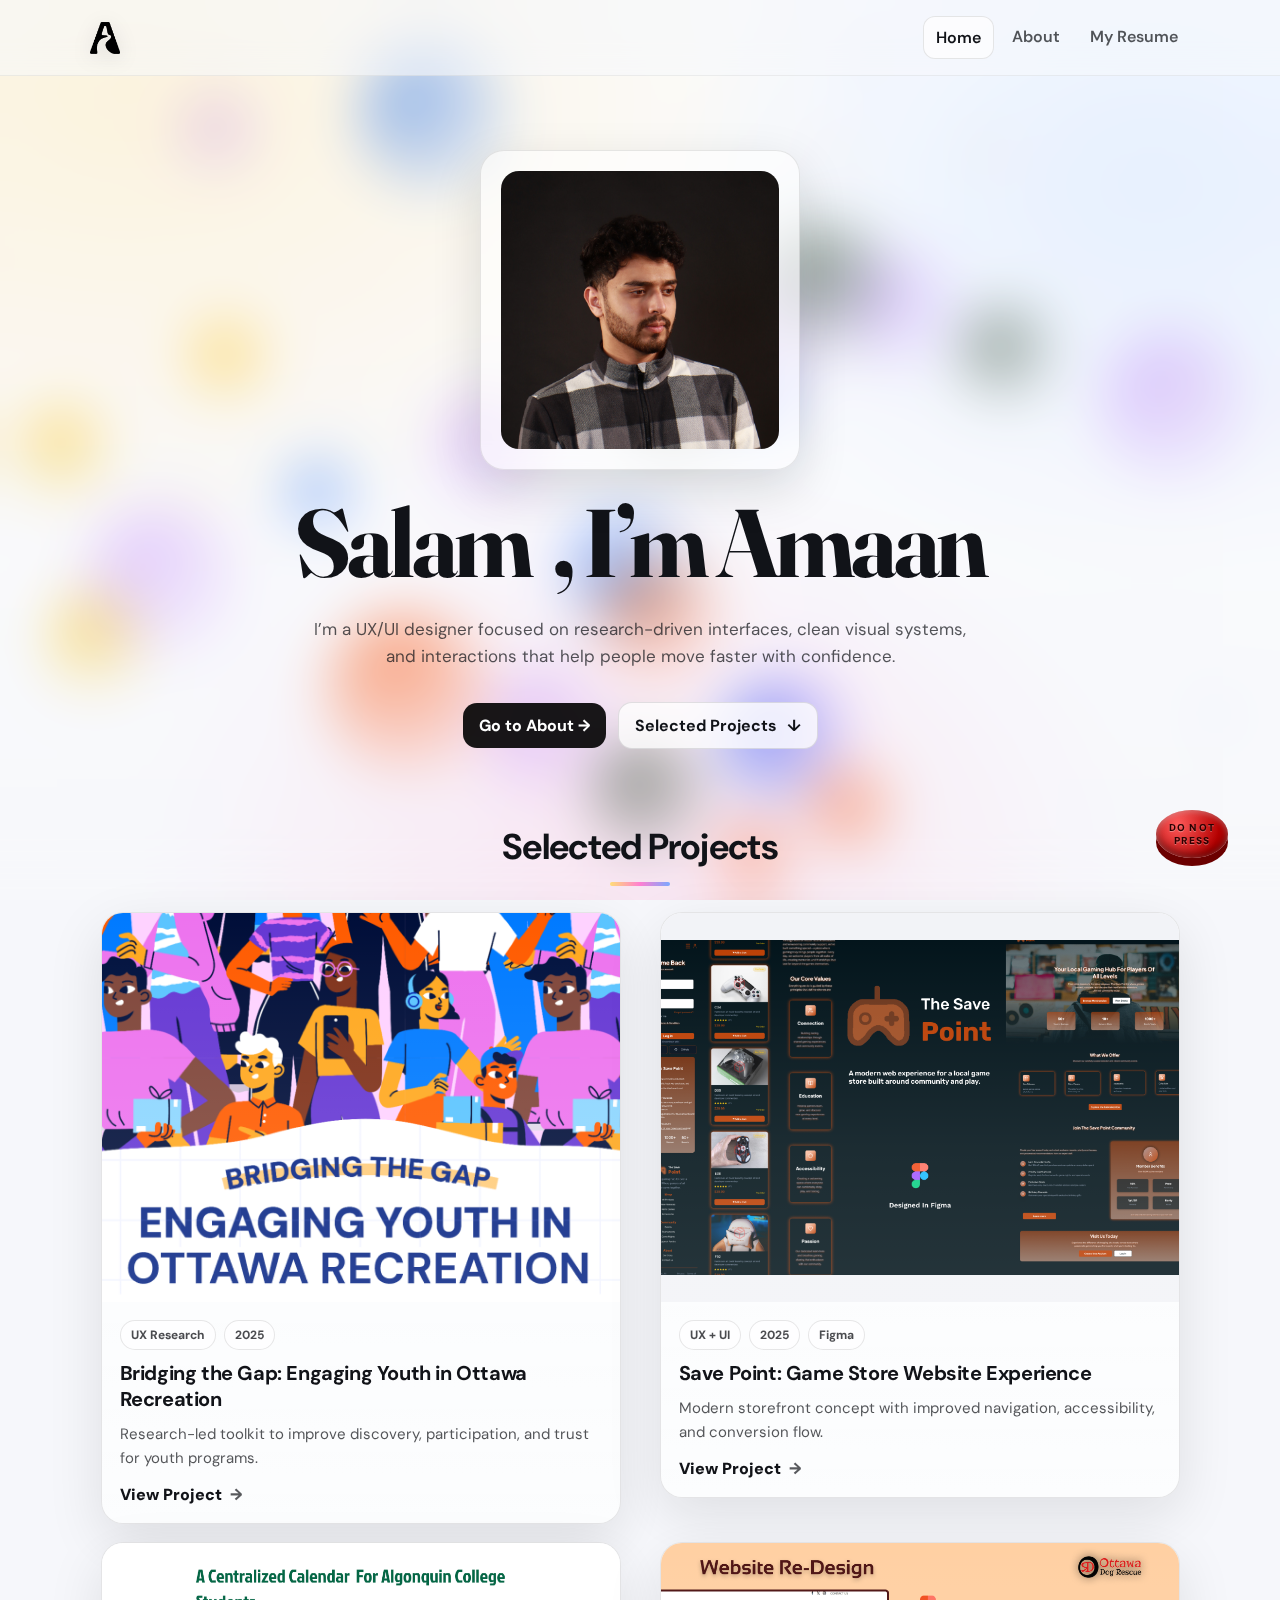
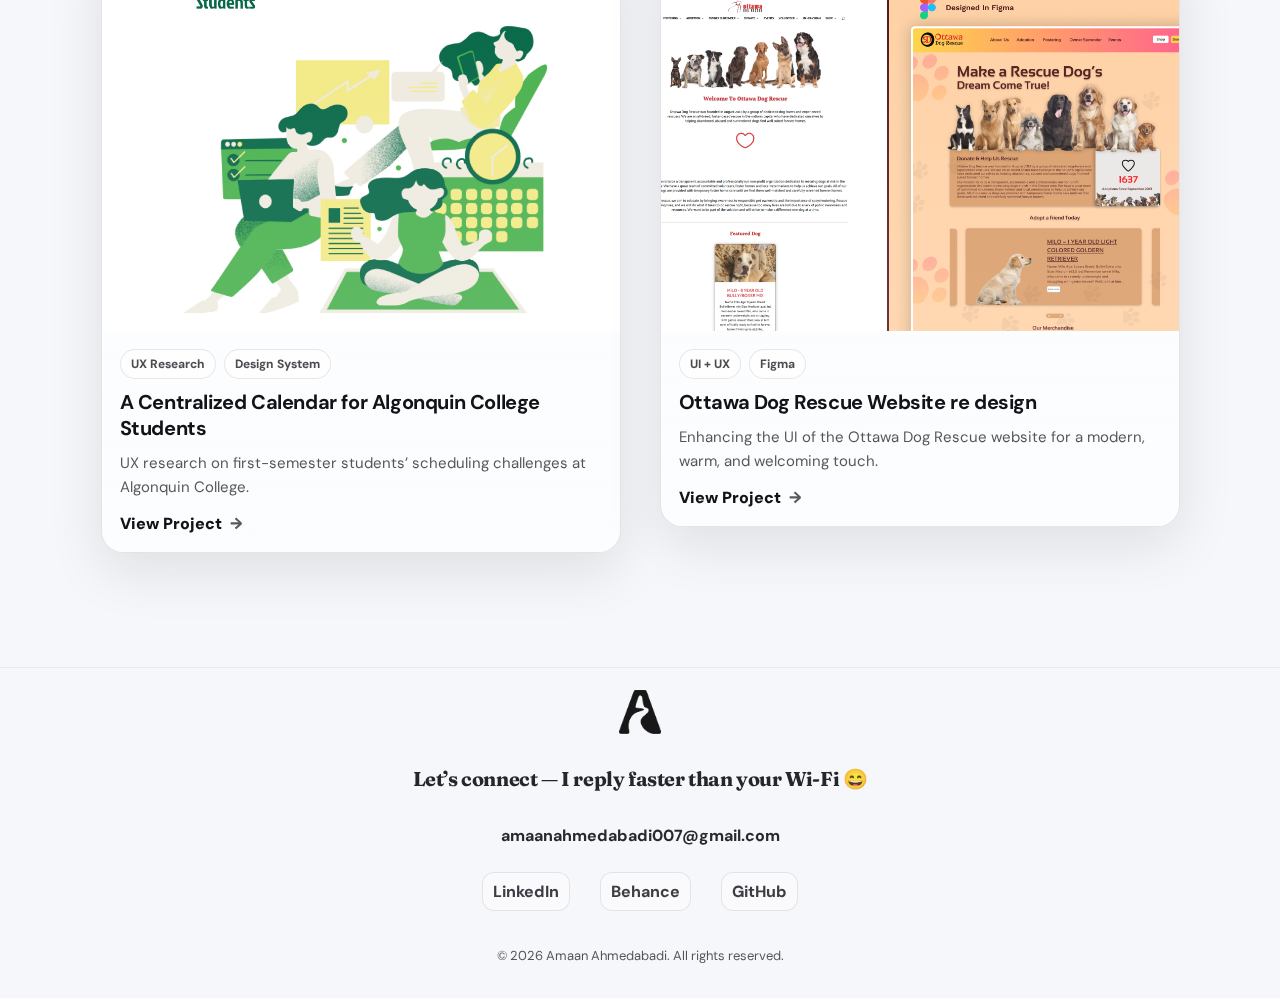
<file: index.html>
<!doctype html>
<html lang="en">

<head>
  <meta charset="utf-8" />
  <meta name="viewport" content="width=device-width, initial-scale=1" />
  <title>Mohammedamaan Ahmedabadi</title>
  <meta name="description" content="Amaan — UX / UI portfolio. Selected projects, about, and resume." />

  <!-- Modern, classy fonts -->
  <link rel="preconnect" href="https://fonts.googleapis.com">
  <link rel="preconnect" href="https://fonts.gstatic.com" crossorigin>
  <link
    href="https://fonts.googleapis.com/css2?family=DM+Sans:wght@400;500;700&family=Fraunces:opsz,wght@9..144,500;9..144,700&display=swap"
    rel="stylesheet">

  <link rel="stylesheet" href="style.css" />
</head>

<body>
  <!-- Background -->
  <div class="bg-wrap" id="bgWrap" aria-hidden="true"></div>
  <div class="blur-layer" aria-hidden="true"></div>

  <!-- Header / Nav -->
  <header>
    <div class="container nav">
      <a class="brand" href="index.html" aria-label="Go to home">
        <img src="assets/logo.png" alt="Amaan logo" class="brand-logo" />
      </a>

      <!-- Desktop Nav -->
      <nav class="nav-links" aria-label="Primary navigation">
        <a class="is-active" href="index.html">Home</a>
        <a href="about.html">About</a>
        <a href="resume.pdf" target="_blank" rel="noopener">My Resume</a>
      </nav>

      <!-- Hamburger (mobile only) -->
      <button class="nav-toggle" id="navToggle" aria-label="Open menu" aria-controls="mobileMenu" aria-expanded="false">
        <span class="bar"></span>
        <span class="bar"></span>
        <span class="bar"></span>
      </button>
    </div>

    <!-- Mobile Menu Panel -->
    <div class="mobile-menu" id="mobileMenu" hidden>
      <div class="container mobile-menu-inner">
        <a class="mobile-link is-active" href="index.html">Home</a>
        <a class="mobile-link" href="about.html">About</a>
        <a class="mobile-link" href="resume.pdf" target="_blank" rel="noopener">My Resume</a>
      </div>
    </div>
  </header>


  <main class="container">
    <!-- Hero (no box) -->
    <section class="hero hero-centered">
      <div class="hero-center">
        <!-- Your photo -->
        <div class="hero-card">
          <img class="avatar" src="assets/amaan.jpg" alt="Portrait of Amaan" />
        </div>

        <!-- Text content -->

        <h1 class="hero-name">
          <span id="greeting">Hello</span>, I’m Amaan
        </h1>


        <p class="subline">
          I’m a UX/UI designer focused on research-driven interfaces, clean visual systems,
          and interactions that help people move faster with confidence.
        </p>

        <div class="cta-row cta-center">
          <a class="btn primary" href="about.html">Go to About →</a>
          <a class="btn" href="#projects">Selected Projects <span>↓</span></a>
        </div>
      </div>
    </section>


    <!-- Selected Projects -->
    <section class="section" id="projects">
      <div class="section-head">
        <h2 class="section-title">Selected Projects</h2>
      </div>

      <div class="grid">
        <!-- Project 1 -->
        <article class="project">
          <img class="project-img" src="assets/project-1.png" alt="Bridging the Gap project preview" />
          <div class="project-content">
            <div class="tag-row">
              <span class="tag">UX Research</span>
              <span class="tag">2025</span>
            </div>
            <h3>Bridging the Gap: Engaging Youth in Ottawa Recreation</h3>
            <p>Research-led toolkit to improve discovery, participation, and trust for youth programs.</p>
            <a href="project-1.html">View Project <span>→</span></a>
          </div>
        </article>

        <!-- Project 2 -->
        <article class="project">
          <img class="project-img" src="assets/project-2.png" alt="Save Point game store website preview" />
          <div class="project-content">
            <div class="tag-row">
              <span class="tag">UX + UI</span>
              <span class="tag">2025</span>
              <span class="tag">Figma</span>
            </div>
            <h3>Save Point: Game Store Website Experience</h3>
            <p>Modern storefront concept with improved navigation, accessibility, and conversion flow.</p>
            <a href="project-2.html">View Project <span>→</span></a>
          </div>
        </article>

        <!-- Project 3 -->
        <article class="project">
          <img class="project-img" src="assets/project-3.png"
            alt="A Centralized Calendar for Algonquin College Students" />
          <div class="project-content">
            <div class="tag-row">
              <span class="tag">UX Research</span>
              <span class="tag">Design System</span>
            </div>
            <h3>A Centralized Calendar for Algonquin College Students</h3>
            <p>UX research on first-semester students’ scheduling challenges at Algonquin College.</p>
            <a href="project-3.html">View Project <span>→</span></a>
          </div>
        </article>
        
        <!-- Project 4 -->
        <article class="project">
          <img class="project-img" src="assets/project-4.png" alt="Personal portfolio theme preview" />
          <div class="project-content">
            <div class="tag-row">
              <span class="tag">UI + UX</span>
              <span class="tag">Figma</span>
            </div>
            <h3>Ottawa Dog Rescue Website re design</h3>
            <p>Enhancing the UI of the Ottawa Dog Rescue website for a modern, warm, and welcoming touch.</p>
            <a href="project-4.html">View Project <span>→</span></a>
          </div>
        </article>
      </div>
    </section>
  </main>

  <!-- Do Not Press button (gamification) -->
  <button class="dont-press" id="dontPressBtn" type="button" aria-label="Do not press button">
    <span class="button-base"></span>
    <span class="button-top">DO NOT PRESS</span>
  </button>


  <!-- Wand overlay -->
  <div class="wand-layer" id="wandLayer" hidden aria-hidden="true">
    <input id="spellInput" type="text" inputmode="text" autocomplete="off" autocapitalize="none" spellcheck="false"
      aria-label="Type spell" style="
    position:absolute;
    opacity:0;
    pointer-events:none;
    width:1px;
    height:1px;
    left:-9999px;
  " />

    <div class="wand" id="wand">
      <span class="wand-emoji">🪄</span>
      <span class="wand-glow" id="wandGlow"></span>
    </div>

    <div class="spell-hint" id="spellHint">
      Told you not to press the button!<br> Now only magic can fix this website. <br><span class="spell">Hint: Cast a
        spell — Reparo ✨</span>
      <span class="progress" id="spellProgress"></span>
    </div>
  </div>

  <!-- Flash overlay -->
  <div class="flashbang" id="flashbang" hidden aria-hidden="true"></div>


  <!-- Footer (full width like header, no box) -->
  <footer>
    <div class="container footer-inner footer-centered">

      <img src="assets/logo.png" alt="Amaan logo" class="footer-logo" />


      <h3 class="footer-title">
        Let’s connect — I reply faster than your Wi-Fi 😄
      </h3>

      <!-- Email (first line) -->
      <div class="footer-email">
        <a href="mailto:amaanahmedabadi007@gmail.com">amaanahmedabadi007@gmail.com</a>
      </div>

      <!-- Social links (second line) -->
      <div class="footer-links">
        <a href="https://www.linkedin.com/in/amaan-ahmedabadi-ux-designer/" target="_blank" rel="noopener">LinkedIn</a>
        <a href="https://www.behance.net/" target="_blank" rel="noopener">Behance</a>
        <a href="https://github.com/" target="_blank" rel="noopener">GitHub</a>
      </div>

      <p class="copyright">
        © <span id="year"></span> Amaan Ahmedabadi. All rights reserved.
      </p>
    </div>
  </footer>


  <script src="script.js"></script>
</body>

</html>
</file>
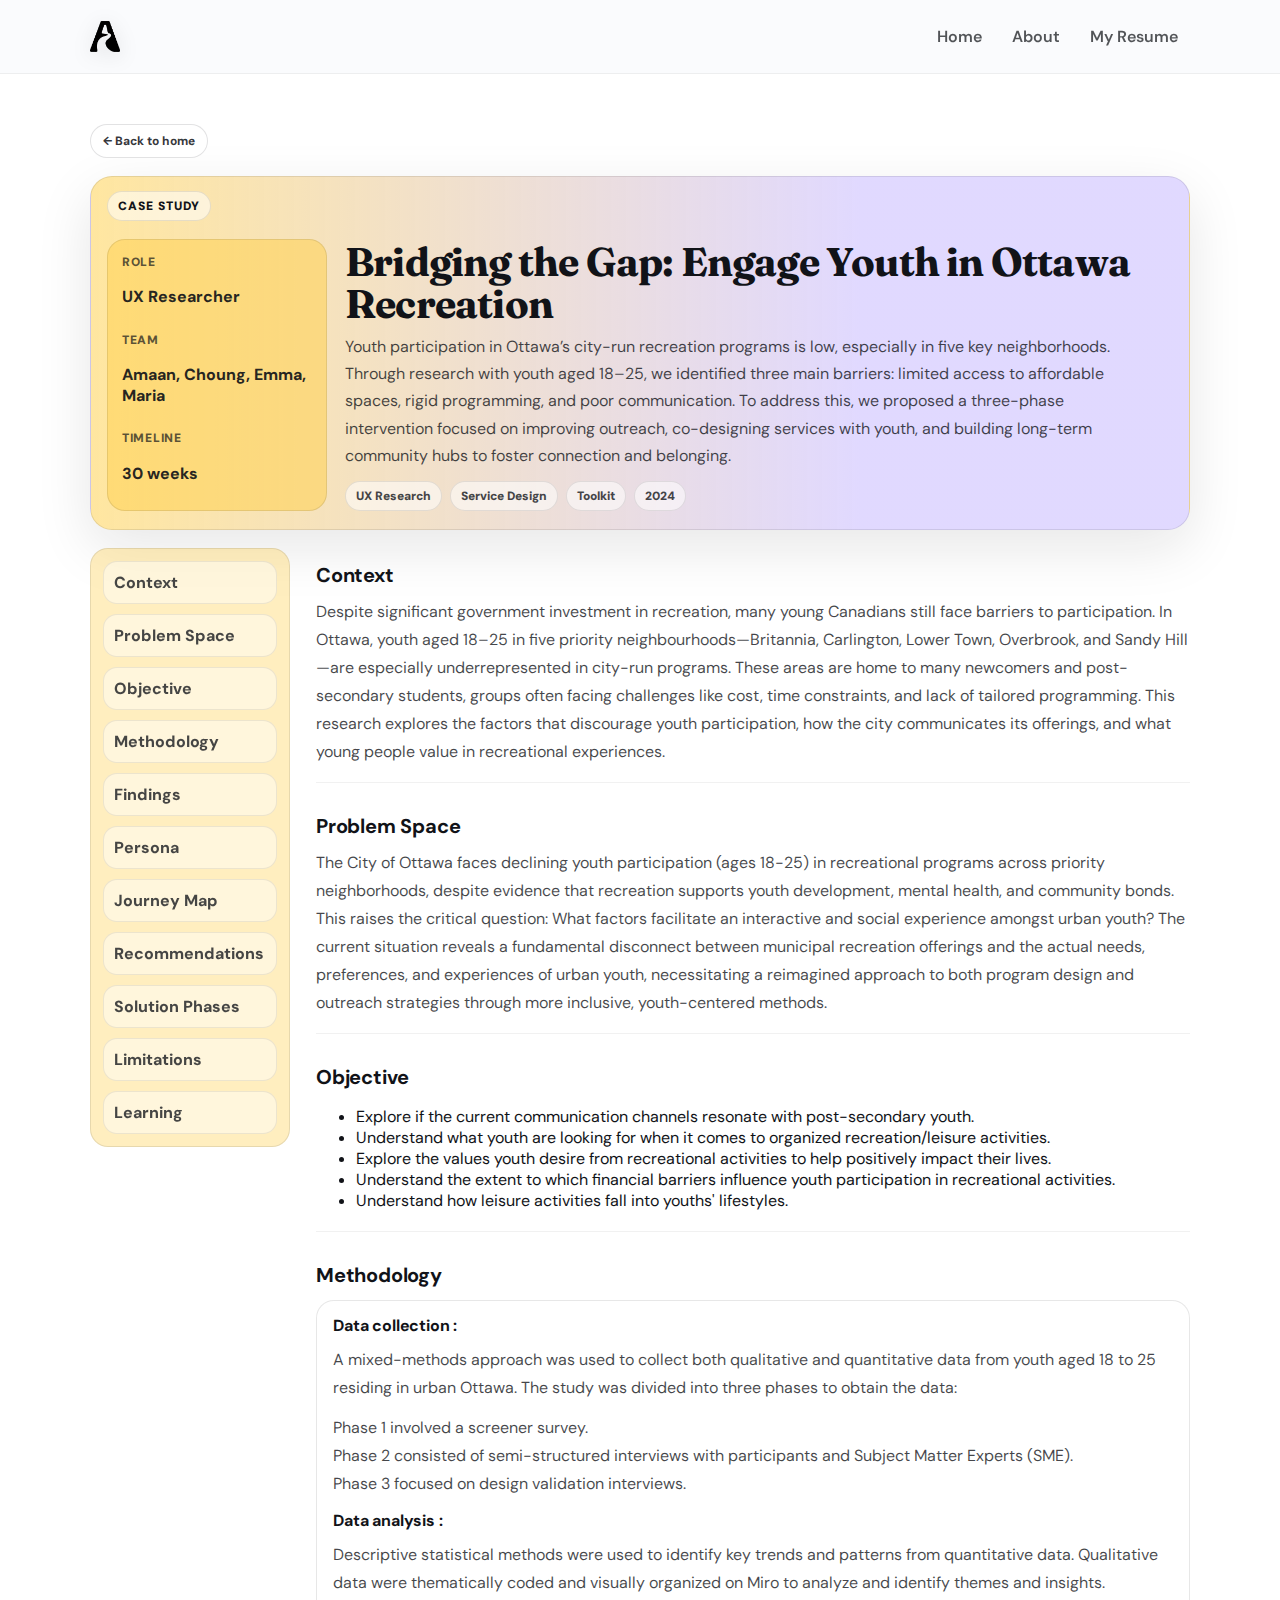
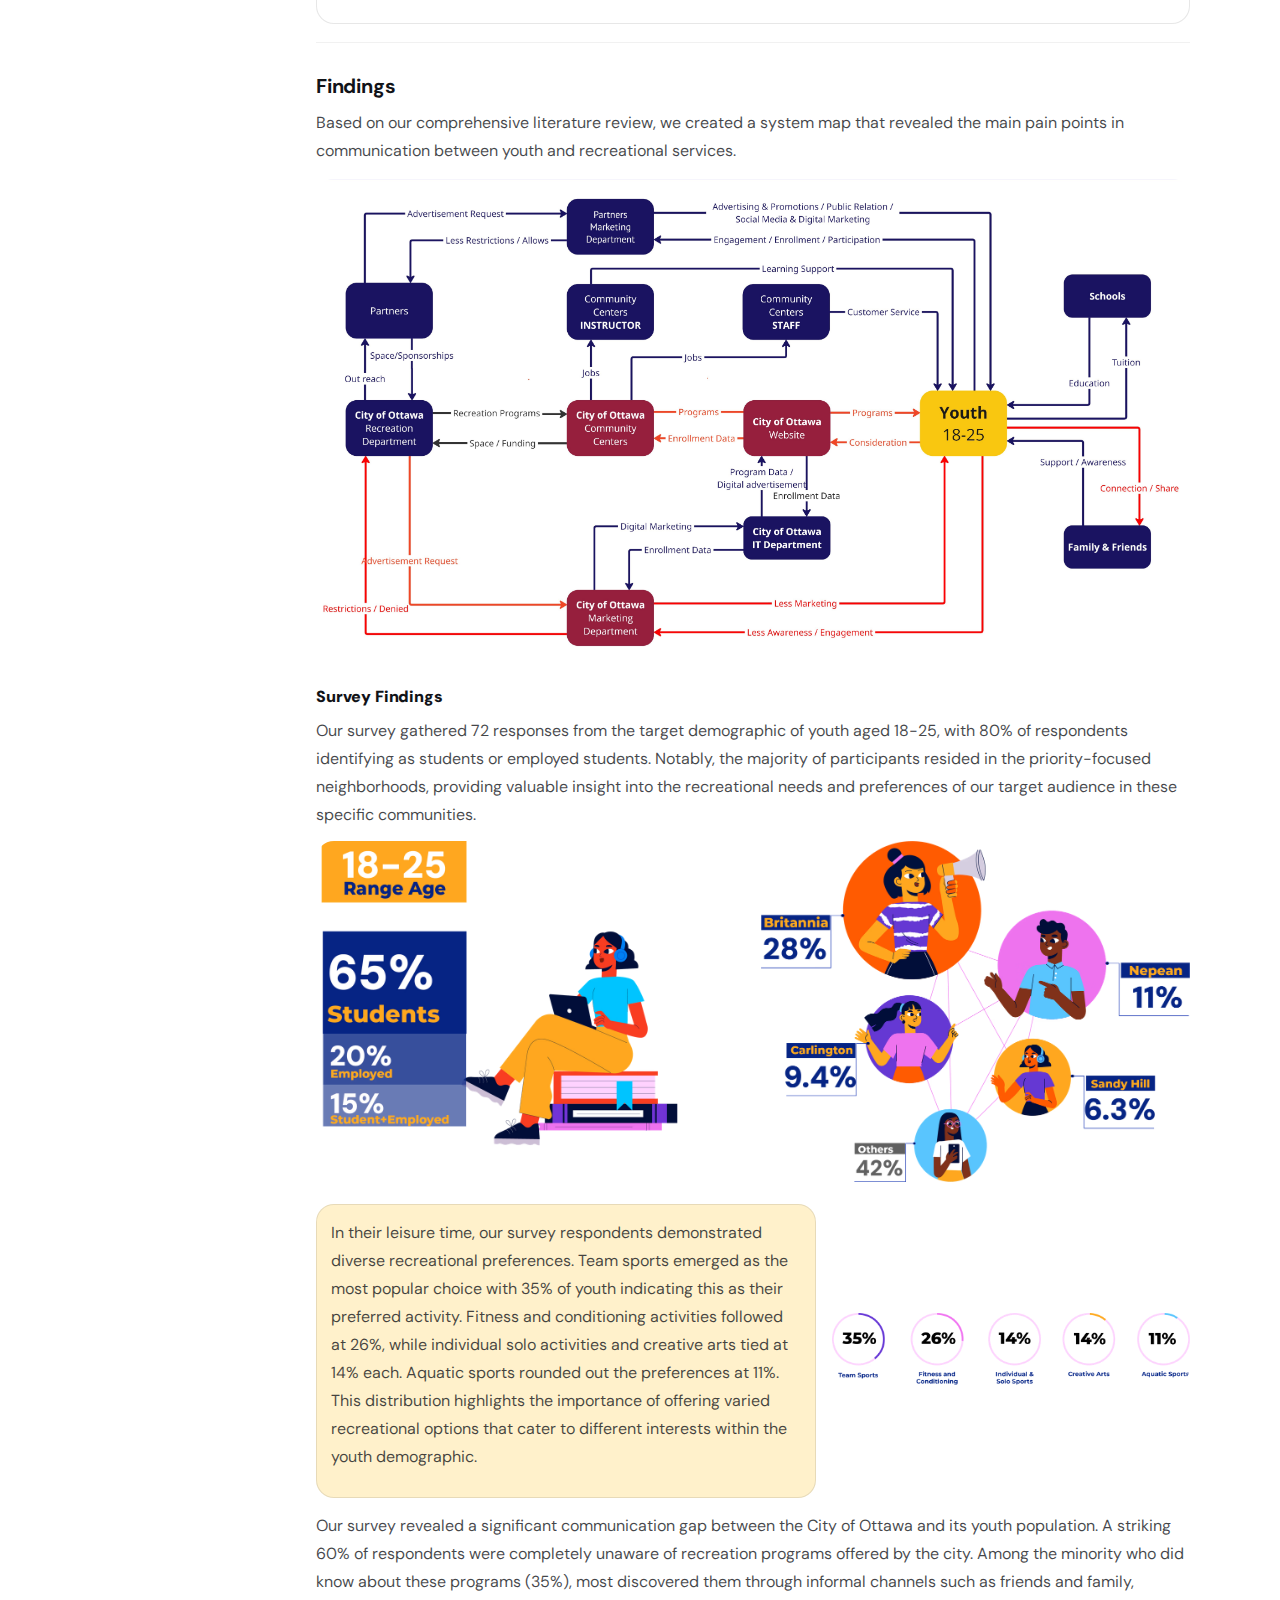
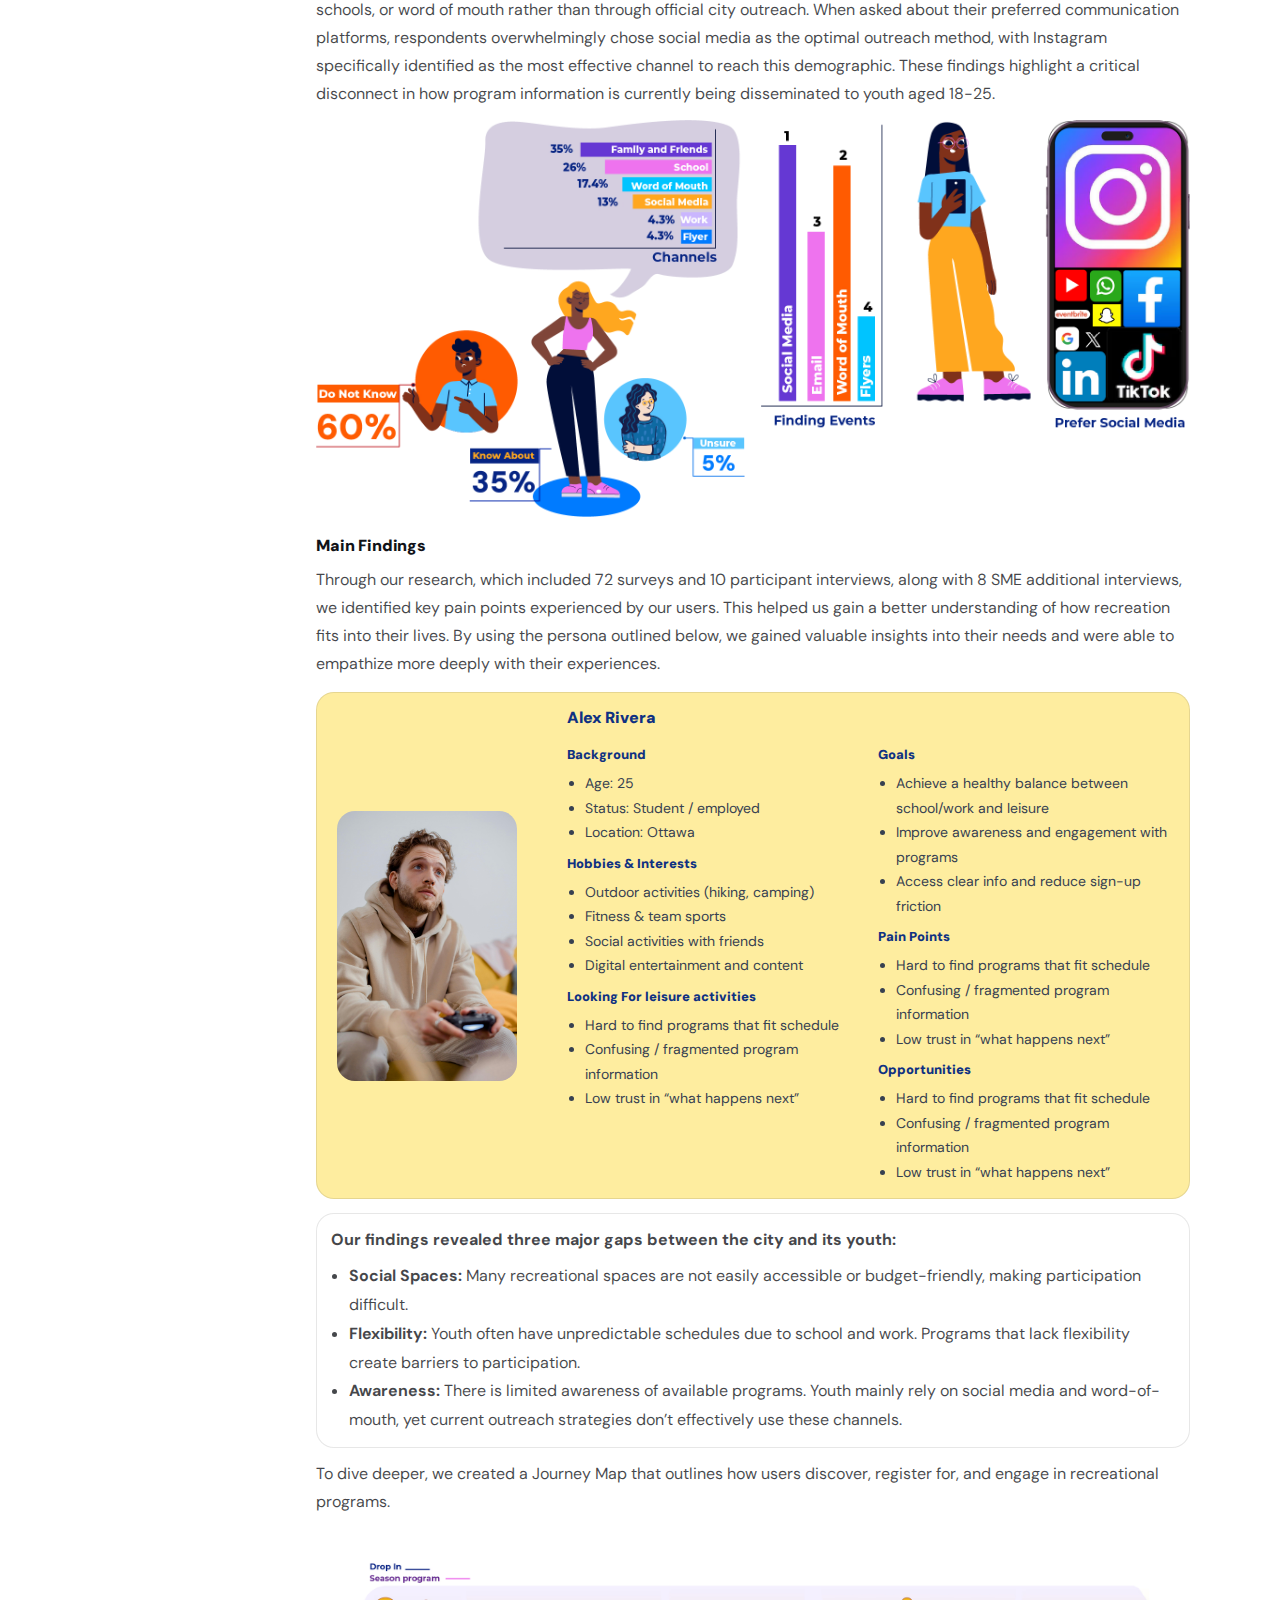
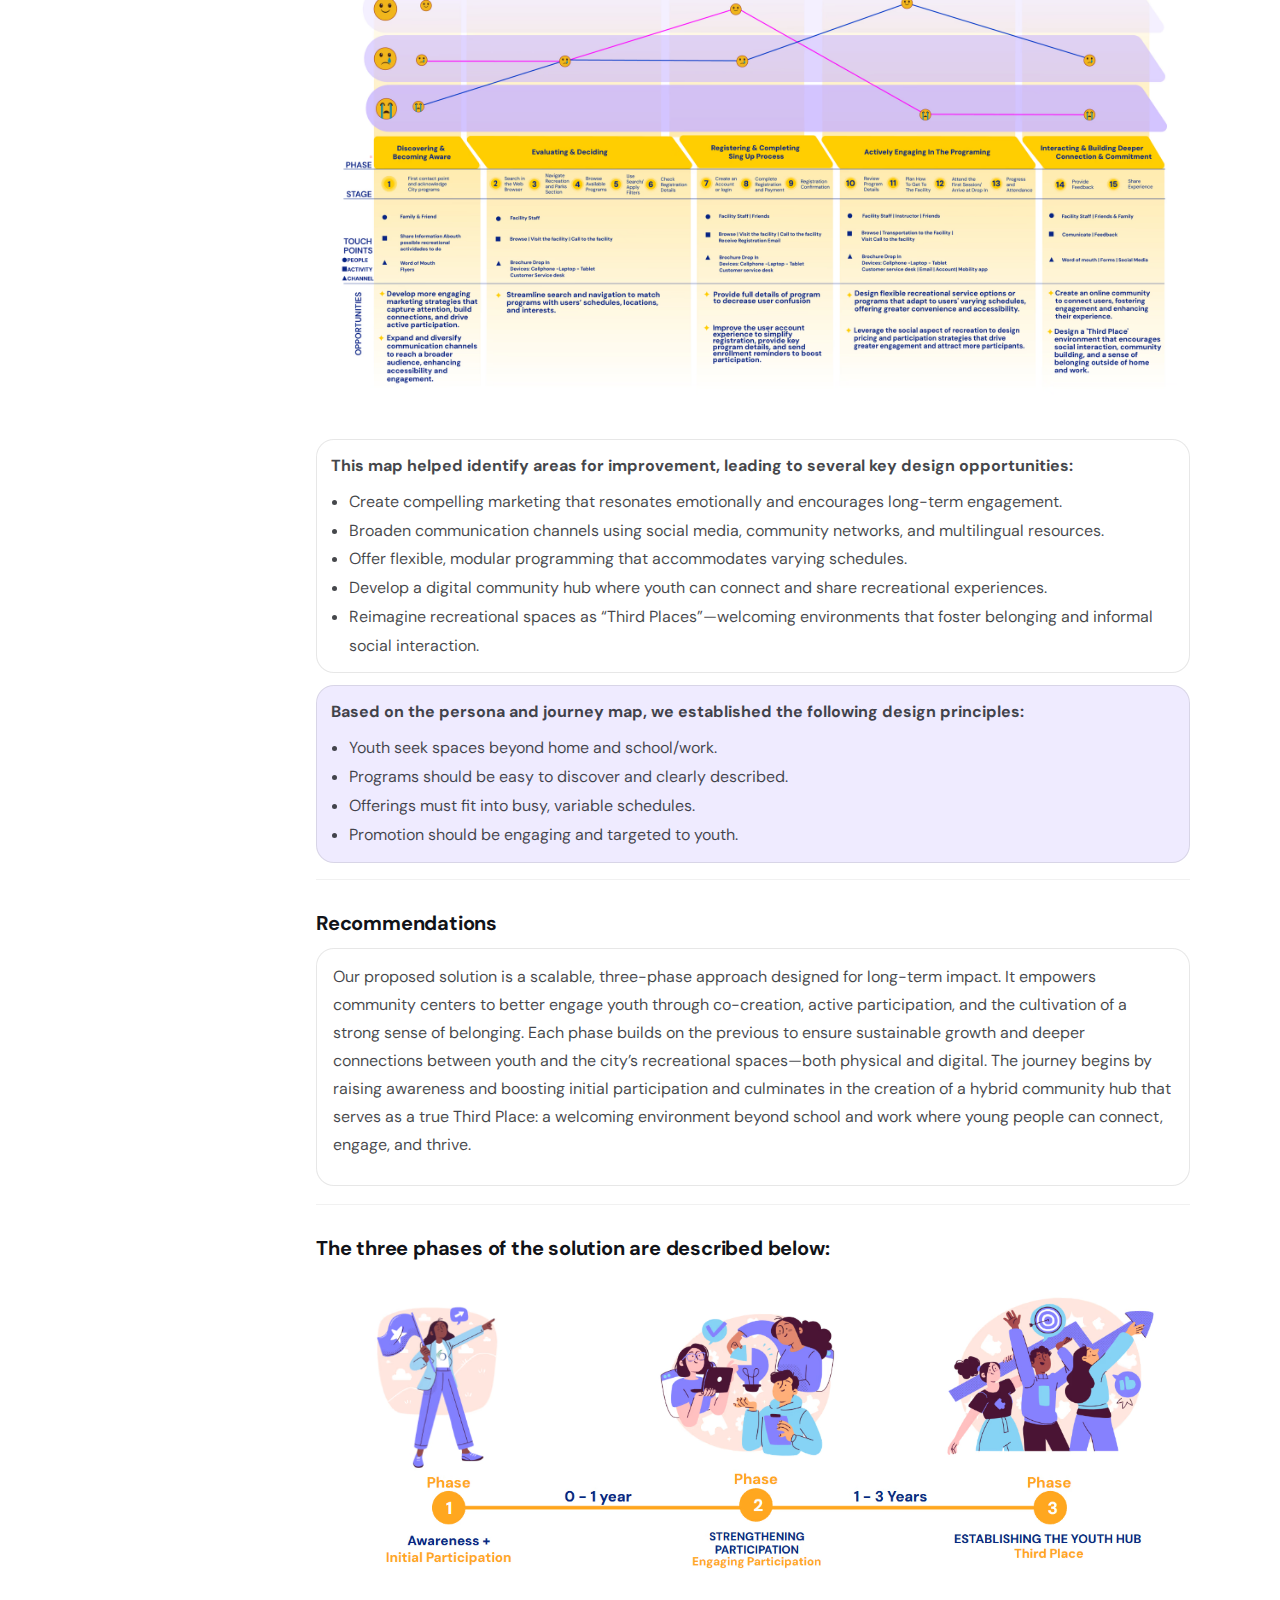
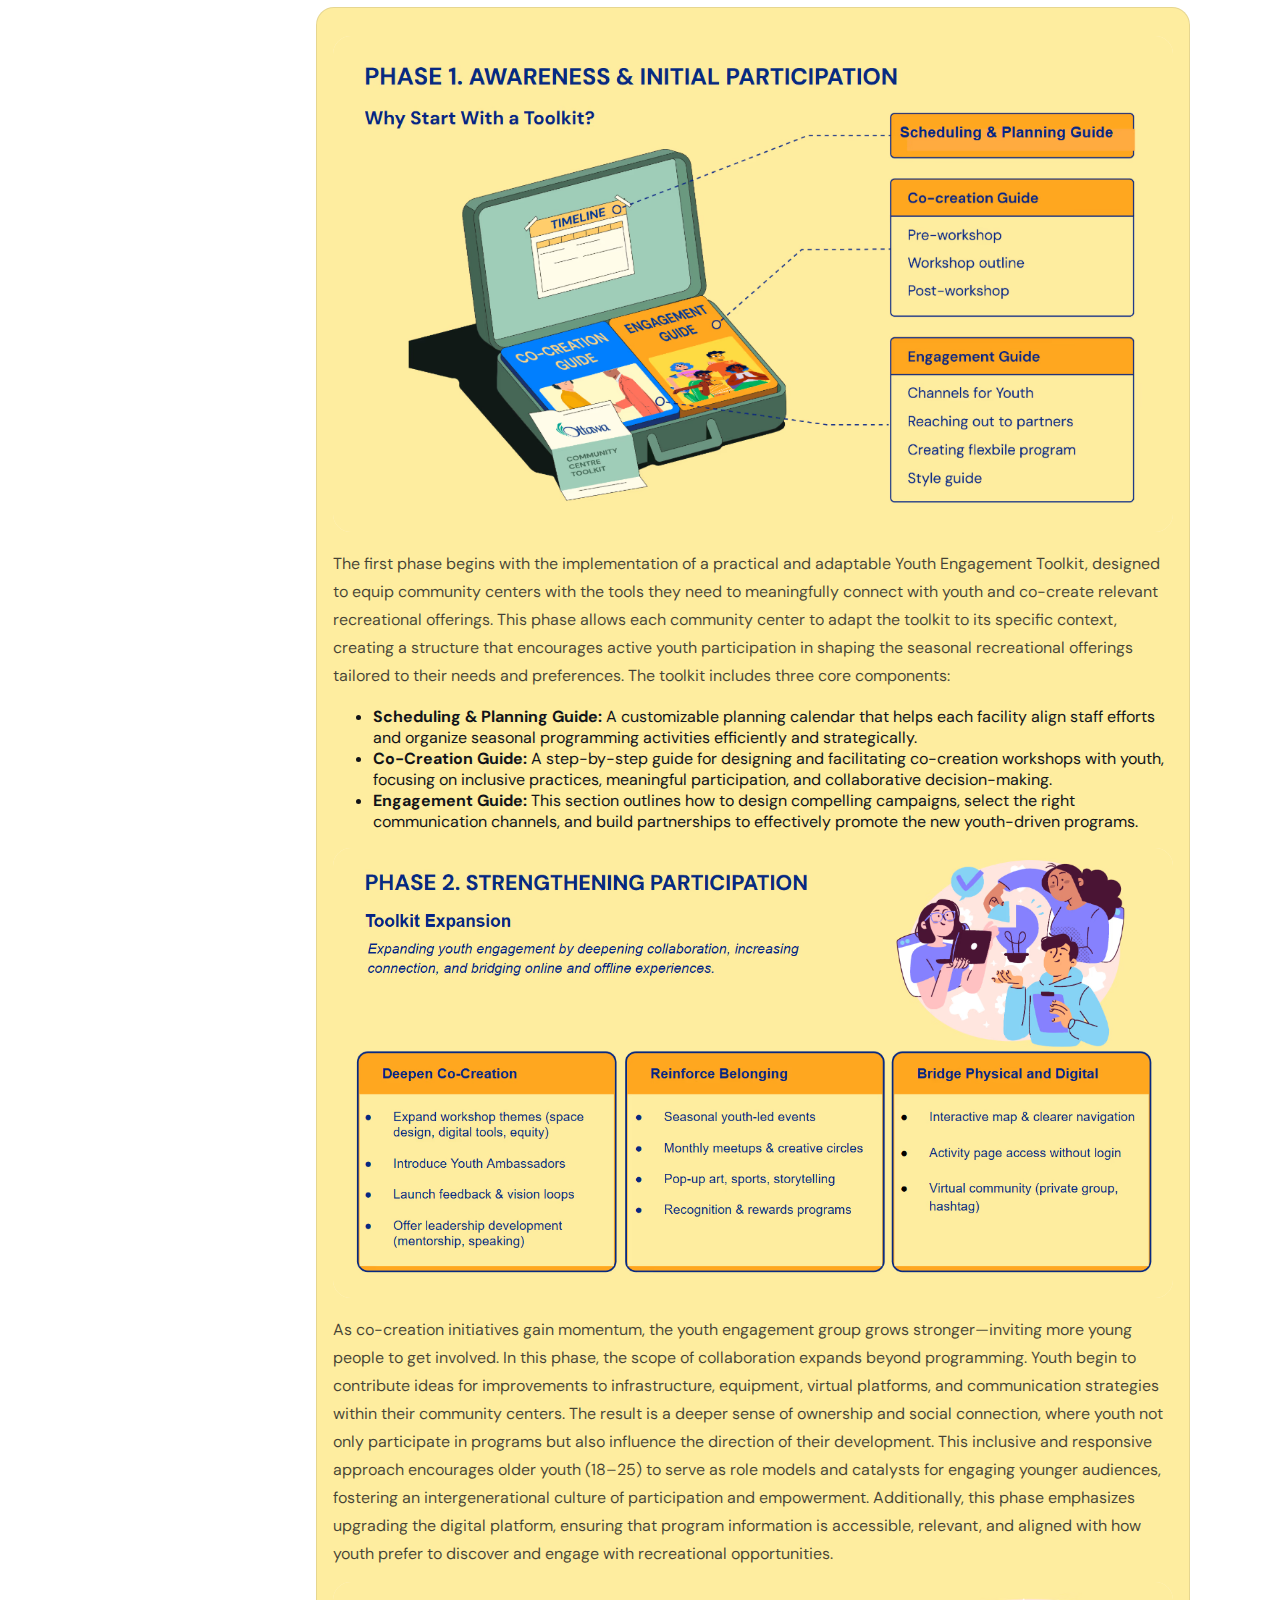
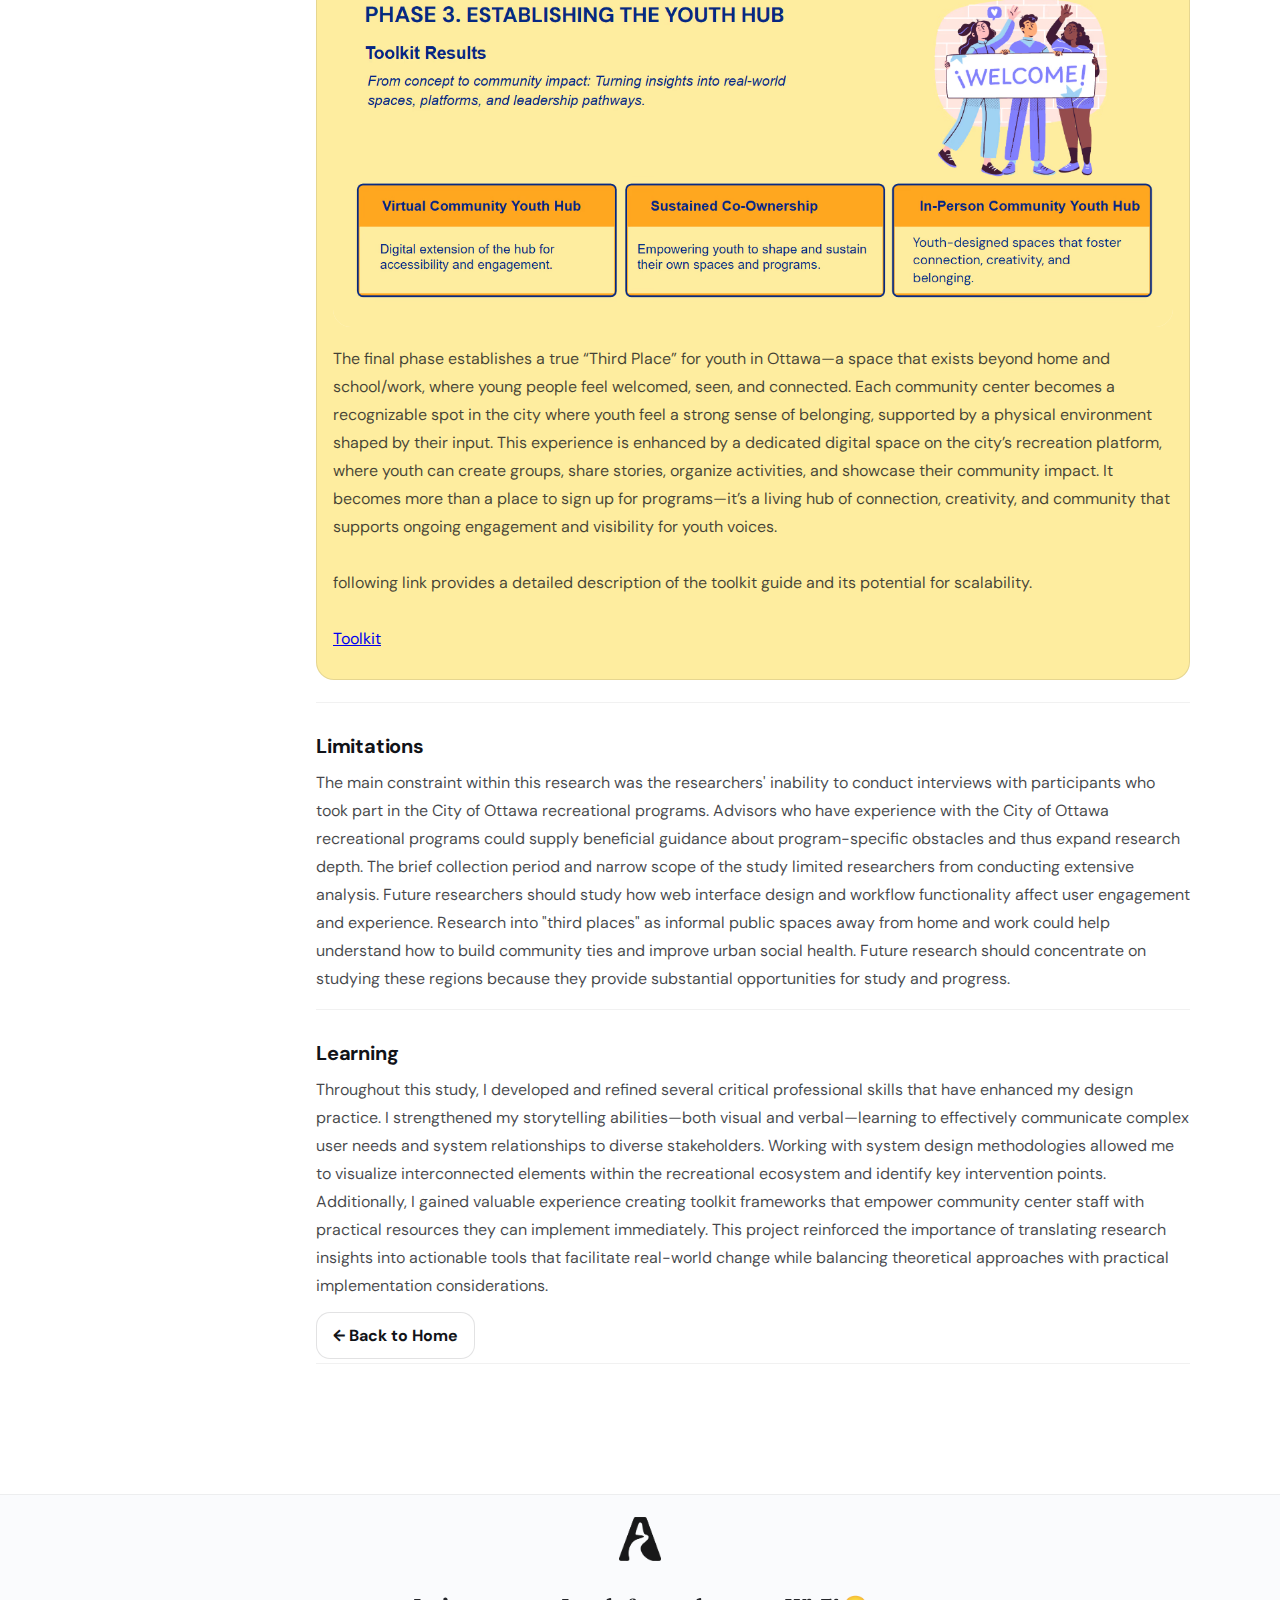
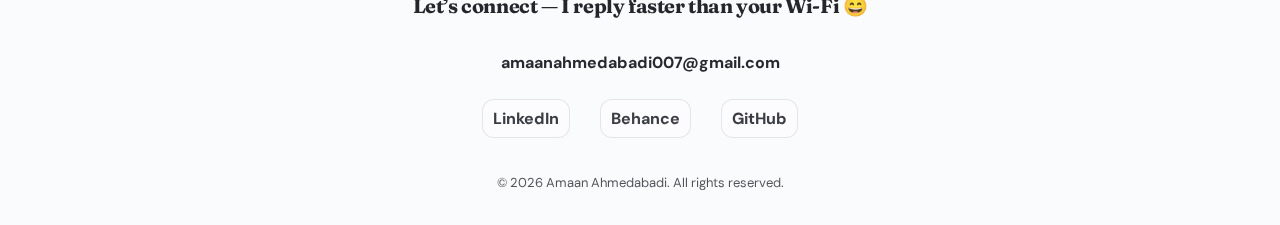
<file: project-1.html>
<!-- project-1.html -->
<!doctype html>
<html lang="en">

<head>
  <meta charset="utf-8" />
  <meta name="viewport" content="width=device-width, initial-scale=1" />
  <title>Bridging the Gap: Engage Youth in Ottawa Recreation</title>
  <meta name="description" content="Case study: Bridging the Gap — Engaging Youth in Ottawa Recreation." />

  <link rel="preconnect" href="https://fonts.googleapis.com">
  <link rel="preconnect" href="https://fonts.gstatic.com" crossorigin>
  <link
    href="https://fonts.googleapis.com/css2?family=DM+Sans:wght@400;500;700&family=Fraunces:opsz,wght@9..144,500;9..144,700&display=swap"
    rel="stylesheet">

  <link rel="stylesheet" href="style.css" />
  <link rel="stylesheet" href="project-1.css">
</head>

<body class="project-page">
  <!-- Background -->
  <!-- <div class="bg-wrap" id="bgWrap" aria-hidden="true"></div> -->
  <!-- <div class="blur-layer" aria-hidden="true"></div> -->

  <!-- Header / Nav (same as index) -->
  <header>
    <div class="container nav">
      <a class="brand" href="index.html" aria-label="Go to home">
        <img src="assets/logo.png" alt="Amaan logo" class="brand-logo" />
      </a>

      <nav class="nav-links" aria-label="Primary navigation">
        <a href="index.html">Home</a>
        <a href="about.html">About</a>
        <a href="resume.pdf" target="_blank" rel="noopener">My Resume</a>
      </nav>

      <button class="nav-toggle" id="navToggle" aria-label="Open menu" aria-controls="mobileMenu" aria-expanded="false">
        <span class="bar"></span>
        <span class="bar"></span>
        <span class="bar"></span>
      </button>
    </div>

    <div class="mobile-menu" id="mobileMenu" hidden>
      <div class="container mobile-menu-inner">
        <a class="mobile-link" href="index.html">Home</a>
        <a class="mobile-link" href="about.html">About</a>
        <a class="mobile-link" href="resume.pdf" target="_blank" rel="noopener">My Resume</a>
      </div>
    </div>
  </header>

  <main class="container cs">

    <!-- Top back pill like screenshot -->
    <div class="cs-topbar">
      <a class="cs-backpill" href="index.html">← Back to home</a>
    </div>

    <!-- HERO CARD (like your screenshot) -->
    <section class="cs-hero" aria-label="Case study hero">
      <div class="cs-hero-card">
        <div class="cs-hero-top">
          <span class="cs-pill">Case Study</span>
        </div>

        <div class="cs-hero-grid">
          <aside class="cs-hero-meta">
            <div class="cs-meta-item">
              <div class="cs-meta-label">Role</div>
              <div class="cs-meta-value">UX Researcher</div>
            </div>

            <div class="cs-meta-item">
              <div class="cs-meta-label">Team</div>
              <div class="cs-meta-value">Amaan, Choung, Emma, Maria</div>
            </div>

            <div class="cs-meta-item">
              <div class="cs-meta-label">Timeline</div>
              <div class="cs-meta-value">30 weeks</div>
            </div>
          </aside>

          <div class="cs-hero-main">
            <h1 class="cs-title">Bridging the Gap: Engage Youth in Ottawa Recreation</h1>
            <p class="cs-lede">
              Youth participation in Ottawa’s city-run recreation programs is low, especially in five key neighborhoods.
              Through research with youth aged 18–25, we identified three main barriers: limited access to affordable
              spaces, rigid programming, and poor communication. To address this, we proposed a three-phase intervention
              focused on improving outreach, co-designing services with youth, and building long-term community hubs to
              foster connection and belonging.
            </p>

            <div class="cs-hero-tags">
              <span class="cs-tag">UX Research</span>
              <span class="cs-tag">Service Design</span>
              <span class="cs-tag">Toolkit</span>
              <span class="cs-tag">2024</span>
            </div>
          </div>
        </div>
      </div>
    </section>

    <!-- BODY -->
    <section class="cs-body">
      <!-- LEFT mini nav (desktop) -->
      <nav class="cs-side" aria-label="Case study sections">
        <a href="#context">Context</a>
        <a href="#problem">Problem Space</a>
        <a href="#objective">Objective</a>
        <a href="#methodology">Methodology</a>
        <a href="#findings">Findings</a>
        <a href="#persona">Persona</a>
        <a href="#journey">Journey Map</a>
        <a href="#recommendations">Recommendations</a>
        <a href="#phases">Solution Phases</a>
        <a href="#limitations">Limitations</a>
        <a href="#learning">Learning</a>
      </nav>

      <!-- MAIN column -->
      <article class="cs-main">
        <section class="cs-section" id="context">
          <h2>Context</h2>
          <p>
            Despite significant government investment in recreation, many young Canadians still face barriers to
            participation. In Ottawa, youth aged 18–25 in five priority neighbourhoods—Britannia, Carlington, Lower
            Town, Overbrook, and Sandy Hill—are especially underrepresented in city-run programs. These areas are home
            to many newcomers and post-secondary students, groups often facing challenges like cost, time constraints,
            and lack of tailored programming. This research explores the factors that discourage youth participation,
            how the city communicates its offerings, and what young people value in recreational experiences.
          </p>
        </section>

        <section class="cs-section" id="problem">
          <h2>Problem Space</h2>
          <p>
            The City of Ottawa faces declining youth participation (ages 18-25) in recreational programs across priority
            neighborhoods, despite evidence that recreation supports youth development, mental health, and community
            bonds. This raises the critical question: What factors facilitate an interactive and social experience
            amongst urban youth? The current situation reveals a fundamental disconnect between municipal recreation
            offerings and the actual needs, preferences, and experiences of urban youth, necessitating a reimagined
            approach to both program design and outreach strategies through more inclusive, youth-centered methods.
          </p>
        </section>

        <section class="cs-section" id="objective">
          <h2>Objective</h2>
          <ul>
            <li>Explore if the current communication channels resonate with post-secondary youth.</li>
            <li>Understand what youth are looking for when it comes to organized recreation/leisure activities.</li>
            <li>Explore the values youth desire from recreational activities to help positively impact their lives.</li>
            <li>Understand the extent to which financial barriers influence youth participation in recreational
              activities.</li>
            <li>Understand how leisure activities fall into youths' lifestyles.</li>
          </ul>
        </section>

        <section class="cs-section" id="methodology">
          <h2>Methodology</h2>

          <div class="cs-callout">
            <h3>Data collection :</h3>
            <p>A mixed-methods approach was used to collect both qualitative and quantitative data from youth aged 18 to
              25 residing in urban Ottawa. The study was divided into three phases to obtain the data: </p>
            <p>Phase 1 involved a screener survey.
              <br>Phase 2 consisted of semi-structured interviews with participants and Subject Matter Experts (SME).
              <br>Phase 3 focused on design validation interviews.
            </p>
            <h3>Data analysis :</h3>
            <p> Descriptive statistical methods were used to identify key trends and patterns from quantitative data.
              Qualitative data were thematically coded and visually organized on Miro to analyze and identify themes and
              insights.</p>
          </div>
        </section>

        <section class="cs-section" id="findings">
          <h2>Findings</h2>
          <p class="cs-lead">
            Based on our comprehensive literature review, we created a system map that revealed the main pain points in
            communication between youth and recreational services.
          </p>

          <!-- System Map -->
          <figure class="cs-figure">
            <img src="assets/System Map.jpg" alt="System map showing communication flow and pain points" />
          </figure>

          <!-- Survey Findings -->
          <h3 class="cs-subtitle">Survey Findings</h3>
          <p>
            Our survey gathered 72 responses from the target demographic of youth aged 18-25, with 80% of respondents
            identifying as students or employed students. Notably, the majority of participants resided in the
            priority-focused neighborhoods, providing valuable insight into the recreational needs and preferences of
            our target audience in these specific communities.
          </p>

          <!-- Right: donut / distribution -->
          <div class="cs-figure-row">
            <figure class="cs-figure cs-figure-tight">
              <img src="assets/Demographic.avif" alt="Demographic" />
            </figure>
            <figure class="cs-figure cs-figure-tight">
              <img src="assets/population.avif" alt="population by neighbourhood" />
            </figure>
          </div>

          <div class="cs-findings-grid">

            <div class="cs-stat-card">
              <p>
                In their leisure time, our survey respondents demonstrated diverse recreational preferences. Team sports
                emerged as the most popular choice with 35% of youth indicating this as their preferred activity.
                Fitness and conditioning activities followed at 26%, while individual solo activities and creative arts
                tied at 14% each. Aquatic sports rounded out the preferences at 11%. This distribution highlights the
                importance of offering varied recreational options that cater to different interests within the youth
                demographic.
              </p>
            </div>
            <figure class="cs-figure ">
              <img src="assets/preference.avif" alt="population by neighbourhood" />
            </figure>

          </div>
          <p>Our survey revealed a significant communication gap between the City of Ottawa and its youth population. A
            striking 60% of respondents were completely unaware of recreation programs offered by the city. Among the
            minority who did know about these programs (35%), most discovered them through informal channels such as
            friends and family, schools, or word of mouth rather than through official city outreach. When asked about
            their preferred communication platforms, respondents overwhelmingly chose social media as the optimal
            outreach method, with Instagram specifically identified as the most effective channel to reach this
            demographic. These findings highlight a critical disconnect in how program information is currently being
            disseminated to youth aged 18-25.</p>
          <!-- Outreach / social preference visuals row -->
          <div class="cs-figure-row">
            <figure class="cs-figure cs-figure-tight">
              <img src="assets/awareness.avif" alt="Chart showing outreach channels" />
            </figure>
            <figure class="cs-figure cs-figure-tight">
              <img src="assets/outreach method.avif" alt="Social media preference visuals" />
            </figure>
          </div>

          <!-- Main Findings -->
          <h3 class="cs-subtitle" id="persona">Main Findings</h3>
          <p>
            Through our research, which included 72 surveys and 10 participant interviews, along with 8 SME additional
            interviews, we identified key pain points experienced by our users. This helped us gain a better
            understanding of how recreation fits into their lives. By using the persona outlined below, we gained
            valuable insights into their needs and were able to empathize more deeply with their experiences.
          </p>

          <!-- Persona block -->
          <div class="cs-persona">
            <figure class="cs-persona-photo">
              <img src="assets/persona.jpg" alt="Persona illustration placeholder" />
            </figure>

            <div class="cs-persona-body">
              <h4 class="cs-persona-name">Alex Rivera</h4>

              <div class="cs-persona-cols">
                <div>

                  <h5>Background</h5>
                  <ul>
                    <li>Age: 25</li>
                    <li>Status: Student / employed</li>
                    <li>Location: Ottawa</li>
                  </ul>

                  <h5>Hobbies & Interests</h5>
                  <ul>
                    <li>Outdoor activities (hiking, camping)</li>
                    <li>Fitness & team sports</li>
                    <li>Social activities with friends</li>
                    <li>Digital entertainment and content</li>
                  </ul>

                  <h5>Looking For leisure activities</h5>
                  <ul>
                    <li>Hard to find programs that fit schedule</li>
                    <li>Confusing / fragmented program information</li>
                    <li>Low trust in “what happens next”</li>
                  </ul>
                </div>

                <div>
                  <h5>Goals</h5>
                  <ul>
                    <li>Achieve a healthy balance between school/work and leisure</li>
                    <li>Improve awareness and engagement with programs</li>
                    <li>Access clear info and reduce sign-up friction</li>
                  </ul>

                  <h5>Pain Points</h5>
                  <ul>
                    <li>Hard to find programs that fit schedule</li>
                    <li>Confusing / fragmented program information</li>
                    <li>Low trust in “what happens next”</li>
                  </ul>

                  <h5>Opportunities</h5>
                  <ul>
                    <li>Hard to find programs that fit schedule</li>
                    <li>Confusing / fragmented program information</li>
                    <li>Low trust in “what happens next”</li>
                  </ul>
                </div>
              </div>
            </div>
          </div>

          <!-- 3 gap bullets (like screenshot) -->
          <div class="cs-bullets" >
            <p>Our findings revealed three major gaps between the city and its youth:</p>
            <ul>
              <li><strong>Social Spaces:</strong> Many recreational spaces are not easily accessible or budget-friendly,
                making participation difficult.</li>
              <li><strong>Flexibility:</strong> Youth often have unpredictable schedules due to school and work.
                Programs that lack flexibility create barriers to participation.</li>
              <li><strong>Awareness:</strong> There is limited awareness of available programs. Youth mainly rely on
                social media and word-of-mouth, yet current outreach strategies don’t effectively use these channels.
              </li>
            </ul>
          </div>

          <p class="cs-lead">
            To dive deeper, we created a Journey Map that outlines how users discover, register for, and engage in
            recreational programs.
          </p>

          <!-- Journey Map -->
          <!-- <figure class="cs-figure">
            <img src="assets/Journey Map.avif" alt="Journey map placeholder" />
          </figure> -->

          <figure class="cs-figure cs-zoom" id="journey">
            <img class="cs-zoom-img" src="assets/Journey Map.avif" alt="Journey map" />
            <div class="cs-zoom-lens" aria-hidden="true"></div>
          </figure>


          <!-- Opportunities + principles -->
          <div class="cs-bullets">
            <p>This map helped identify areas for improvement, leading to several key design opportunities:</p>
            <ul>
              <li>Create compelling marketing that resonates emotionally and encourages long-term engagement.</li>
              <li>Broaden communication channels using social media, community networks, and multilingual resources.
              </li>
              <li>Offer flexible, modular programming that accommodates varying schedules.</li>
              <li>Develop a digital community hub where youth can connect and share recreational experiences.</li>
              <li>Reimagine recreational spaces as “Third Places”—welcoming environments that foster belonging and
                informal social interaction.</li>
            </ul>
          </div>

          <div class="cs-bullets cs-bullets-soft">
            <p>Based on the persona and journey map, we established the following design principles:</p>
            <ul>
              <li>Youth seek spaces beyond home and school/work.</li>
              <li>Programs should be easy to discover and clearly described.</li>
              <li>Offerings must fit into busy, variable schedules.</li>
              <li>Promotion should be engaging and targeted to youth.</li>
            </ul>
          </div>
        </section>


        <section class="cs-section" id="recommendations">
          <h2>Recommendations</h2>

          <div class="cs-callout">
            <p>Our proposed solution is a scalable, three-phase approach designed for long-term impact. It empowers
              community centers to better engage youth through co-creation, active participation, and the cultivation of
              a strong sense of belonging. Each phase builds on the previous to ensure sustainable growth and deeper
              connections between youth and the city’s recreational spaces—both physical and digital. The journey begins
              by raising awareness and boosting initial participation and culminates in the creation of a hybrid
              community hub that serves as a true Third Place: a welcoming environment beyond school and work where
              young people can connect, engage, and thrive.</p>
          </div>

        </section>

        <section class="cs-section" id="phases">
          <!-- <h2>Toolkit Phases</h2> -->

          <h2>The three phases of the solution are described below:</h2>
          <figure class="cs-figure">
            <img src="assets/phases.avif" alt="phases" />
          </figure>
          <div class="cs-phase">


            <figure class="cs-figure">
              <img src="assets/Phase1.avif" alt="phase1" />
            </figure>
            <p>The first phase begins with the implementation of a practical and adaptable Youth Engagement Toolkit,
              designed to equip community centers with the tools they need to meaningfully connect with youth and
              co-create relevant recreational offerings. This phase allows each community center to adapt the toolkit to
              its specific context, creating a structure that encourages active youth participation in shaping the
              seasonal recreational offerings tailored to their needs and preferences. The toolkit includes three core
              components: </p>
            <ul>
              <li><strong>Scheduling & Planning Guide:</strong> A customizable planning calendar that helps each
                facility align staff efforts and organize seasonal programming activities efficiently and strategically.
              </li>
              <li><strong>Co-Creation Guide:</strong> A step-by-step guide for designing and facilitating co-creation
                workshops with youth, focusing on inclusive practices, meaningful participation, and collaborative
                decision-making.</li>
              <li><strong>Engagement Guide:</strong> This section outlines how to design compelling campaigns, select
                the right communication channels, and build partnerships to effectively promote the new youth-driven
                programs.</li>
            </ul>

            <figure class="cs-figure">
              <img src="assets/phase2.avif" alt="phase2" />
            </figure>
            <p>As co-creation initiatives gain momentum, the youth engagement group grows stronger—inviting more young
              people to get involved. In this phase, the scope of collaboration expands beyond programming. Youth begin
              to contribute ideas for improvements to infrastructure, equipment, virtual platforms, and communication
              strategies within their community centers. The result is a deeper sense of ownership and social
              connection, where youth not only participate in programs but also influence the direction of their
              development. This inclusive and responsive approach encourages older youth (18–25) to serve as role models
              and catalysts for engaging younger audiences, fostering an intergenerational culture of participation and
              empowerment. Additionally, this phase emphasizes upgrading the digital platform, ensuring that program
              information is accessible, relevant, and aligned with how youth prefer to discover and engage with
              recreational opportunities.</p>
            <figure class="cs-figure">
              <img src="assets/phase3.avif" alt="phase3" />
            </figure>
            <p>The final phase establishes a true “Third Place” for youth in Ottawa—a space that exists beyond home and
              school/work, where young people feel welcomed, seen, and connected. Each community center becomes a
              recognizable spot in the city where youth feel a strong sense of belonging, supported by a physical
              environment shaped by their input. This experience is enhanced by a dedicated digital space on the city’s
              recreation platform, where youth can create groups, share stories, organize activities, and showcase their
              community impact. It becomes more than a place to sign up for programs—it’s a living hub of connection,
              creativity, and community that supports ongoing engagement and visibility for youth voices. <br><br>
              following link provides a detailed description of the toolkit guide and its potential for
              scalability.<br><br><a
                href="https://drive.google.com/file/d/1pDsKsmjboYoVInQz0TCrdZdS0xneqZGX/view?usp=sharing">Toolkit</a>
            </p>
          </div>
          </div>
        </section>

        <section class="cs-section" id="limitations">
          <h2>Limitations</h2>
          <p>
            The main constraint within this research was the researchers' inability to conduct interviews with
            participants who took part in the City of Ottawa recreational programs. Advisors who have experience with
            the City of Ottawa recreational programs could supply beneficial guidance about program-specific obstacles
            and thus expand research depth. The brief collection period and narrow scope of the study limited
            researchers from conducting extensive analysis. Future researchers should study how web interface design and
            workflow functionality affect user engagement and experience. Research into "third places" as informal
            public spaces away from home and work could help understand how to build community ties and improve urban
            social health. Future research should concentrate on studying these regions because they provide substantial
            opportunities for study and progress.
          </p>
        </section>

        <section class="cs-section" id="learning">
          <h2>Learning</h2>
          <p>
            Throughout this study, I developed and refined several critical professional skills that have enhanced my
            design practice. I strengthened my storytelling abilities—both visual and verbal—learning to effectively
            communicate complex user needs and system relationships to diverse stakeholders. Working with system design
            methodologies allowed me to visualize interconnected elements within the recreational ecosystem and identify
            key intervention points. Additionally, I gained valuable experience creating toolkit frameworks that empower
            community center staff with practical resources they can implement immediately. This project reinforced the
            importance of translating research insights into actionable tools that facilitate real-world change while
            balancing theoretical approaches with practical implementation considerations.
          </p>

          <div class="cs-back-row">
            <a class="btn" href="index.html">← Back to Home</a>
          </div>
        </section>
      </article>
    </section>
  </main>

  <footer>
    <div class="container footer-inner footer-centered">
      <img src="assets/logo.png" alt="Amaan logo" class="footer-logo" />
      <h3 class="footer-title">Let’s connect — I reply faster than your Wi-Fi 😄</h3>

      <div class="footer-email">
        <a href="mailto:amaanahmedabadi007@gmail.com">amaanahmedabadi007@gmail.com</a>
      </div>

      <div class="footer-links">
        <a href="https://www.linkedin.com/in/amaan-ahmedabadi-ux-designer/" target="_blank" rel="noopener">LinkedIn</a>
        <a href="https://www.behance.net/amaanahmedabadi" target="_blank" rel="noopener">Behance</a>
        <a href="https://github.com/" target="_blank" rel="noopener">GitHub</a>
      </div>

      <p class="copyright">
        © <span id="year"></span> Amaan Ahmedabadi. All rights reserved.
      </p>
    </div>
  </footer>

  <script src="script.js"></script>
</body>


</html>
</file>
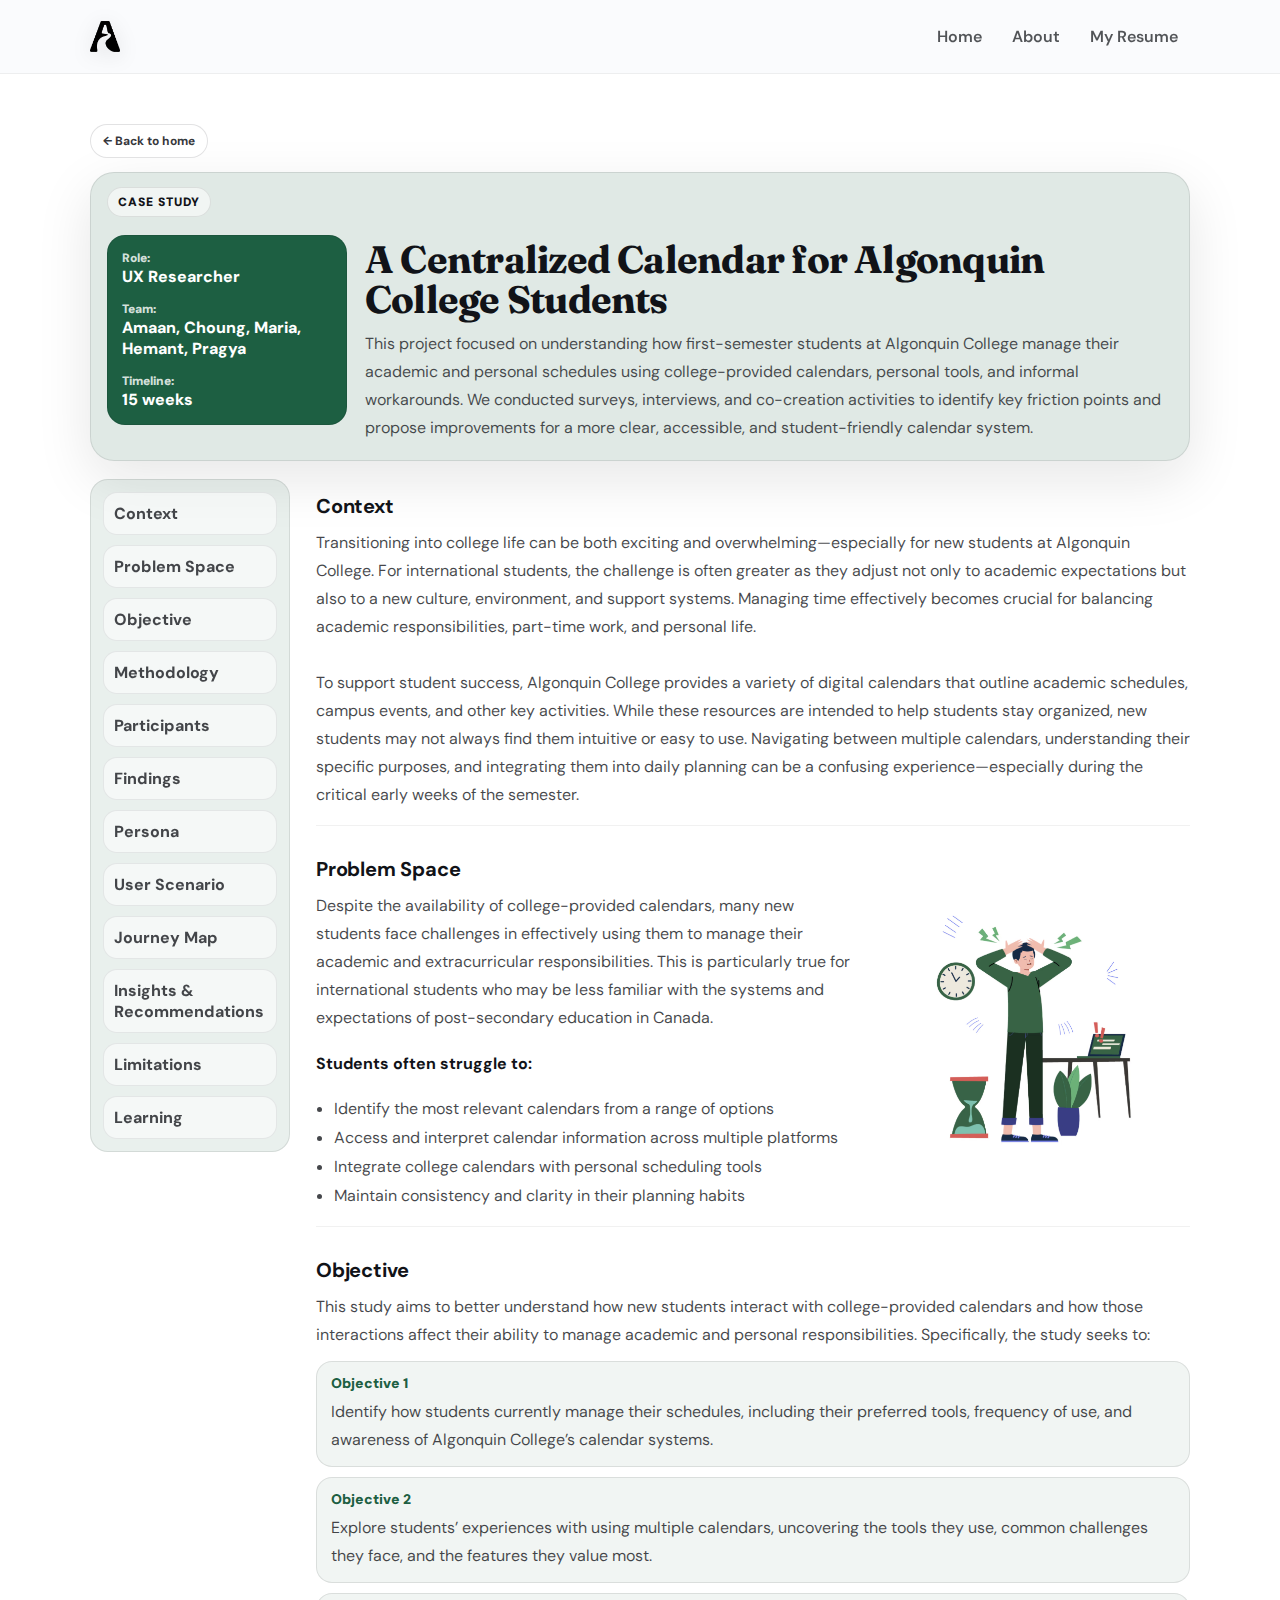
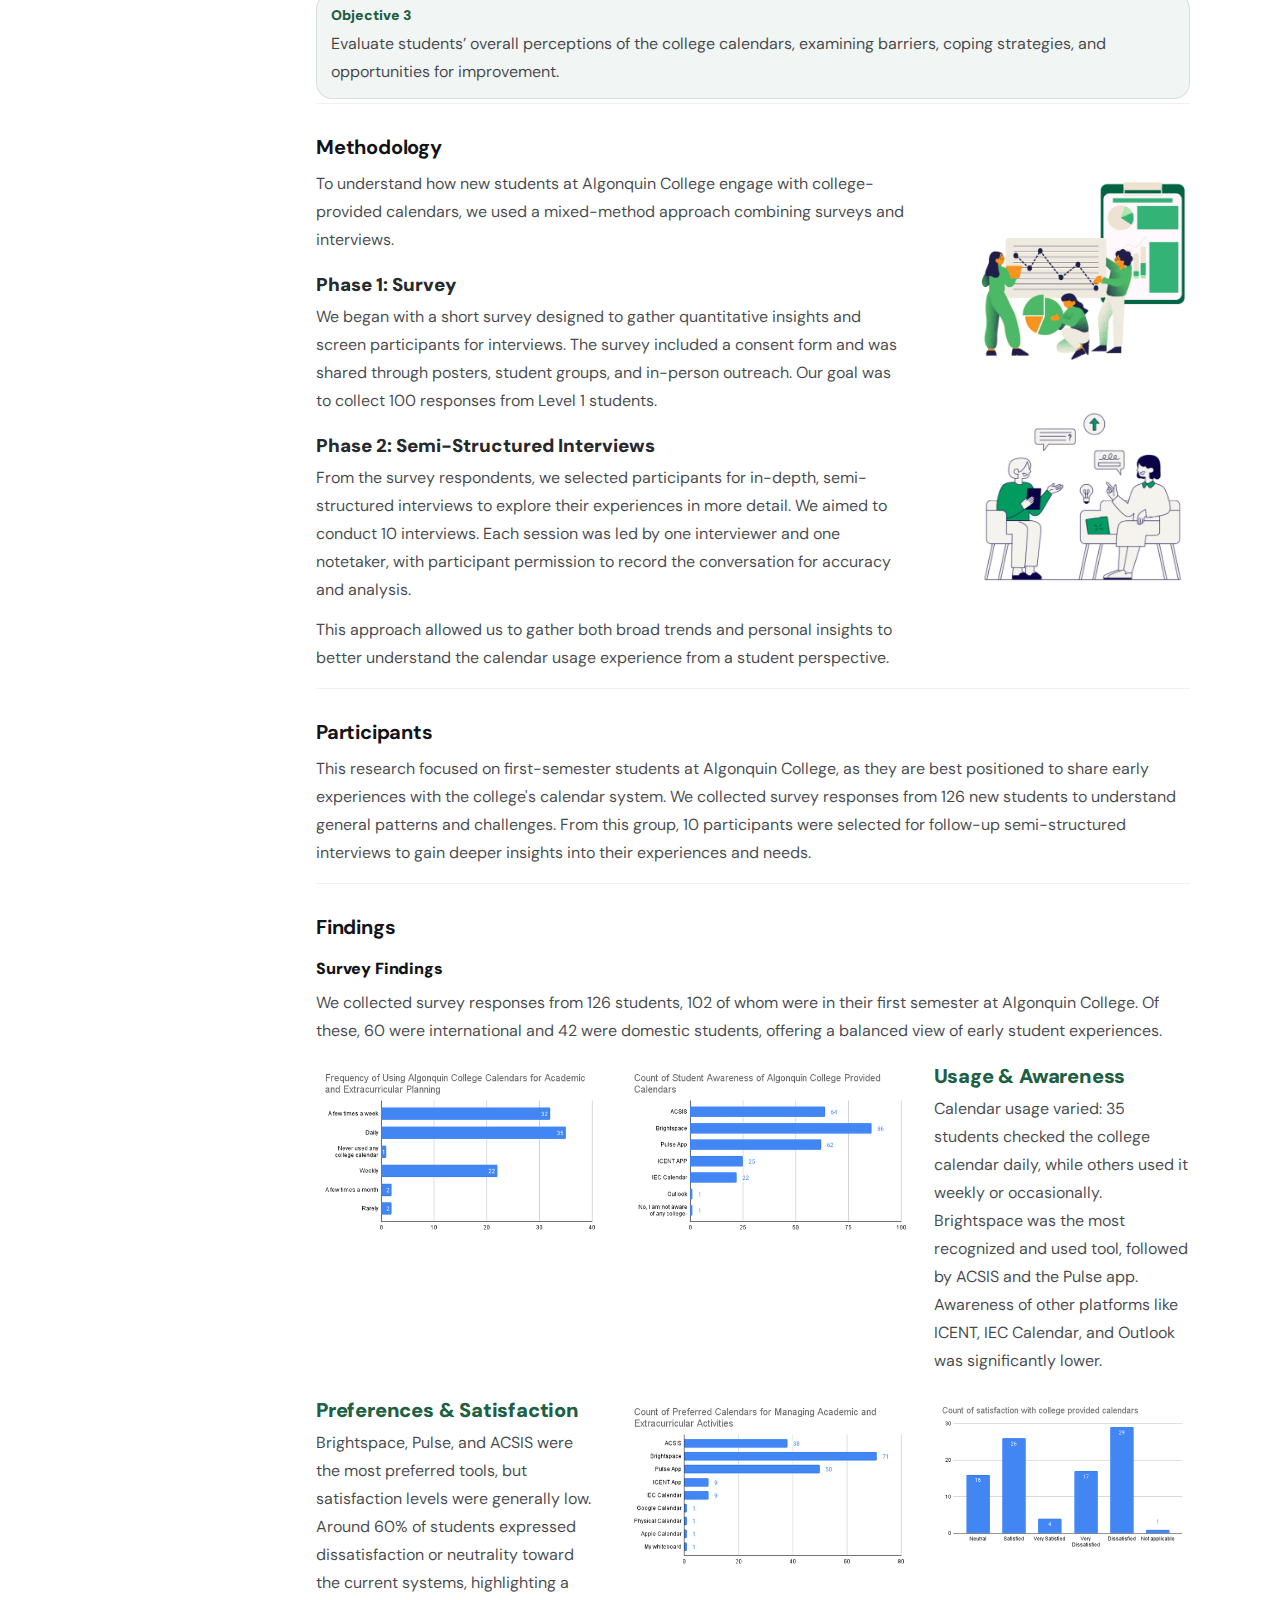
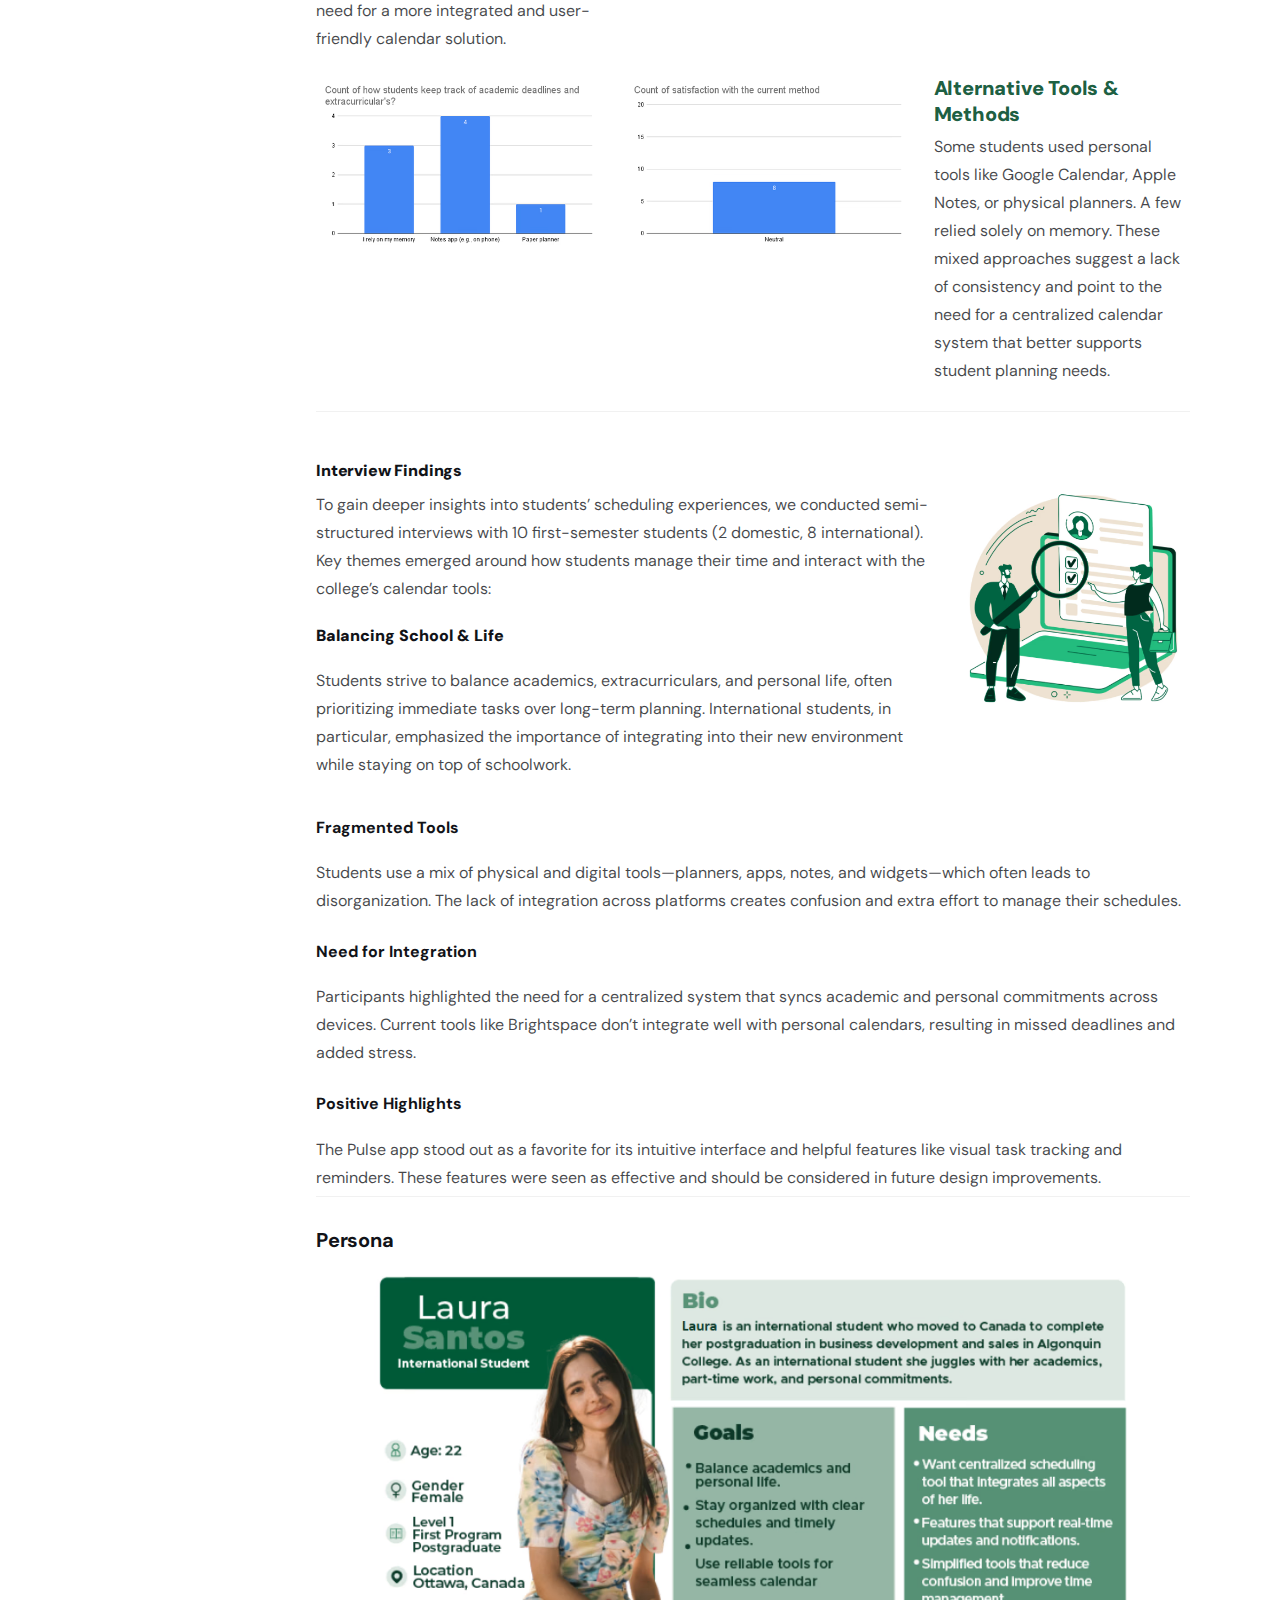
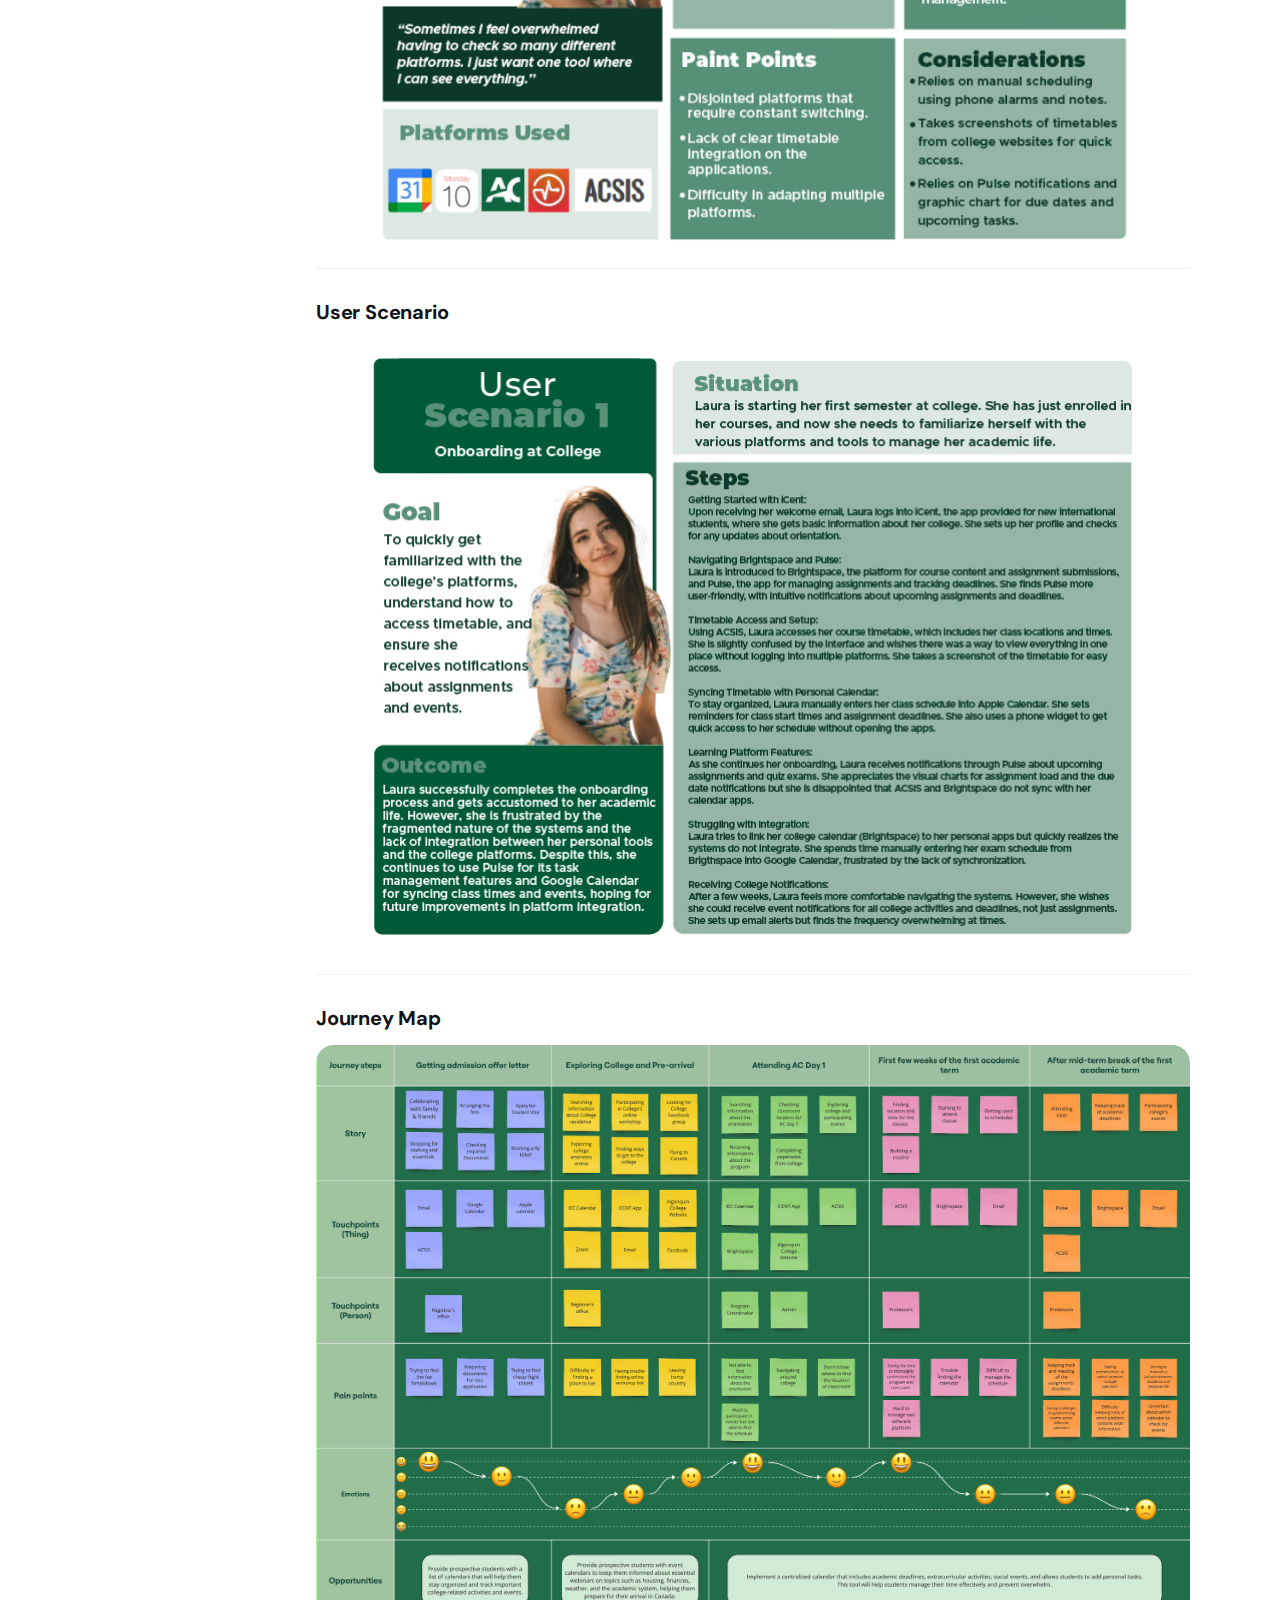
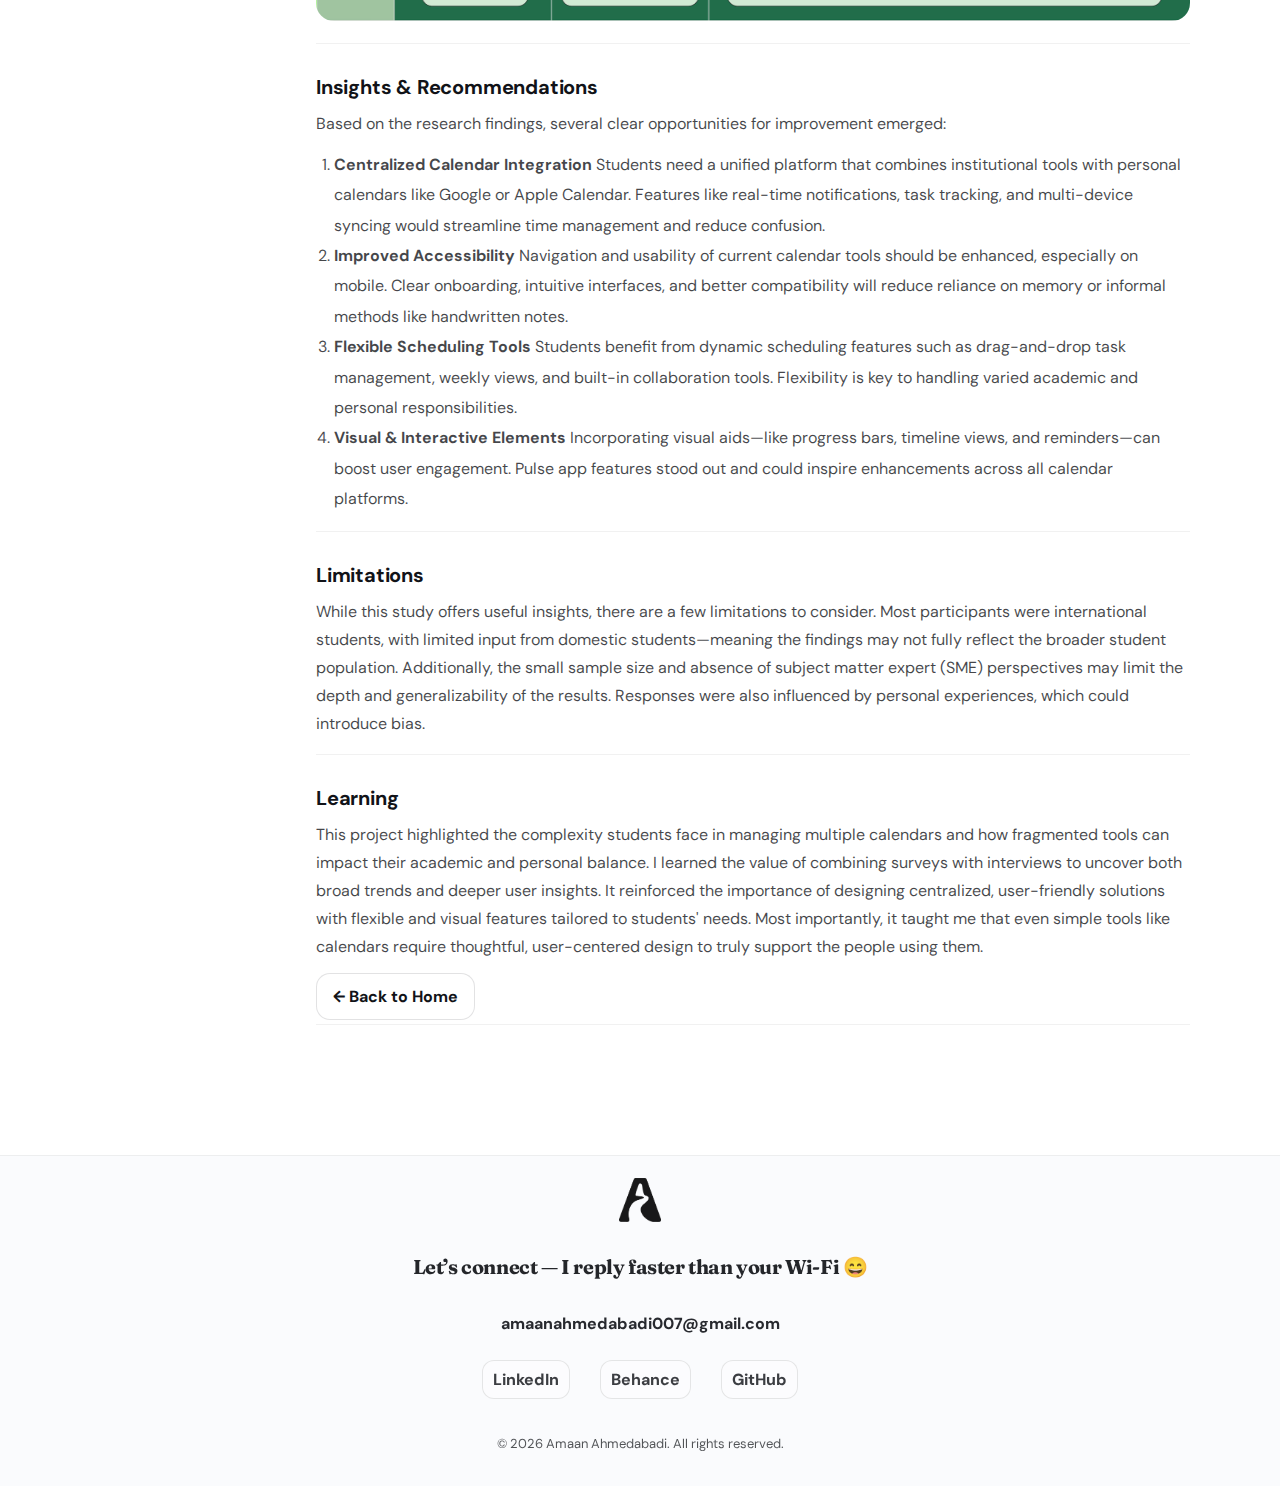
<file: project-3.html>
<!-- project-3.html -->
<!doctype html>
<html lang="en">

<head>
  <meta charset="utf-8" />
  <meta name="viewport" content="width=device-width, initial-scale=1" />
  <title>A Centralized Calendar for Algonquin College Students</title>
  <meta name="description" content="Case study: A Centralized Calendar for Algonquin College Students." />

  <link rel="preconnect" href="https://fonts.googleapis.com">
  <link rel="preconnect" href="https://fonts.gstatic.com" crossorigin>
  <link
    href="https://fonts.googleapis.com/css2?family=DM+Sans:wght@400;500;700&family=Fraunces:opsz,wght@9..144,500;9..144,700&display=swap"
    rel="stylesheet">

  <link rel="stylesheet" href="style.css" />
  <link rel="stylesheet" href="project-3.css"/>
</head>

<body class="project-page project-3">
  <!-- Header (same as project 1) -->
  <header>
    <div class="container nav">
      <a class="brand" href="index.html" aria-label="Go to home">
        <img src="assets/logo.png" alt="Amaan logo" class="brand-logo" />
      </a>

      <nav class="nav-links" aria-label="Primary navigation">
        <a href="index.html">Home</a>
        <a href="about.html">About</a>
        <a href="resume.pdf" target="_blank" rel="noopener">My Resume</a>
      </nav>

      <button class="nav-toggle" id="navToggle" aria-label="Open menu" aria-controls="mobileMenu" aria-expanded="false">
        <span class="bar"></span>
        <span class="bar"></span>
        <span class="bar"></span>
      </button>
    </div>

    <div class="mobile-menu" id="mobileMenu" hidden>
      <div class="container mobile-menu-inner">
        <a class="mobile-link" href="index.html">Home</a>
        <a class="mobile-link" href="about.html">About</a>
        <a class="mobile-link" href="resume.pdf" target="_blank" rel="noopener">My Resume</a>
      </div>
    </div>
  </header>

  <main class="container cs">
    <!-- Top back pill like screenshot -->
    <div class="cs-topbar">
      <a class="cs-backpill" href="index.html">← Back to home</a>
    </div>

    <!-- HERO CARD -->
    <section class="cs-hero" aria-label="Case study hero">
      <div class="cs-hero-card cs2-hero">
        <div class="cs-hero-top">
          <span class="cs-pill">Case Study</span>
        </div>
        <div class="cs-hero-grid cs2-hero-grid">
          <aside class="cs-hero-meta cs2-meta">
            <div class="cs-meta-item">
              <div class="cs-meta-label">Role:</div>
              <div class="cs-meta-value">UX Researcher</div>
            </div>
            <div class="cs-meta-item">
              <div class="cs-meta-label">Team:</div>
              <div class="cs-meta-value">Amaan, Choung, Maria, Hemant, Pragya</div>
            </div>
            <div class="cs-meta-item">
              <div class="cs-meta-label">Timeline:</div>
              <div class="cs-meta-value">15 weeks</div>
            </div>
          </aside>

          <div class="cs-hero-main">
            <h1 class="cs-title">A Centralized Calendar for Algonquin College Students</h1>
            <p class="cs-lede">
              This project focused on understanding how first-semester students at Algonquin College manage their
              academic
              and personal schedules using college-provided calendars, personal tools, and informal workarounds.
              We conducted surveys, interviews, and co-creation activities to identify key friction points and propose
              improvements for a more clear, accessible, and student-friendly calendar system.
            </p>
          </div>
        </div>
      </div>
    </section>

    <!-- BODY -->
    <section class="cs-body">
      <!-- LEFT mini nav -->
      <nav class="cs-side" aria-label="Case study sections">
        <a href="#context">Context</a>
        <a href="#problem">Problem Space</a>
        <a href="#objective">Objective</a>
        <a href="#methodology">Methodology</a>
        <a href="#participants">Participants</a>
        <a href="#findings">Findings</a>
        <a href="#persona">Persona</a>
        <a href="#scenario">User Scenario</a>
        <a href="#journey">Journey Map</a>
        <a href="#insights">Insights & Recommendations</a>
        <a href="#limitations">Limitations</a>
        <a href="#learning">Learning</a>
      </nav>

      <!-- MAIN -->
      <article class="cs-main">
        <section class="cs-section" id="context">
          <h2>Context</h2>
          <p>
            Transitioning into college life can be both exciting and overwhelming—especially for new students at
            Algonquin College. For international students, the challenge is often greater as they adjust not only to
            academic expectations but also to a new culture, environment, and support systems. Managing time effectively
            becomes crucial for balancing academic responsibilities, part-time work, and personal life.

            <br><br>To support student success, Algonquin College provides a variety of digital calendars that outline
            academic schedules, campus events, and other key activities. While these resources are intended to help
            students stay organized, new students may not always find them intuitive or easy to use. Navigating between
            multiple calendars, understanding their specific purposes, and integrating them into daily planning can be a
            confusing experience—especially during the critical early weeks of the semester.
          </p>
        </section>

        <section class="cs-section" id="problem">
          <h2>Problem Space</h2>

          <!-- Text + illustration like screenshot -->
          <div class="cs-split">
            <div class="cs-split-text">
              <p>
                Despite the availability of college-provided calendars, many new students face challenges in effectively
                using them to manage their academic and extracurricular responsibilities. This is particularly true for
                international students who may be less familiar with the systems and expectations of post-secondary
                education in Canada.
              </p>

              <p class="cs-sublead">
                <h4>Students often struggle to:</h4>
              </p>
              <ul class="cs-ul">
                <li>Identify the most relevant calendars from a range of options</li>
                <li>Access and interpret calendar information across multiple platforms</li>
                <li>Integrate college calendars with personal scheduling tools</li>
                <li>Maintain consistency and clarity in their planning habits</li>
              </ul>

            </div>

            <figure class="cs-figure cs-figure-illus">
              <img src="assets/problem.avif" alt="Placeholder illustration" />
            </figure>
          </div>
        </section>

        <section class="cs-section" id="objective">
          <h2>Objective</h2>
          <p>
            This study aims to better understand how new students interact with college-provided calendars and how those
            interactions affect their ability to manage academic and personal responsibilities. Specifically, the study
            seeks to:
          </p>

          <div class="cs-objectives">
            <div class="cs-obj-card">
              <h3 class="cs-obj-title">Objective 1</h3>
              <p> Identify how students currently manage their schedules, including their preferred tools, frequency of
                use, and awareness of Algonquin College’s calendar systems.</p>
            </div>
            <div class="cs-obj-card">
              <h3 class="cs-obj-title">Objective 2</h3>
              <p>Explore students’ experiences with using multiple calendars, uncovering the tools they use, common
                challenges they face, and the features they value most.</p>
            </div>
            <div class="cs-obj-card">
              <h3 class="cs-obj-title">Objective 3</h3>
              <p>Evaluate students’ overall perceptions of the college calendars, examining barriers, coping strategies,
                and opportunities for improvement.</p>
            </div>
          </div>
        </section>

        <section class="cs-section cs-methodology" id="methodology">
          <h2>Methodology</h2>

          <div class="cs-method-grid">
            <!-- LEFT: text -->
            <div class="cs-method-text">
              <p class="cs-method-intro">
                To understand how new students at Algonquin College engage with college-provided calendars,
                we used a mixed-method approach combining surveys and interviews.
              </p>

              <h3 class="cs-method-phase">Phase 1: Survey</h3>
              <p>
                We began with a short survey designed to gather quantitative insights and screen participants for
                interviews.
                The survey included a consent form and was shared through posters, student groups, and in-person
                outreach.
                Our goal was to collect 100 responses from Level 1 students.
              </p>

              <h3 class="cs-method-phase">Phase 2: Semi-Structured Interviews</h3>
              <p>
                From the survey respondents, we selected participants for in-depth, semi-structured interviews to
                explore
                their experiences in more detail. We aimed to conduct 10 interviews. Each session was led by one
                interviewer
                and one notetaker, with participant permission to record the conversation for accuracy and analysis.
              </p>

              <p class="cs-method-outro">
                This approach allowed us to gather both broad trends and personal insights to better understand the
                calendar
                usage experience from a student perspective.
              </p>
            </div>

            <!-- RIGHT: two illustrations -->
            <div class="cs-method-illus">
              <figure class="cs-illus">
                <img src="assets/Survry phase1.avif" alt="Methodology illustration 1" />
              </figure>

              <figure class="cs-illus">
                <img src="assets/interview phase2.avif" alt="Methodology illustration 2" />
              </figure>
            </div>
          </div>
        </section>

        <section class="cs-section" id="participants">
          <h2>Participants</h2>
          <p>
            This research focused on first-semester students at Algonquin College, as they are best positioned to share
            early experiences with the college's calendar system.
            We collected survey responses from 126 new students to understand general patterns and challenges. From this
            group, 10 participants were selected for follow-up semi-structured interviews to gain deeper insights into
            their experiences and needs.
          </p>
        </section>

        <section class="cs-section cs-findings-2" id="findings">
          <h2>Findings</h2>

          <h3 class="cs-subtitle blue">Survey Findings</h3>

          <p class="cs-lead blue">
            We collected survey responses from 126 students, 102 of whom were in their first semester at Algonquin
            College.
            Of these, 60 were international and 42 were domestic students, offering a balanced view of early student
            experiences.
          </p>

          <!-- Row 1: Chart + Chart + Text block -->
          <div class="find-grid find-grid-top">
            <figure class="find-chart">
              <img src="assets/chart1.avif" alt="Survey chart 1" />
            </figure>

            <figure class="find-chart">
              <img src="assets/chart2.avif" alt="Survey chart 2" />
            </figure>

            <div class="find-text">
              <h4>Usage &amp; Awareness</h4>
              <p>
                Calendar usage varied: 35 students checked the college calendar daily, while others used it weekly or
                occasionally.
                Brightspace was the most recognized and used tool, followed by ACSIS and the Pulse app. Awareness of
                other platforms
                like ICENT, IEC Calendar, and Outlook was significantly lower.
              </p>
            </div>
          </div>

          <!-- Row 2: Text block + Chart + Chart -->
          <div class="find-grid find-grid-mid">
            <div class="find-text">
              <h4>Preferences &amp; Satisfaction</h4>
              <p>
                Brightspace, Pulse, and ACSIS were the most preferred tools, but satisfaction levels were generally low.
                Around 60% of students expressed dissatisfaction or neutrality toward the current systems, highlighting
                a need
                for a more integrated and user-friendly calendar solution.
              </p>
            </div>

            <figure class="find-chart">
              <img src="assets/chart3.avif" alt="Survey chart 3" />
            </figure>

            <figure class="find-chart">
              <img src="assets/chart4.avif" alt="Survey chart 4" />
            </figure>
          </div>

          <!-- Row 3: Chart + Chart + Text block -->
          <div class="find-grid find-grid-bot">
            <figure class="find-chart">
              <img src="assets/chart5.avif" alt="Survey chart 5" />
            </figure>

            <figure class="find-chart">
              <img src="assets/chart6.avif" alt="Survey chart 6" />
            </figure>

            <div class="find-text">
              <h4>Alternative Tools &amp; Methods</h4>
              <p>
                Some students used personal tools like Google Calendar, Apple Notes, or physical planners. A few relied
                solely on
                memory. These mixed approaches suggest a lack of consistency and point to the need for a centralized
                calendar
                system that better supports student planning needs.
              </p>
            </div>
          </div>
        </section>

        <!-- INTERVIEW FINDINGS  -->
        <section class="cs-section cs-interview-2" id="interview-findings">
          <h3 class="cs-subtitle blue">Interview Findings</h3>

          <div class="iv-top">
            <div class="iv-copy">
              <p class="iv-lead blue">
                To gain deeper insights into students’ scheduling experiences, we conducted semi-structured interviews
                with
                10 first-semester students (2 domestic, 8 international). Key themes emerged around how students manage
                their
                time and interact with the college’s calendar tools:
                <br><h4 class="iv-inline">Balancing School &amp; Life</h4>
              </p>

              <p class="blue">
                Students strive to balance academics, extracurriculars, and personal life, often prioritizing immediate
                tasks
                over long-term planning. International students, in particular, emphasized the importance of integrating
                into
                their new environment while staying on top of schoolwork.
              </p>
            </div>

            <figure class="iv-illu">
              <img src="assets/Findings.avif" alt="Interview illustration placeholder" />
            </figure>
          </div>

          <div class="iv-item">
            <h4>Fragmented Tools</h4>
            <p>
              Students use a mix of physical and digital tools—planners, apps, notes, and widgets—which often leads to
              disorganization. The lack of integration across platforms creates confusion and extra effort to manage
              their
              schedules.
            </p>
          </div>

          <div class="iv-item">
            <h4>Need for Integration</h4>
            <p>
              Participants highlighted the need for a centralized system that syncs academic and personal commitments
              across
              devices. Current tools like Brightspace don’t integrate well with personal calendars, resulting in missed
              deadlines and added stress.
            </p>
          </div>

          <div class="iv-item">
            <h4>Positive Highlights</h4>
            <p>
              The Pulse app stood out as a favorite for its intuitive interface and helpful features like visual task
              tracking
              and reminders. These features were seen as effective and should be considered in future design
              improvements.
            </p>
          </div>
        </section>




        <section class="cs-section" id="persona">
          <h2>Persona</h2>
          <figure class="cs-persona-photo cs2-persona-photo">
            <img src="assets/persona.avif" alt="Persona photo placeholder" />
          </figure>

        </section>

        <section class="cs-section" id="scenario">
          <h2>User Scenario</h2>
          <figure class="cs-persona-photo cs2-persona-photo">
            <img src="assets/us.avif" alt="Persona photo placeholder" />
          </figure>

        </section>

        <section class="cs-section " id="journey">
          <h2>Journey Map</h2>
          <figure class="cs-figure cs-zoom" id="journey">
            <img class="cs-zoom-img" src="assets/journey Map2.avif" alt="Journey map" />
            <div class="cs-zoom-lens" aria-hidden="true"></div>
          </figure>
        </section>

        <section class="cs-section" id="insights">
          <h2>Insights & Recommendations</h2>
          <p>Based on the research findings, several clear opportunities for improvement emerged:</p>
          <ol class="cs-ol">
            <li><strong>Centralized Calendar Integration</strong> Students need a unified platform that combines
              institutional tools with personal calendars like Google or Apple Calendar. Features like real-time
              notifications, task tracking, and multi-device syncing would streamline time management and reduce
              confusion.</li>
            <li><strong>Improved Accessibility</strong> Navigation and usability of current calendar tools should be
              enhanced, especially on mobile. Clear onboarding, intuitive interfaces, and better compatibility will
              reduce reliance on memory or informal methods like handwritten notes.</li>
            <li><strong>Flexible Scheduling Tools</strong> Students benefit from dynamic scheduling features such as
              drag-and-drop task management, weekly views, and built-in collaboration tools. Flexibility is key to
              handling varied academic and personal responsibilities.</li>
            <li><strong>Visual & Interactive Elements</strong> Incorporating visual aids—like progress bars, timeline
              views, and reminders—can boost user engagement. Pulse app features stood out and could inspire
              enhancements across all calendar platforms.</li>
          </ol>
        </section>

        <section class="cs-section" id="limitations">
          <h2>Limitations</h2>
          <p>
            While this study offers useful insights, there are a few limitations to consider. Most participants were
            international students, with limited input from domestic students—meaning the findings may not fully reflect
            the broader student population. Additionally, the small sample size and absence of subject matter expert
            (SME) perspectives may limit the depth and generalizability of the results. Responses were also influenced
            by personal experiences, which could introduce bias.
          </p>
        </section>

        <section class="cs-section" id="learning">
          <h2>Learning</h2>
          <p>
            This project highlighted the complexity students face in managing multiple calendars and how fragmented
            tools can impact their academic and personal balance. I learned the value of combining surveys with
            interviews to uncover both broad trends and deeper user insights. It reinforced the importance of designing
            centralized, user-friendly solutions with flexible and visual features tailored to students' needs. Most
            importantly, it taught me that even simple tools like calendars require thoughtful, user-centered design to
            truly support the people using them.
          </p>

          <div class="cs-back-row">
            <a class="btn" href="index.html">← Back to Home</a>
          </div>
        </section>
      </article>
    </section>
  </main>

  <footer>
    <div class="container footer-inner footer-centered">
      <img src="assets/logo.png" alt="Amaan logo" class="footer-logo" />
      <h3 class="footer-title">Let’s connect — I reply faster than your Wi-Fi 😄</h3>

      <div class="footer-email">
        <a href="mailto:amaanahmedabadi007@gmail.com">amaanahmedabadi007@gmail.com</a>
      </div>

      <div class="footer-links">
        <a href="https://www.linkedin.com/" target="_blank" rel="noopener">LinkedIn</a>
        <a href="https://www.behance.net/" target="_blank" rel="noopener">Behance</a>
        <a href="https://github.com/" target="_blank" rel="noopener">GitHub</a>
      </div>

      <p class="copyright">
        © <span id="year"></span> Amaan Ahmedabadi. All rights reserved.
      </p>
    </div>
  </footer>

  <script src="script.js"></script>
</body>

</html>
</file>
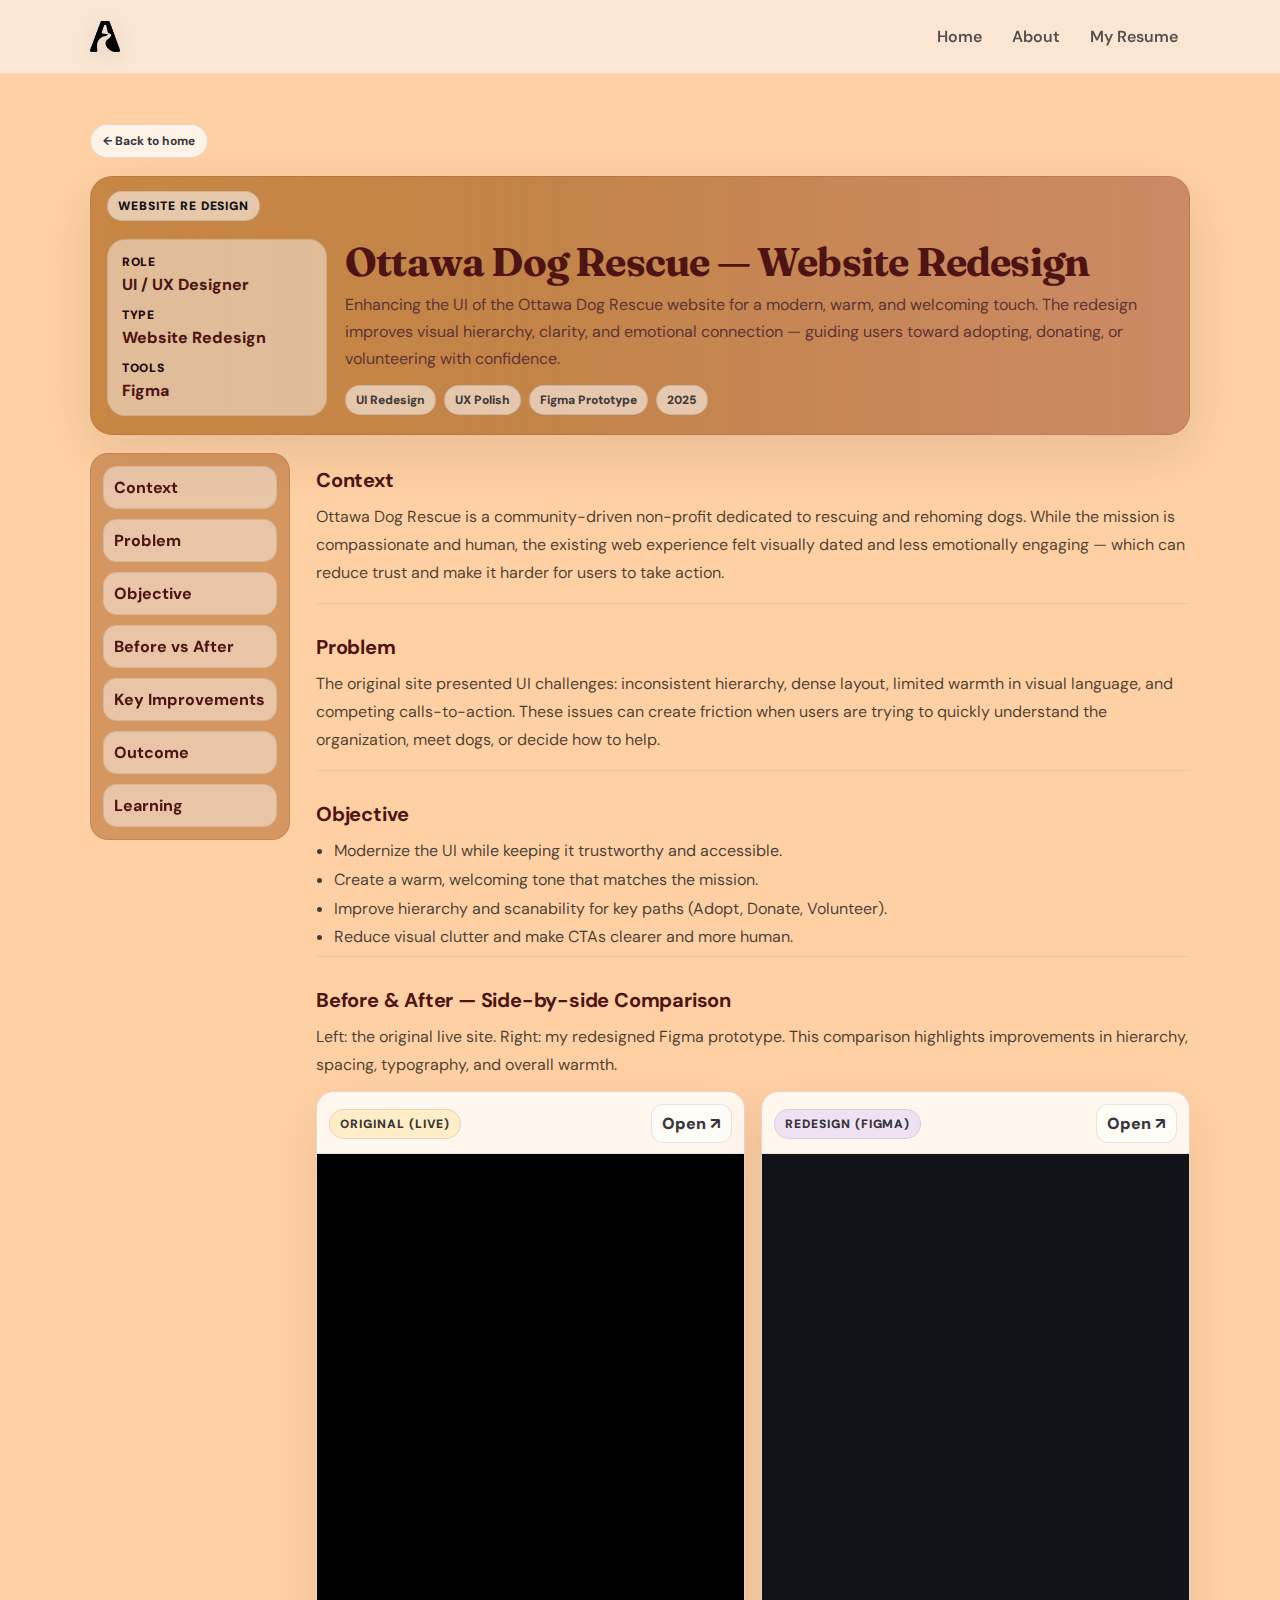
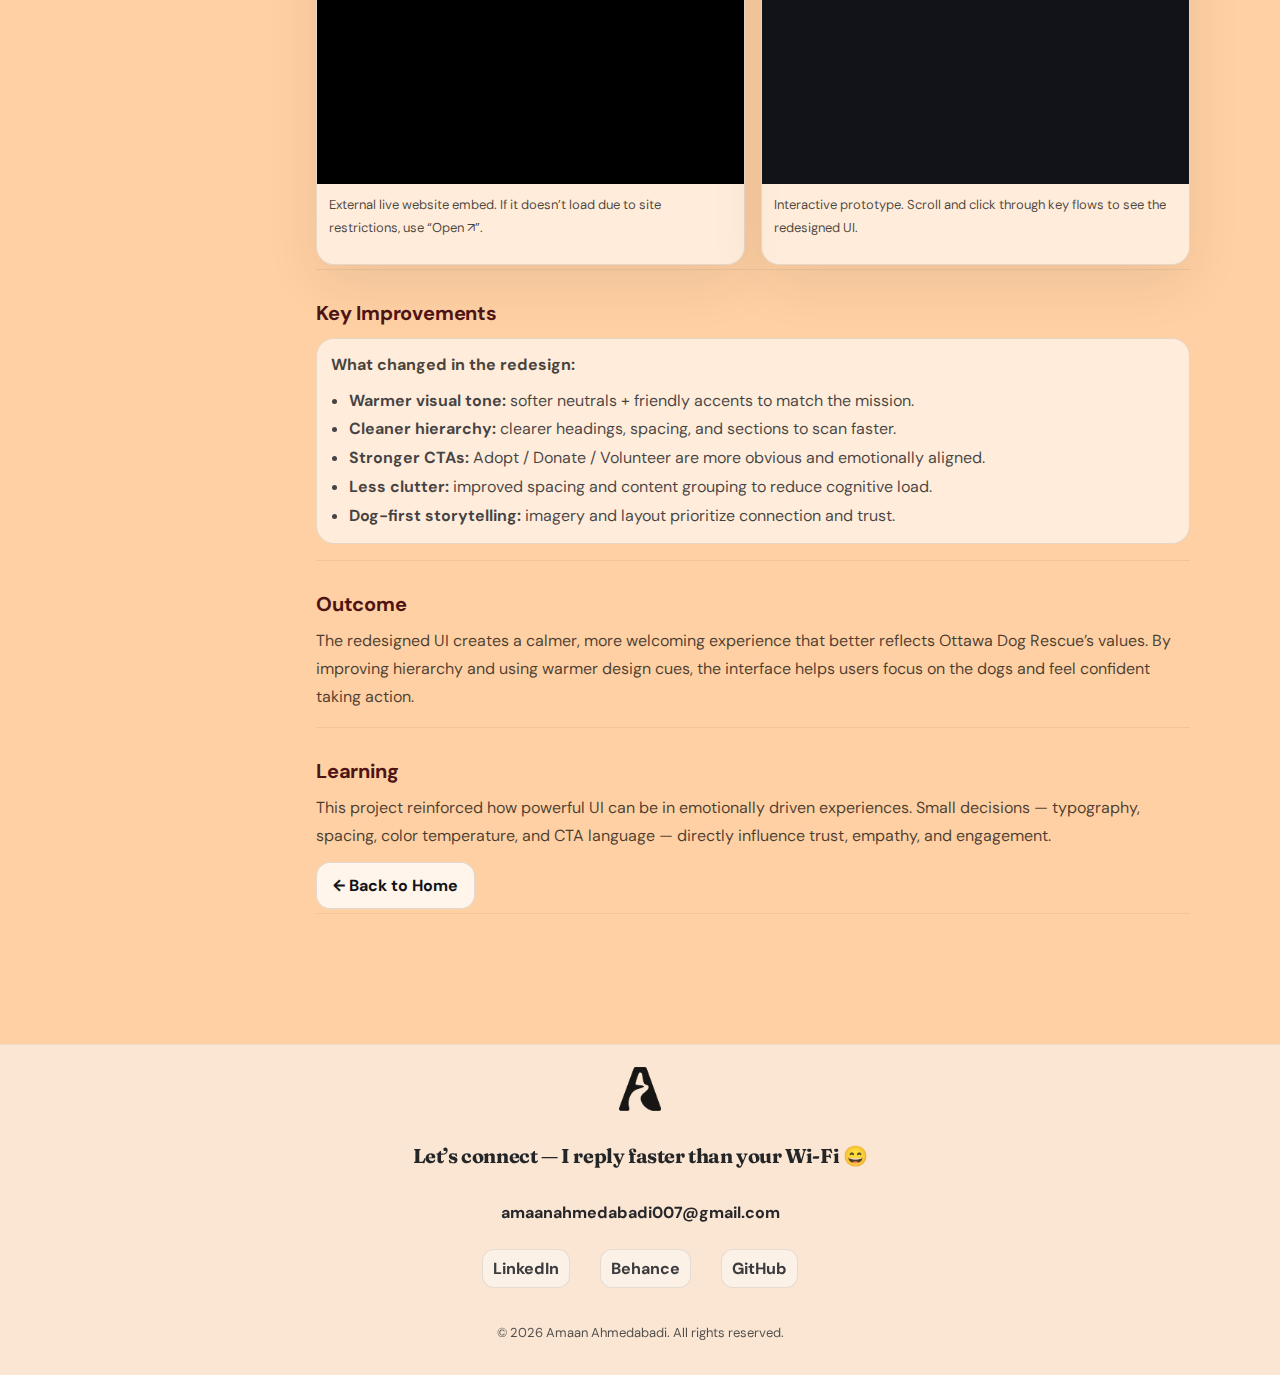
<file: project-4.html>
<!-- project-4.html -->
<!doctype html>
<html lang="en">

<head>
  <meta charset="utf-8" />
  <meta name="viewport" content="width=device-width, initial-scale=1" />
  <title>Ottawa Dog Rescue — Website Redesign</title>
  <meta name="description"
    content="Case study: Ottawa Dog Rescue — UI redesign for a modern, warm, welcoming experience." />

  <link rel="preconnect" href="https://fonts.googleapis.com">
  <link rel="preconnect" href="https://fonts.gstatic.com" crossorigin>
  <link
    href="https://fonts.googleapis.com/css2?family=DM+Sans:wght@400;500;700&family=Fraunces:opsz,wght@9..144,500;9..144,700&display=swap"
    rel="stylesheet">

  <link rel="stylesheet" href="style.css" />
  <link rel="stylesheet" href="project-4.css" />
</head>

<body class="project-page project-4">
  <!-- Header / Nav -->
  <header>
    <div class="container nav">
      <a class="brand" href="index.html" aria-label="Go to home">
        <img src="assets/logo.png" alt="Amaan logo" class="brand-logo" />
      </a>

      <nav class="nav-links" aria-label="Primary navigation">
        <a href="index.html">Home</a>
        <a href="about.html">About</a>
        <a href="resume.pdf" target="_blank" rel="noopener">My Resume</a>
      </nav>

      <button class="nav-toggle" id="navToggle" aria-label="Open menu" aria-controls="mobileMenu"
        aria-expanded="false">
        <span class="bar"></span>
        <span class="bar"></span>
        <span class="bar"></span>
      </button>
    </div>

    <div class="mobile-menu" id="mobileMenu" hidden>
      <div class="container mobile-menu-inner">
        <a class="mobile-link" href="index.html">Home</a>
        <a class="mobile-link" href="about.html">About</a>
        <a class="mobile-link" href="resume.pdf" target="_blank" rel="noopener">My Resume</a>
      </div>
    </div>
  </header>

  <main class="container cs">

    <!-- Top back pill -->
    <div class="cs-topbar">
      <a class="cs-backpill" href="index.html">← Back to home</a>
    </div>

    <!-- HERO CARD -->
    <section class="cs-hero" aria-label="Case study hero">
      <div class="cs-hero-card">
        <div class="cs-hero-top">
          <span class="cs-pill">WEBSITE RE DESIGN</span>
        </div>

        <div class="cs-hero-grid">
          <aside class="cs-hero-meta">
            <div class="cs-meta-item">
              <div class="cs-meta-label">Role</div>
              <div class="cs-meta-value">UI / UX Designer</div>
            </div>

            <div class="cs-meta-item">
              <div class="cs-meta-label">Type</div>
              <div class="cs-meta-value">Website Redesign</div>
            </div>

            <div class="cs-meta-item">
              <div class="cs-meta-label">Tools</div>
              <div class="cs-meta-value">Figma</div>
            </div>

          </aside>

          <div class="cs-hero-main">
            <h1 class="cs-title">Ottawa Dog Rescue — Website Redesign</h1>
            <p class="cs-lede">
              Enhancing the UI of the Ottawa Dog Rescue website for a modern, warm, and welcoming touch.
              The redesign improves visual hierarchy, clarity, and emotional connection — guiding users toward
              adopting, donating, or volunteering with confidence.
            </p>

            <div class="cs-hero-tags">
              <span class="cs-tag">UI Redesign</span>
              <span class="cs-tag">UX Polish</span>
              <span class="cs-tag">Figma Prototype</span>
              <span class="cs-tag">2025</span>
            </div>
          </div>
        </div>
      </div>
    </section>

    <!-- BODY -->
    <section class="cs-body">

      <!-- LEFT mini nav (desktop) -->
      <nav class="cs-side" aria-label="Case study sections">
        <a href="#context">Context</a>
        <a href="#problem">Problem</a>
        <a href="#objective">Objective</a>
        <a href="#comparison">Before vs After</a>
        <a href="#improvements">Key Improvements</a>
        <a href="#outcome">Outcome</a>
        <a href="#learning">Learning</a>
      </nav>

      <!-- MAIN column -->
      <article class="cs-main">

        <section class="cs-section" id="context">
          <h2>Context</h2>
          <p>
            Ottawa Dog Rescue is a community-driven non-profit dedicated to rescuing and rehoming dogs.
            While the mission is compassionate and human, the existing web experience felt visually dated and
            less emotionally engaging — which can reduce trust and make it harder for users to take action.
          </p>
        </section>

        <section class="cs-section" id="problem">
          <h2>Problem</h2>
          <p>
            The original site presented UI challenges: inconsistent hierarchy, dense layout, limited warmth in
            visual language, and competing calls-to-action. These issues can create friction when users are trying
            to quickly understand the organization, meet dogs, or decide how to help.
          </p>
        </section>

        <section class="cs-section" id="objective">
          <h2>Objective</h2>
          <ul>
            <li>Modernize the UI while keeping it trustworthy and accessible.</li>
            <li>Create a warm, welcoming tone that matches the mission.</li>
            <li>Improve hierarchy and scanability for key paths (Adopt, Donate, Volunteer).</li>
            <li>Reduce visual clutter and make CTAs clearer and more human.</li>
          </ul>
        </section>

        <!-- SIDE BY SIDE EMBEDS -->
        <section class="cs-section" id="comparison">
          <h2>Before &amp; After — Side-by-side Comparison</h2>
          <p class="cs-lead">
            Left: the original live site. Right: my redesigned Figma prototype. This comparison highlights
            improvements in hierarchy, spacing, typography, and overall warmth.
          </p>

          <div class="cs-compare">
            <!-- LEFT: LIVE -->
            <section class="cs-embed-card" aria-label="Original website (live)">
              <div class="cs-embed-top">
                <span class="cs-embed-pill">Original (Live)</span>
                <a class="cs-embed-link" href="https://otowndogrescue.com/" target="_blank" rel="noopener">Open ↗</a>
              </div>

              <div class="cs-iframe-wrap">
                <iframe
                  src="https://otowndogrescue.com/"
                  title="Ottawa Dog Rescue - Original Website"
                  loading="lazy"
                  referrerpolicy="no-referrer-when-downgrade"
                ></iframe>
              </div>

              <p class="cs-embed-note">
                External live website embed. If it doesn’t load due to site restrictions, use “Open ↗”.
              </p>
            </section>

            <!-- RIGHT: FIGMA -->
            <section class="cs-embed-card" aria-label="Redesigned prototype (Figma)">
              <div class="cs-embed-top">
                <span class="cs-embed-pill cs-embed-pill-alt">Redesign (Figma)</span>
                <a class="cs-embed-link" href="FIGMA_EMBED_URL_HERE" target="_blank" rel="noopener">Open ↗</a>
              </div>

              <div class="cs-iframe-wrap cs-iframe-wrap-proto">

<iframe src="https://embed.figma.com/proto/BhnXGDUzDroHEedOTyem4Q/A02-Ahmedabadi-Mohammedamaan?page-id=0%3A1&node-id=1-2&p=f&viewport=-383%2C53%2C0.05&scaling=scale-down&content-scaling=fixed&starting-point-node-id=1%3A2&embed-host=share" allowfullscreen></iframe>

                <!-- <iframe
                  src="FIGMA_EMBED_URL_HERE"
                  title="Ottawa Dog Rescue - Redesigned Prototype"
                  loading="lazy"
                  allowfullscreen
                ></iframe> -->
              </div>

              <p class="cs-embed-note">
                Interactive prototype. Scroll and click through key flows to see the redesigned UI.
              </p>
            </section>
          </div>
        </section>

        <section class="cs-section" id="improvements">
          <h2>Key Improvements</h2>

          <div class="cs-bullets">
            <p>What changed in the redesign:</p>
            <ul>
              <li><strong>Warmer visual tone:</strong> softer neutrals + friendly accents to match the mission.</li>
              <li><strong>Cleaner hierarchy:</strong> clearer headings, spacing, and sections to scan faster.</li>
              <li><strong>Stronger CTAs:</strong> Adopt / Donate / Volunteer are more obvious and emotionally aligned.</li>
              <li><strong>Less clutter:</strong> improved spacing and content grouping to reduce cognitive load.</li>
              <li><strong>Dog-first storytelling:</strong> imagery and layout prioritize connection and trust.</li>
            </ul>
          </div>
        </section>

        <section class="cs-section" id="outcome">
          <h2>Outcome</h2>
          <p>
            The redesigned UI creates a calmer, more welcoming experience that better reflects Ottawa Dog Rescue’s
            values. By improving hierarchy and using warmer design cues, the interface helps users focus on the dogs
            and feel confident taking action.
          </p>
        </section>

        <section class="cs-section" id="learning">
          <h2>Learning</h2>
          <p>
            This project reinforced how powerful UI can be in emotionally driven experiences. Small decisions —
            typography, spacing, color temperature, and CTA language — directly influence trust, empathy, and engagement.
          </p>

          <div class="cs-back-row">
            <a class="btn" href="index.html">← Back to Home</a>
          </div>
        </section>

      </article>
    </section>
  </main>

  <footer>
    <div class="container footer-inner footer-centered">
      <img src="assets/logo.png" alt="Amaan logo" class="footer-logo" />
      <h3 class="footer-title">Let’s connect — I reply faster than your Wi-Fi 😄</h3>

      <div class="footer-email">
        <a href="mailto:amaanahmedabadi007@gmail.com">amaanahmedabadi007@gmail.com</a>
      </div>

      <div class="footer-links">
        <a href="https://www.linkedin.com/in/amaan-ahmedabadi-ux-designer/" target="_blank" rel="noopener">LinkedIn</a>
        <a href="https://www.behance.net/" target="_blank" rel="noopener">Behance</a>
        <a href="https://github.com/" target="_blank" rel="noopener">GitHub</a>
      </div>

      <p class="copyright">
        © <span id="year"></span> Amaan Ahmedabadi. All rights reserved.
      </p>
    </div>
  </footer>

  <script src="script.js"></script>
</body>

</html>
</file>
<file: style.css>
/* =========================
   VARIABLES
========================= */
:root {
  /* Layout tokens */
  --radius: 22px;
  --max: 1100px;

  /* Typography */
  --font-sans: "DM Sans", system-ui, -apple-system, Segoe UI, Roboto, Helvetica, Arial, sans-serif;
  --font-serif: "Fraunces", ui-serif, Georgia, serif;

  /* Core palette */
  --bg: #f6f7fb;
  --bg-top: #fbfcff;
  --text: #111318;
  --muted: rgba(17, 19, 24, .72);

  /* Surfaces / borders / shadows */
  --card: rgba(255, 255, 255, .70);
  --card-strong: rgba(255, 255, 255, .92);
  --card-mid: rgba(255, 255, 255, .78);
  --card-soft: rgba(255, 255, 255, .55);
  --card-soft-2: rgba(255, 255, 255, .45);

  --border: rgba(17, 19, 24, .10);
  --border-soft: rgba(17, 19, 24, .06);
  --border-btn: rgba(17, 19, 24, .12);

  --shadow: 0 18px 60px rgba(17, 19, 24, .10);

  /* Header / footer glass */
  --glass-header: rgba(246, 247, 251, .55);
  --glass-header-strong: rgba(246, 247, 251, .72);
  --glass-blur: 14px;

  /* Background gradients (exact values from your bg-wrap) */
  --bg-rad-1: rgba(255, 216, 120, .30);
  --bg-rad-2: rgba(160, 200, 255, .28);
  --bg-rad-3: rgba(255, 140, 200, .22);

  /* Blur layer */
  --blur-backdrop: 28px;
  --blur-tint: rgba(255, 255, 255, .18);

  /* Buttons */
  --btn-bg: rgba(255, 255, 255, .78);
  --btn-bg-hover: rgba(255, 255, 255, .92);
  --btn-border: rgba(17, 19, 24, .12);
  --btn-shadow-hover: 0 14px 34px rgba(17, 19, 24, .12);
  --btn-primary-bg: rgba(0, 0, 0, .9);
  --btn-primary-text: #ffffff;

  /* Project cards */
  --project-bg: rgba(255, 255, 255, .62);
  --project-bg-hover: rgba(255, 255, 255, .75);
  --project-border: rgba(17, 19, 24, .10);
  --project-shadow: 0 18px 55px rgba(17, 19, 24, .10);
  --project-shadow-hover: 0 26px 70px rgba(17, 19, 24, .14);
  --project-img-bg: #f2f3f7;

  /* Tags */
  --tag-text: rgba(17, 19, 24, .76);
  --tag-bg: rgba(255, 255, 255, .60);
  --tag-border: rgba(17, 19, 24, .10);

  /* Footer links */
  --footer-link-text: rgba(17, 19, 24, .82);
  --footer-link-bg: rgba(255, 255, 255, .45);

  /* Logo shadow */
  --logo-shadow: drop-shadow(0 4px 10px rgba(0, 0, 0, .12));

  /* Greeting */
  --greeting-duration: 520ms;

  /* Burst particles */
  --burst-blend: multiply;

  /* Do not press button */
  --danger-red-1: #ff5a5a;
  --danger-red-2: #b40000;
  --danger-red-shadow: #6b0000;
  --danger-text: #2b0000;

  /* Wand overlay */
  --wand-shadow: drop-shadow(0 24px 70px rgba(17, 19, 24, .25));
  --wand-hint-bg: rgba(255, 255, 255, .65);
  --wand-hint-border: rgba(17, 19, 24, .12);
  --wand-hint-text: rgba(17, 19, 24, .85);
  --wand-progress: rgba(17, 19, 24, .6);

  /* Flashbang */
  --flash: #fff;

  /* Chaos mode */
  --chaos-bg: #0b0f1a;
  --chaos-dim: rgba(5, 8, 14, 0.70);
}

/* =========================
   BASE / RESET
========================= */
* {
  box-sizing: border-box;
}

html,
body {
  height: 100%;
}

body {
  margin: 0;
  font-family: var(--font-sans);
  color: var(--text);
  background: var(--bg);
  overflow-x: hidden;

  /* IMPORTANT:
     Removed perspective/transform-style from body because it breaks fixed overlays (wand/hint). */
}

/* =========================
   BACKGROUND + BLUR LAYER
========================= */
.bg-wrap {
  position: fixed;
  inset: 0;
  z-index: -2;
  pointer-events: none;
  overflow: hidden;
  background:
    radial-gradient(1200px 800px at 10% 10%, var(--bg-rad-1), transparent 60%),
    radial-gradient(900px 700px at 90% 20%, var(--bg-rad-2), transparent 55%),
    radial-gradient(900px 700px at 50% 95%, var(--bg-rad-3), transparent 55%),
    linear-gradient(var(--bg-top), var(--bg));
}

.shape {
  position: absolute;
  left: 0;
  top: 0;
  border-radius: 999px;
  opacity: .9;
  filter: saturate(1.1);
  will-change: transform;
  mix-blend-mode: var(--burst-blend);
  animation: none;
}

.shape.is-sparkle {
  border-radius: 14px;
  clip-path: polygon(50% 0%, 61% 35%, 98% 35%, 68% 57%, 79% 91%,
      50% 70%, 21% 91%, 32% 57%, 2% 35%, 39% 35%);
}

.blur-layer {
  position: fixed;
  inset: 0;
  z-index: -1;
  pointer-events: none;
  backdrop-filter: blur(var(--blur-backdrop));
  -webkit-backdrop-filter: blur(var(--blur-backdrop));
  background: var(--blur-tint);
}

/* =========================
   LAYOUT
========================= */
.container {
  width: min(var(--max), calc(100% - 40px));
  margin: 0 auto;
}

main {
  padding-top: 110px;
  /* height of header + breathing room */
  padding-bottom: 60px;
}

/* =========================
   HEADER
========================= */
header {
  position: fixed;
  top: 0;
  left: 0;
  width: 100%;
  z-index: 1000;

  padding: 16px 0;
  background: var(--glass-header);
  backdrop-filter: blur(var(--glass-blur));
  -webkit-backdrop-filter: blur(var(--glass-blur));
  border-bottom: 1px solid var(--border-soft);
}

.nav {
  display: flex;
  align-items: center;
  justify-content: space-between;
  gap: 16px;
}

.brand {
  display: flex;
  align-items: center;
  gap: 12px;
  text-decoration: none;
  color: var(--text);
  font-weight: 700;
  letter-spacing: -.02em;
}

.brand-logo {
  height: 32px;
  width: auto;
  display: block;
  filter: var(--logo-shadow);
}

nav a {
  text-decoration: none;
  color: var(--muted);
  font-weight: 600;
  padding: 10px 12px;
  border-radius: 12px;
  transition: background .2s ease, color .2s ease, transform .2s ease;
}

nav a:hover {
  color: var(--text);
  background: var(--card-soft);
  transform: translateY(-1px);
}

nav a.is-active {
  color: var(--text);
  background: var(--card);
  border: 1px solid var(--border);
}

/* =========================
   HERO
========================= */
.hero {
  display: grid;
  grid-template-columns: 1.1fr .9fr;
  gap: 28px;
  align-items: center;
  padding: 40px 0;
}

h1 {
  font-family: var(--font-serif);
  font-size: clamp(34px, 4vw, 56px);
  line-height: 1.05;
  margin: 0 0 14px;
  letter-spacing: -.03em;
}

.subline {
  margin: 0 0 18px;
  color: var(--muted);
  font-size: 17px;
  line-height: 1.6;
  max-width: 60ch;
}

.cta-row {
  display: flex;
  gap: 12px;
  flex-wrap: wrap;
  align-items: center;
}

.btn {
  display: inline-flex;
  align-items: center;
  justify-content: center;
  gap: 10px;
  padding: 12px 16px;
  border-radius: 14px;
  border: 1px solid var(--btn-border);
  background: var(--btn-bg);
  color: var(--text);
  font-weight: 700;
  text-decoration: none;
  transition: transform .2s ease, box-shadow .2s ease, background .2s ease;
}

.btn,
.btn:visited,
.btn:hover,
.btn:active,
.btn:focus {
  color: inherit;
  text-decoration: none;
}

/* If you have a primary hero button */
.btn.primary,
.btn.primary:visited,
.btn.primary:hover,
.btn.primary:active,
.btn.primary:focus {
  color: var(--btn-primary-text);
  /* lock text color */
}

/* iOS tap highlight fix */
.btn {
  -webkit-tap-highlight-color: transparent;
}

.btn:hover {
  transform: translateY(-2px);
  box-shadow: var(--btn-shadow-hover);
  background: var(--btn-bg-hover);
}

.btn.primary {
  border: none;
  background: var(--btn-primary-bg);
}

/* Hero photo card */
.hero-card {
  width: 320px;
  height: 320px;
  padding: 20px;

  display: flex;
  align-items: center;
  justify-content: center;

  border-radius: 24px;
  background: var(--card-soft);
  backdrop-filter: blur(12px);
  -webkit-backdrop-filter: blur(12px);

  border: 1px solid var(--border);
  box-shadow: 0 18px 50px rgba(17, 19, 24, .14);
}

/* ✅ Fix: ensure hero never "hovers" */
.hero-card:hover {
  transform: none !important;
}

.avatar {
  width: 100%;
  height: 100%;
  max-width: 280px;
  max-height: 280px;
  border-radius: 18px;
  object-fit: cover;
}

.mini {
  margin: 0;
  color: var(--muted);
  font-size: 14px;
  text-align: center;
  line-height: 1.5;
}

/* Centered hero helpers */
.hero-centered {
  display: flex;
  justify-content: center;
  text-align: center;
}

.hero-center {
  display: flex;
  flex-direction: column;
  align-items: center;
  gap: 14px;
  max-width: 680px;
}

.cta-center {
  justify-content: center;
}

.hero-name {
  font-family: var(--font-serif);
  font-size: clamp(56px, 9vw, 96px);
  font-weight: 700;
  letter-spacing: -0.04em;
  margin: 10px 0 12px;
  text-align: center;
  line-height: 1;
  white-space: nowrap;
}

#greeting {
  display: inline-block;
  text-align: center;
  white-space: nowrap;
  vertical-align: baseline;
  font-variant-ligatures: none;
}

.g-char {
  display: inline-flex;
  justify-content: center;
  align-items: center;
  perspective: 600px;
}

.g-face {
  display: inline-block;
  transform-origin: 50% 60%;
  transform-style: preserve-3d;
  will-change: transform, opacity;
}

@keyframes charSpin {
  0% {
    transform: rotateX(0deg);
    opacity: 1;
  }

  50% {
    transform: rotateX(90deg);
    opacity: 0;
  }

  100% {
    transform: rotateX(360deg);
    opacity: 1;
  }
}

.g-face.spin {
  animation: charSpin var(--greeting-duration) cubic-bezier(.2, .8, .2, 1) both;
}

/* =========================
   SECTIONS
========================= */
.section {
  margin-top: 34px;
}

.section-head {
  display: flex;
  align-items: baseline;
  justify-content: space-between;
  gap: 16px;
  margin-bottom: 14px;
}

.section-title {
  font-family: var(--font-sans);
  text-align: center;
  font-size: clamp(28px, 4vw, 36px);
  margin: 0 auto 12px;
  letter-spacing: -.02em;
}

.section-title::after {
  content: "";
  display: block;
  width: 60px;
  height: 4px;
  margin: 12px auto 0;
  border-radius: 999px;
  background: linear-gradient(90deg, #ffdd77, #ff7fd1, #7aa8ff);
}

.section-note {
  margin: 0;
  color: var(--muted);
  font-size: 14px;
}

/* =========================
   PROJECTS GRID
========================= */
/* Make cards keep a consistent size; layout wraps instead */
.grid {
  display: grid;
  grid-template-columns: repeat(auto-fit, minmax(420px, 1fr));
  gap: 18px;
  align-items: start;
}

/* Card scales by breakpoint (not by random stretching) */
.project {
  width: 100%;
  max-width: 520px;
  /* aspect-ratio: 4 / 5; */
  /* controls whole card shape */
  justify-self: center;

  border-radius: 22px;
  background: var(--project-bg);
  border: 1px solid var(--project-border);
  box-shadow: var(--project-shadow);

  display: flex;
  flex-direction: column;
  overflow: hidden;

  transition: transform .2s ease, box-shadow .2s ease, background .2s ease;
  position: relative;
}

.project:hover {
  transform: translateY(-4px);
  box-shadow: var(--project-shadow-hover);
  background: var(--project-bg-hover);
}

/* ✅ Fix: disable hover lift on touch devices (phones) */
@media (hover: none) {
  .project:hover {
    transform: none;
    box-shadow: var(--project-shadow);
    background: var(--project-bg);
  }
}

.project::after {
  content: "";
  position: absolute;
  inset: 0;
  pointer-events: none;
  background: linear-gradient(to bottom,
      rgba(255, 255, 255, 0) 0%,
      rgba(255, 255, 255, .12) 40%,
      rgba(255, 255, 255, .22) 100%);
  opacity: .9;
}

/* Image follows the card with fixed ratio */
.project-img {
  width: 100%;
  aspect-ratio: 4 / 3;
  /* fixed forever */
  height: auto;
  /* do NOT override in media queries */
  object-fit: contain;
  /* no cropping */
  display: block;
  background: var(--project-img-bg);
  /* subtle neutral backdrop */
}

/* Content */
.project-content {
  padding: 18px;
  flex: 1;
  display: flex;
  flex-direction: column;
  position: relative;
  z-index: 1;
}

.tag-row {
  display: flex;
  gap: 8px;
  flex-wrap: wrap;
  margin: 0 0 10px;
}

.tag {
  font-size: 12px;
  font-weight: 800;
  color: var(--tag-text);
  padding: 6px 10px;
  border-radius: 999px;
  border: 1px solid var(--tag-border);
  background: var(--tag-bg);
}

.project h3 {
  margin: 0 0 10px;
  font-size: 20px;
  letter-spacing: -.02em;
}

.project p {
  margin: 0 0 14px;
  color: var(--muted);
  line-height: 1.6;
  font-size: 15px;
}

.project a {
  display: inline-flex;
  align-items: center;
  gap: 8px;
  font-weight: 900;
  text-decoration: none;
  color: var(--text);
  margin-top: auto;
}

.project a span {
  opacity: .7;
}

/* =========================
   FOOTER
========================= */
footer {
  margin-top: 54px;
  padding: 22px 0 34px;
  background: var(--glass-header);
  backdrop-filter: blur(var(--glass-blur));
  -webkit-backdrop-filter: blur(var(--glass-blur));
  border-top: 1px solid var(--border-soft);
}

.footer-inner {
  display: grid;
  gap: 10px;
  align-items: start;
}

.footer-centered {
  text-align: center;
}

.footer-title {
  font-family: var(--font-serif);
  margin: 0 0 18px;
  font-size: 20px;
  letter-spacing: -.02em;
  color: rgba(17, 19, 24, .92);
}

.footer-email {
  margin: 6px 0 16px;
}

.footer-email a {
  font-weight: 800;
  font-size: 16px;
  text-decoration: none;
  color: rgba(17, 19, 24, .9);
}

.footer-links {
  display: flex;
  flex-wrap: wrap;
  gap: 10px 14px;
  align-items: center;
  justify-content: center;
  margin-bottom: 18px;
}

.footer-links a {
  color: var(--footer-link-text);
  font-weight: 800;
  text-decoration: none;
  padding: 8px 10px;
  border-radius: 12px;
  border: 1px solid var(--border);
  background: var(--footer-link-bg);
  margin: 0 8px;
}

.footer-links a:hover {
  background: rgba(255, 255, 255, .80);
}

.copyright {
  margin: 2px 0 0;
  font-size: 13px;
  color: var(--muted);
  margin-top: 8px;
}

/* Footer logo fade */
.footer-logo {
  height: 44px;
  width: auto;
  margin: 0 auto 22px;
  display: block;
  animation: logoFade 2.5s ease-in-out infinite;
  opacity: .9;
}

@keyframes logoFade {
  0% {
    opacity: 0;
  }

  50% {
    opacity: 1;
  }

  100% {
    opacity: 0;
  }
}

/* =========================
   BLAST PARTICLES
========================= */
.burst-particle {
  position: absolute;
  left: 0;
  top: 0;
  width: var(--ps, 12px);
  height: var(--ps, 12px);
  border-radius: 999px;
  background: var(--pc, rgba(255, 255, 255, .9));
  filter: blur(.2px) saturate(1.15);
  opacity: .95;
  pointer-events: none;
  will-change: transform, opacity;
  mix-blend-mode: var(--burst-blend);
}

.burst-particle.spark {
  border-radius: 12px;
  clip-path: polygon(50% 0%, 61% 35%, 98% 35%, 68% 57%, 79% 91%,
      50% 70%, 21% 91%, 32% 57%, 2% 35%, 39% 35%);
}

/* =========================
   MOBILE / TABLET HAMBURGER NAV
========================= */
.nav-links {
  display: flex;
  gap: 6px;
}

.nav-toggle {
  display: none;
  border: 1px solid var(--btn-border);
  background: var(--card-soft);
  border-radius: 12px;
  padding: 10px;
  cursor: pointer;
  backdrop-filter: blur(10px);
  -webkit-backdrop-filter: blur(10px);
}

.nav-toggle .bar {
  display: block;
  width: 22px;
  height: 2px;
  background: rgba(17, 19, 24, .85);
  margin: 4px 0;
  border-radius: 999px;
  transition: transform .2s ease, opacity .2s ease;
}

.mobile-menu {
  background: var(--glass-header-strong);
  backdrop-filter: blur(var(--glass-blur));
  -webkit-backdrop-filter: blur(var(--glass-blur));
  border-top: 1px solid var(--border-soft);
}

.mobile-menu-inner {
  display: grid;
  gap: 10px;
  padding: 14px 0 16px;
}

.mobile-link {
  text-decoration: none;
  color: rgba(17, 19, 24, .85);
  font-weight: 800;
  padding: 12px 14px;
  border-radius: 14px;
  border: 1px solid var(--border);
  background: var(--card-soft);
}

.mobile-link:hover {
  background: rgba(255, 255, 255, .85);
}

.mobile-link.is-active {
  background: rgba(255, 255, 255, .80);
}

@media (max-width:900px) {
  .nav-links {
    display: none;
  }

  .nav-toggle {
    display: inline-flex;
    align-items: center;
    justify-content: center;
  }
}

.nav-toggle.is-open .bar:nth-child(1) {
  transform: translateY(6px) rotate(45deg);
}

.nav-toggle.is-open .bar:nth-child(2) {
  opacity: 0;
}

.nav-toggle.is-open .bar:nth-child(3) {
  transform: translateY(-6px) rotate(-45deg);
}

/* =========================
   RESPONSIVE
========================= */

/* ✅ Extra-small phones: let the card grow with content so "View project" stays visible */
@media (max-width:375px) {
  .project {
    aspect-ratio: auto;
    /* stop forcing height */
    height: auto;
    /* allow natural height */
    min-height: 0;
    /* safety */
  }

  .project-content {
    padding: 16px;
  }

  .project p {
    font-size: 14px;
    /* optional: helps fit better */
  }

  .project a {
    margin-top: 12px;
    /* ensure space above button/link */
  }
}




@media (max-width:380px) {
  .project {
    aspect-ratio: auto;
    /* stop forcing height */
    height: auto;
    /* allow natural height */
    min-height: 0;
    /* safety */
  }

  .hero-name {
    font-size: clamp(28px, 10vw, 40px) !important;
  }

  .g-char {
    width: 0.88em !important;
  }
}

@media (prefers-reduced-motion: reduce) {
  .shape {
    animation: none;
  }

  .btn,
  .project {
    transition: none;
  }
}

@media (max-width:480px) {
  .project {
    aspect-ratio: auto;
    /* stop forcing height */
    height: auto;
    /* allow natural height */
    min-height: 0;
    /* safety */
  }

  .grid {
    grid-template-columns: 1fr;
  }

  .project {
    max-width: 100%;
  }
}

@media (max-width:600px) {
  .project {
    max-width: 100%;
  }

  /* ✅ removed project-img height override (keeps ratio consistent) */

  .hero-name {
    line-height: 1.12 !important;
    white-space: normal !important;
    word-break: normal;
    overflow-wrap: anywhere;
    max-width: 100%;
  }
}

@media (max-width:980px) {
  .hero {
    grid-template-columns: 1fr;
  }

  .grid {
    grid-template-columns: 1fr;
    /* single column */
  }

  .project {
    max-width: 440px;
  }
}

@media (min-width:1400px) {
  :root {
    --max: 1280px;
    /* was 1100px */
  }

  header {
    padding: 18px 0;
    /* slightly nicer on large screens */
  }

  .project {
    max-width: 560px;
    /* cards can be a bit wider */
  }
}

@media (min-width:1700px) {
  :root {
    --max: 1400px;
  }

  .project {
    max-width: 600px;
  }
}





/* =========================
   TESTIMONIAL CAROUSEL (SAFE)
========================= */
/* =========================
   TESTIMONIAL CAROUSEL (FIXED: ARROWS OUTSIDE + RESPONSIVE MARGINS)
========================= */

/* wrapper follows your container rhythm */
.tms{
  margin-top: 54px;
}

/* Make the whole carousel follow same side gutters as .container */
.tms-shell{
  width: min(var(--max), calc(100% - 40px));
  margin: 0 auto;
  position: relative;
}

/* Card behaves like project cards: centered, max width, fluid */
.tms-card{
  position: relative;
  width: 100%;
  max-width: 980px;               /* similar to your earlier intent */
  margin: 0 auto;

  border-radius: var(--radius);
  border: 1px solid var(--project-border);
  background: var(--project-bg);
  box-shadow: var(--project-shadow);

  overflow: hidden;               /* keeps grid overlay + slide content clean */
}

/* subtle grid (inside card only) */
.tms-card::before{
  content:"";
  position:absolute;
  inset:0;
  pointer-events:none;
  opacity:.08;
  background-image:
    linear-gradient(to right, rgba(17,19,24,.35) 1px, transparent 1px),
    linear-gradient(to bottom, rgba(17,19,24,.35) 1px, transparent 1px);
  background-size: 90px 90px;
}

/* viewport */
.tms-viewport{
  overflow:hidden;
  touch-action: pan-y; /* keep vertical scroll, allow horizontal swipe */
}

/* track */
.tms-track{
  display:flex;
  transform: translate3d(0,0,0);
  transition: transform .45s cubic-bezier(.2,.8,.2,1);
  will-change: transform;
}

/* slide */
.tms-slide{
  flex: 0 0 100%;
  padding: clamp(20px, 3vw, 42px);
  text-align: center;
  position: relative;
  z-index: 1;
}

.tms-avatar{
  width: 64px;
  height: 64px;
  border-radius: 999px;
  object-fit: cover;
  border: 2px solid rgba(255,255,255,.9);
  margin: 4px auto 16px;
  display:block;
}

.tms-quote{
  margin: 0 auto 16px;
  max-width: 62ch;
  font-size: clamp(16px, 2.2vw, 18px);
  line-height: 1.55;
  color: rgba(17,19,24,.92);
}

.tms-name{
  margin: 0;
  font-weight: 900;
  color: rgba(17,19,24,.92);
}

.tms-role{
  margin: 6px 0 0;
  font-size: 14px;
  color: rgba(17,19,24,.60);
}

/* dots */
.tms-dots{
  display:flex;
  gap: 10px;
  justify-content:center;
  padding: 16px 16px 18px;
  position: relative;
  z-index: 2;
}

.tms-dot{
  width: 10px;
  height: 10px;
  border-radius: 999px;
  border: none;
  background: rgba(17,19,24,.25);
  cursor: pointer;
}

.tms-dot.is-active{
  background: rgba(17,19,24,.82);
}

/* =========================
   ARROWS OUTSIDE THE CARD
   - arrows are positioned relative to .tms-shell (NOT the card)
   - card stays clean; text never covered
========================= */

.tms-arrow{
  position:absolute;
  top: 50%;
  transform: translateY(-50%);
  z-index: 10;

  width: 44px;
  height: 44px;
  border-radius: 14px;
  border: 1px solid var(--btn-border);
  background: var(--card);
  backdrop-filter: blur(12px);
  -webkit-backdrop-filter: blur(12px);

  display:grid;
  place-items:center;

  font-size: 32px;
  line-height: 1;
  color: rgba(17,19,24,.75);
  cursor: pointer;

  transition: transform .18s ease, background .18s ease, box-shadow .18s ease;
}

.tms-arrow:hover{
  background: var(--card-strong);
  transform: translateY(-50%) translateY(-2px);
  box-shadow: var(--btn-shadow-hover);
}

/* push arrows OUTSIDE card edge */
.tms-prev{ left: -56px; }
.tms-next{ right: -56px; }

/* On smaller screens, bring arrows back IN so they never go off-screen */
@media (max-width: 1200px){
  .tms-prev{ left: 10px; }
  .tms-next{ right: 10px; }

  /* when arrows are inside, give slide a little extra side padding */
  .tms-slide{ padding-left: 56px; padding-right: 56px; }
}

/* phones */
@media (max-width: 520px){
  .tms-arrow{
    width: 40px;
    height: 40px;
    border-radius: 12px;
    font-size: 28px;
  }
  .tms-slide{
    padding-left: 52px;
    padding-right: 52px;
    padding-top: 22px;
    padding-bottom: 18px;
  }
}

/* ultra small */
@media (max-width: 360px){
  .tms-arrow{ width: 36px; height: 36px; font-size: 26px; }
  .tms-slide{ padding-left: 46px; padding-right: 46px; }
  .tms-quote{ font-size: 14px; }
}

.tms-name a{
  color: inherit;
  text-decoration: none;
  font-weight: inherit;
}

.tms-name a:hover{
  text-decoration: underline;
}




/* =========================
   GAMIFICATION: DO NOT PRESS
========================= */

/* =========================
   DO NOT PRESS — EMERGENCY BUTTON
========================= */

.dont-press {
  position: fixed;
  right: 18px;
  bottom: 18px;
  z-index: 50;

  width: 140px;
  height: 90px;
  padding: 0;

  border: none;
  background: none;
  cursor: pointer;

  perspective: 800px;
}

/* RED BUTTON TOP */
.dont-press .button-top {
  position: absolute;
  left: 50%;
  top: 18px;
  transform: translateX(-50%) translateY(0);

  width: 72px;
  height: 48px;
  border-radius: 50%;

  background:
    radial-gradient(circle at 30% 30%, var(--danger-red-1), var(--danger-red-2) 70%);

  box-shadow:
    inset 0 2px 6px rgba(255, 255, 255, .35),
    inset 0 -4px 8px rgba(0, 0, 0, .45),
    0 8px 0 var(--danger-red-shadow);

  display: flex;
  align-items: center;
  justify-content: center;

  font-family: var(--font-sans);
  font-size: 10px;
  font-weight: 900;
  letter-spacing: .12em;
  color: var(--danger-text);
  text-shadow: 0 1px 0 rgba(255, 255, 255, .3);

  transition:
    transform .12s ease,
    box-shadow .12s ease;
}

/* HOVER — SLIGHT PRESS */
.dont-press:hover .button-top {
  transform: translateX(-50%) translateY(3px);

  box-shadow:
    inset 0 2px 6px rgba(255, 255, 255, .35),
    inset 0 -4px 8px rgba(0, 0, 0, .45),
    0 5px 0 var(--danger-red-shadow);
}

/* ACTIVE — FULL PRESS */
.dont-press:active .button-top {
  transform: translateX(-50%) translateY(8px);

  box-shadow:
    inset 0 3px 8px rgba(0, 0, 0, .55),
    0 1px 0 var(--danger-red-shadow);
}

/* Disable hover lift on touch devices */
@media (hover:none) {
  .dont-press:hover .button-top {
    transform: translateX(-50%) translateY(0);
  }
}

/* =========================
   WAND OVERLAY — ALWAYS CENTERED (NO SCROLL)
   - This stays fixed to the viewport even when the page scrolls
========================= */
#wandLayer {
  position: fixed;
  inset: 0;
  z-index: 10000;
  pointer-events: none;

  /* IMPORTANT: hidden by default */
  display: none;

  flex-direction: column;
  align-items: center;
  justify-content: center;
  gap: 18px;
}

/* When JS shows it (hidden removed) */
#wandLayer:not([hidden]) {
  display: flex;
}

#wandLayer .wand {
  position: relative;
  font-size: 80px;
  filter: var(--wand-shadow);

  /* IMPORTANT */
  transform-origin: 72% 32%;
  /* tip leads the motion */
  will-change: transform;
}

/* One-time dramatic cast when wand appears */
.wand.is-casting {
  animation: wandCast 920ms cubic-bezier(.2, .9, .2, 1) both;
}

/* Subtle looping motion while waiting for spell */
.wand.is-idle {
  animation: wandIdle 1600ms ease-in-out infinite;
}

@keyframes wandCast {
  0% {
    transform: translate3d(0, 10px, 0) rotate(-18deg) rotateX(12deg);
  }

  30% {
    transform: translate3d(-10px, -8px, 0) rotate(-36deg) rotateX(18deg);
  }

  60% {
    transform: translate3d(14px, -18px, 0) rotate(26deg) rotateX(-14deg);
  }

  78% {
    transform: translate3d(4px, -6px, 0) rotate(12deg) rotateX(-6deg);
  }

  100% {
    transform: translate3d(0, 0, 0) rotate(0deg) rotateX(0deg);
  }
}

/* Figure-8 idle motion (syncs with glowPulse at 1600ms) */
@keyframes wandIdle {
  0% {
    transform: translate3d(0px, 0px, 0) rotate(-10deg);
  }

  12.5% {
    transform: translate3d(10px, -6px, 0) rotate(6deg);
  }

  25% {
    transform: translate3d(18px, 2px, 0) rotate(14deg);
  }

  37.5% {
    transform: translate3d(10px, 10px, 0) rotate(4deg);
  }

  50% {
    transform: translate3d(0px, 0px, 0) rotate(-10deg);
  }

  62.5% {
    transform: translate3d(-10px, -6px, 0) rotate(-2deg);
  }

  75% {
    transform: translate3d(-18px, 2px, 0) rotate(-14deg);
  }

  87.5% {
    transform: translate3d(-10px, 10px, 0) rotate(-4deg);
  }

  100% {
    transform: translate3d(0px, 0px, 0) rotate(-10deg);
  }
}

/* Glow at the tip */
.wand-glow {
  position: absolute;
  right: -120px;
  top: -120px;
  width: 240px;
  height: 240px;
  border-radius: 999px;
  opacity: var(--glowA, 0);
  background: rgba(255, 255, 255, .95);
  filter: blur(10px);
  box-shadow:
    0 0 var(--glowB, 0px) rgba(255, 255, 255, .95),
    0 0 var(--glowC, 0px) rgba(255, 255, 255, .85);
}

/* =========================
   GLOW SYNC WITH WAND MOTION
   - keeps your JS intensity vars working
   - adds a synced pulse on top
========================= */
.wand-glow::after {
  content: "";
  position: absolute;
  inset: -10px;
  border-radius: 999px;
  background: rgba(255, 255, 255, .9);
  filter: blur(14px);
  opacity: 0;
  transform: scale(0.9);
  pointer-events: none;
}

.wand.is-idle .wand-glow {
  animation: glowPulse 1600ms ease-in-out infinite;
}

.wand.is-idle .wand-glow::after {
  animation: glowBloom 1600ms ease-in-out infinite;
}

.wand.is-casting .wand-glow {
  animation: glowCast 920ms cubic-bezier(.2, .9, .2, 1) both;
}

.wand.is-casting .wand-glow::after {
  animation: glowBloomCast 920ms cubic-bezier(.2, .9, .2, 1) both;
}

@keyframes glowPulse {
  0% {
    transform: scale(0.92);
  }

  25% {
    transform: scale(1.05);
  }

  50% {
    transform: scale(0.95);
  }

  75% {
    transform: scale(1.08);
  }

  100% {
    transform: scale(0.92);
  }
}

@keyframes glowBloom {
  0% {
    opacity: 0.05;
    transform: scale(0.90);
  }

  25% {
    opacity: 0.22;
    transform: scale(1.10);
  }

  50% {
    opacity: 0.10;
    transform: scale(0.96);
  }

  75% {
    opacity: 0.26;
    transform: scale(1.14);
  }

  100% {
    opacity: 0.05;
    transform: scale(0.90);
  }
}

@keyframes glowCast {
  0% {
    transform: scale(0.9);
  }

  35% {
    transform: scale(1.15);
  }

  70% {
    transform: scale(1.05);
  }

  100% {
    transform: scale(1.0);
  }
}

@keyframes glowBloomCast {
  0% {
    opacity: 0.08;
    transform: scale(0.9);
  }

  40% {
    opacity: 0.38;
    transform: scale(1.25);
  }

  75% {
    opacity: 0.18;
    transform: scale(1.10);
  }

  100% {
    opacity: 0.00;
    transform: scale(1.0);
  }
}

/* Hint */
#wandLayer .spell-hint {
  position: relative;
  transform: none;
  padding: 14px 20px;
  text-align: center;
  border-radius: 16px;
  background: var(--wand-hint-bg);
  border: 1px solid var(--wand-hint-border);
  backdrop-filter: blur(14px);
  -webkit-backdrop-filter: blur(14px);

  font-weight: 900;
  font-size: 18px;
  color: var(--wand-hint-text);
}

.spell-hint .progress {
  margin-left: 12px;
  font-family: ui-monospace, SFMono-Regular, Menlo, Monaco, Consolas, monospace;
  color: var(--wand-progress);
}

/* =========================
   FLASHBANG
========================= */
.flashbang {
  position: fixed;
  inset: 0;
  z-index: 11000;
  background: var(--flash);
  opacity: 0;
  pointer-events: none;
}

.flashbang.is-flash {
  transition: opacity 220ms ease;
  opacity: 1;
}

.flashbang.is-fade {
  transition: opacity 1000ms ease;
  opacity: 0;
}

/* =========================
   CHAOS DROPLET FALL (PAGE)
========================= */
body.chaos {
  background: var(--chaos-bg);
}

body.chaos header,
body.chaos main,
body.chaos footer {
  filter: brightness(0.92) saturate(0.9);
}

body.chaos .bg-wrap::after {
  content: "";
  position: absolute;
  inset: 0;
  background: var(--chaos-dim);
}

body.chaos .blur-layer {
  transform: none !important;
  filter: none !important;
}

body.chaos .drop {
  transform-origin: 50% 0%;
  will-change: transform, opacity, filter;

  transition-property: transform, opacity, filter;
  transition-duration: 2600ms;
  transition-timing-function: cubic-bezier(.12, .02, .10, 1);
  transition-delay: var(--d, 0ms);

  transform: perspective(1200px) translate3d(0, 22vh, 0) rotateX(76deg) rotateZ(-6deg) scale(0.55);
  opacity: 0.94;
  filter: blur(.15px);
}

body.chaos .drop {
  animation:
    dropletRumble 650ms ease-in-out 1,
    dropletThud 520ms cubic-bezier(.2, .9, .2, 1) 1;
  animation-delay:
    var(--d, 0ms),
    calc(var(--d, 0ms) + 1900ms);
}

@keyframes dropletRumble {
  0% {
    transform: perspective(1200px) translate3d(0, 0, 0) rotateX(0) rotateZ(0) scale(1);
  }

  12% {
    transform: perspective(1200px) translate3d(2px, 1px, 0) rotateX(8deg) rotateZ(-2deg) scale(.98);
  }

  24% {
    transform: perspective(1200px) translate3d(-3px, 1px, 0) rotateX(14deg) rotateZ(2deg) scale(.98);
  }

  36% {
    transform: perspective(1200px) translate3d(3px, -1px, 0) rotateX(18deg) rotateZ(-2deg) scale(.98);
  }

  52% {
    transform: perspective(1200px) translate3d(-2px, 2px, 0) rotateX(22deg) rotateZ(2deg) scale(.98);
  }

  70% {
    transform: perspective(1200px) translate3d(2px, -2px, 0) rotateX(26deg) rotateZ(-2deg) scale(.98);
  }

  100% {
    transform: perspective(1200px) translate3d(0, 22vh, 0) rotateX(76deg) rotateZ(-6deg) scale(0.55);
  }
}

@keyframes dropletThud {
  0% {}

  45% {
    transform: perspective(1200px) translate3d(0, calc(22vh + 8px), 0) rotateX(78deg) rotateZ(-6deg) scale(0.55);
  }

  78% {
    transform: perspective(1200px) translate3d(0, calc(22vh - 5px), 0) rotateX(74deg) rotateZ(-6deg) scale(0.55);
  }

  100% {}
}

/* Smooth scroll */
html {
  scroll-behavior: smooth;
}
/* Hide gamification button on touch devices (mobile + tablet) */
@media (hover: none) and (pointer: coarse){
  .dont-press{
    display: none !important;
  }
}
</file>
<file: project-1.css>
/* =========================================================
   PROJECT PAGE (Project 1) — FULL CSS BLOCK (UPDATED)
   - NO IMAGE CROPPING (ever)
   - Images keep original ratio on all screens
   - Fixes your background bug (you had 2 conflicting body backgrounds)
========================================================= */

/* =========================================================
   PAGE BACKGROUND (Cream White)
========================================================= */
body.project-page{
  background:#ffffff !important;   /* cream */
}

/* If you are using bg-wrap / blur-layer on this page, keep them neutral */
body.project-page .bg-wrap{
  background:#ffffff !important;
}
body.project-page .blur-layer{
  background:transparent !important;
}

/* Main wrapper */
.cs{ max-width: var(--max); }

/* -------------------------
   HERO CARD (Top banner)
------------------------- */

.cs-topbar{
  display:flex;
  justify-content:flex-start;
  margin:14px 0 6px;
}

.cs-backpill{
  text-decoration:none;
  font-weight:800;
  font-size:12px;
  padding:8px 12px;
  border-radius:999px;
  border:1px solid rgba(17,19,24,.12);
  background:rgba(255,255,255,.75);
  color:rgba(17,19,24,.86);
}


.cs-hero{ padding-top:12px; }

.cs-hero-card{
  border-radius:22px;
  overflow:hidden;
  border:1px solid rgba(17,19,24,.10);
  background:
    linear-gradient(90deg, rgba(255,210,82,.55) 0%, rgba(168,146,255,.35) 70%),
    rgba(255,255,255,.55);
  box-shadow:0 18px 55px rgba(17,19,24,.10);
}

.cs-hero-top{
  display:flex;
  align-items:center;
  justify-content:flex-start;
  padding:14px 16px 8px;
}

.cs-pill{
  font-size:12px;
  font-weight:900;
  letter-spacing:.08em;
  text-transform:uppercase;
  padding:6px 10px;
  border-radius:999px;
  background:rgba(255,255,255,.55);
  border:1px solid rgba(17,19,24,.10);
}

.cs-hero-grid{
  display:grid;
  grid-template-columns:220px 1fr;
  gap:18px;
  padding:10px 16px 18px;
}

.cs-hero-meta{
  background:rgba(255,210,82,.55);
  border:1px solid rgba(17,19,24,.10);
  border-radius:18px;
  padding:14px;
  display:grid;
  gap:12px;
}

.cs-meta-item{ display:grid; gap:4px; }

.cs-meta-label{
  font-size:12px;
  font-weight:900;
  letter-spacing:.06em;
  text-transform:uppercase;
  color:rgba(17,19,24,.70);
}

.cs-meta-value{
  font-weight:800;
  color:rgba(17,19,24,.92);
}

.cs-hero-main{ padding:2px 0 0; }

.cs-title{
  font-family:var(--font-serif);
  font-size:clamp(26px, 3.2vw, 40px);
  margin:0 0 8px;
  letter-spacing:-.02em;
}

.cs-lede{
  margin:0 0 12px;
  color:rgba(17,19,24,.78);
  line-height:1.7;
  max-width:70ch;
}

.cs-hero-tags{
  display:flex;
  flex-wrap:wrap;
  gap:8px;
}

.cs-tag{
  font-size:12px;
  font-weight:900;
  color:rgba(17,19,24,.78);
  padding:6px 10px;
  border-radius:999px;
  border:1px solid rgba(17,19,24,.10);
  background:rgba(255,255,255,.55);
}

/* -------------------------
   PAGE BODY LAYOUT
------------------------- */
.cs-body{
  display:grid;
  grid-template-columns:200px 1fr;
  gap:26px;
  margin-top:18px;
}

.cs-side{
  position:sticky;
  top:120px; /* fixed header offset */
  align-self:start;

  display:flex;
  flex-direction:column;
  gap:10px;

  padding:12px;
  border-radius:18px;
  background:rgba(255, 209, 82, 0.37);
  border:1px solid rgba(17,19,24,.10);
}

.cs-side a{
  text-decoration:none;
  color:rgba(17,19,24,.78);
  font-weight:800;
  padding:10px 10px;
  border-radius:14px;
  border:1px solid rgba(17,19,24,.08);
  background:rgba(255,255,255,.45);
}

.cs-side a:hover{
  background:rgba(255,255,255,.80);
  color:rgba(17,19,24,.92);
}

.cs-main{ min-width:0; }

/* -------------------------
   SECTION TYPOGRAPHY
------------------------- */
.cs-section{
  padding:14px 0 4px;
  border-bottom:1px solid rgba(17,19,24,.06);
  margin-bottom:16px;

  /* Put anchored section in the CENTER of the screen */
  scroll-margin-top: 40vh;
  scroll-margin-bottom: 40vh;
}

.cs-section h2{
  font-family:var(--font-sans);
  font-size:20px;
  margin:0 0 10px;
  letter-spacing:-.01em;
}

.cs-section p{
  margin:0 0 12px;
  color:rgba(17,19,24,.78);
  line-height:1.75;
}

.cs-lead{
  margin-top:6px;
  color:rgba(17,19,24,.78);
  line-height:1.75;
}

.cs-subtitle{
  margin:18px 0 10px;
  font-size:16px;
  font-weight:900;
  letter-spacing:-.01em;
}


/* Only affect images inside the case study main area */
body.project-page main.cs img,
body.project-page .cs-main img,
body.project-page .cs-figure img,
body.project-page .cs-persona img{
  width:100%;
  height:auto !important;
  object-fit:contain !important;
  aspect-ratio:auto !important;
  display:block;
}

/* ✅ Make sure header + footer logos stay normal */
body.project-page .brand-logo,
body.project-page .footer-logo{
  width:auto !important;
  height:32px;               /* header logo size */
  object-fit:contain !important;
  display:block;
}

/* footer logo specific size back */
body.project-page .footer-logo{
  height:44px;               /* your original footer logo */
}



/* -------------------------
   FIGURES / IMAGES
------------------------- */
.cs-figure{
  margin:14px 0 18px;
  border-radius:18px;
  overflow:hidden;

  /* optional: gives a clean frame without cropping */
  background:rgba(255,255,255,.55);
  /* border:1px solid rgba(17,19,24,.10); */
  /* padding:10px; */
}

.cs-figure figcaption{
  font-size:12px;
  color:rgba(17,19,24,.62);
  padding:10px 2px 2px;
}

.cs-figure-tight{
  margin:0;
}

/* Row layout for 2 images */
.cs-figure-row{
  display:grid;
  grid-template-columns:1fr 1fr;
  gap:16px;
  margin:12px 0 10px;
}

/* Ensure row images never force height */
.cs-figure-row .cs-figure img{
  width:100%;
  height:auto !important;
  object-fit:contain !important;
}

/* -------------------------
   CALLOUT BOX
------------------------- */
.cs-callout{
  margin:12px 0 14px;
  padding:14px 16px;
  border-radius:18px;
  background:rgba(255,255,255,.60);
  border:1px solid rgba(17,19,24,.10);
}

.cs-callout h3{
  margin:0 0 10px;
  font-size:16px;
  letter-spacing:-.01em;
}

.cs-callout ul{
  margin:0;
  padding-left:18px;
  color:rgba(17,19,24,.78);
  line-height:1.8;
}

/* -------------------------
   TWO-COLUMN GRID (generic)
------------------------- */
.cs-grid-2{
  display:grid;
  grid-template-columns:1fr 1fr;
  gap:16px;
}

/* -------------------------
   FINDINGS (align nicely)
------------------------- */
.cs-findings-grid{
  display:grid;
  grid-template-columns:500px 1fr;
  gap:16px;
  margin:12px 0 14px;
  align-items:center;  /* nicer alignment with the image */
}

.cs-stat-card{
  border-radius:18px;
  border:1px solid rgba(17,19,24,.10);
  background:rgba(255,210,82,.30);
  padding:14px;
}

/* -------------------------
   Persona block
------------------------- */
.cs-persona{
  display:grid;
  grid-template-columns:220px 1fr;
  gap:16px;
  margin:14px 0 14px;

  border-radius:18px;
  background:rgba(254, 237, 159);
  border:1px solid rgba(17,19,24,.10);
  overflow:hidden;
}

.cs-persona-photo{
  margin:0;
  background:transparent;
  display:flex;
  align-items:center;
  justify-content:center;
  padding:12px;
  
}

.cs-persona-photo img{
  border-radius:18px;
  width:100%;
  max-width:180px;
  height:auto !important;
  object-fit:contain !important;
}

.cs-persona-body{
  padding:14px;
}

.cs-persona-name{
  margin:0 0 8px;
  font-size:16px;
  font-weight:900;
}

.cs-persona-cols{
  display:grid;
  grid-template-columns:1fr 1fr;
  gap:14px;
}

.cs-persona-cols h5{
  margin:10px 0 8px;
  font-size:13px;
  font-weight:900;
}

.cs-persona-cols ul{
  margin:0;
  padding-left:18px;
  color:rgba(17,19,24,.78);
  line-height:1.75;
  font-size:14px;
}

/* -------------------------
   Bullets blocks
------------------------- */
.cs-bullets{
  margin:12px 0 12px;
  padding:12px 14px;
  border-radius:18px;
  background:rgba(255,255,255,.60);
  border:1px solid rgba(17,19,24,.10);
}

.cs-bullets p{
  margin:0 0 8px;
  font-weight:800;
}

.cs-bullets ul{
  margin:0;
  padding-left:18px;
  line-height:1.8;
  color:rgba(17,19,24,.78);
}

.cs-bullets-soft{
  background:rgba(168,146,255,.18);
}

/* -------------------------
   PHASE SECTION
------------------------- */
.cs-phase{
  margin:16px 0 18px;
  padding:14px 16px;
  border-radius:18px;
  border:1px solid rgba(17,19,24,.10);
  background:rgba(254, 237, 159);
}

.cs-phase h3{
  margin:0 0 12px;
  font-size:16px;
}

.cs-back-row{ margin-top:10px; }

/* -------------------------
   RESPONSIVE
------------------------- */
@media (max-width:980px){
  .cs-body{ grid-template-columns:1fr; }

  .cs-side{
    position:relative;
    top:auto;
    flex-direction:row;
    flex-wrap:wrap;
    gap:10px;
  }

  .cs-hero-grid{ grid-template-columns:1fr; }
  .cs-hero-meta{ background:rgba(255,210,82,.40); }

  .cs-grid-2{ grid-template-columns:1fr; }
  .cs-findings-grid{ grid-template-columns:1fr; }
  .cs-figure-row{ grid-template-columns:1fr; }

  .cs-persona{ grid-template-columns:1fr; }
  .cs-persona-cols{ grid-template-columns:1fr; }
}

/* Smooth scroll */
html{ scroll-behavior:smooth; }


/* ===============================
   PERSONA TEXT COLOR ONLY
================================ */

/* All persona text */
.cs-persona{
  color: #0f3182; /* main persona text color */
}

/* Section titles inside persona */
.cs-persona h4,
.cs-persona h5{
  color: #0f3182; /* darker for headings */
}

/* List items inside persona */
.cs-persona li{
  color: #374151;
}

/* Optional: soften secondary text */
.cs-persona p,
.cs-persona span{
  color: #0f3182;
}
</file>
<file: project-3.css>
/* =========================================================
   PROJECT 3 (project-2.html in your msg) — PAGE ONLY CSS
   File: project-3.css
   - Only affects this page: body.project-page.project-3
   - No cropping for charts/figures (keeps aspect ratio)
   - Header/Footer logos NOT affected
   - Interview illustration sizing fixed (big like screenshot)
   - Duplicates/conflicts removed
========================================================= */

/* =========================
   PAGE BACKGROUND
========================= */
body.project-page.project-3{
  background:#ffffff !important;
}

/* Keep wrapper logic */
body.project-page.project-3 .cs{ max-width: var(--max); }

/* =========================
   TOP BACK PILL
========================= */

body.project-page.project-3 .cs-topbar{
  display:flex;
  justify-content:flex-start;
  margin:14px 0 6px;
}

body.project-page.project-3 .cs-backpill{
  display:inline-flex;
  align-items:center;
  gap:8px;
  text-decoration:none;
  font-weight:800;
  font-size:12px;
  padding:8px 12px;
  border-radius:999px;
  border:1px solid rgba(17,19,24,.12);
  background:rgba(255,255,255,.75);
  color:rgba(17,19,24,.86);
}
body.project-page.project-3 .cs-backpill:hover{
  background:rgba(255,255,255,.95);
}

/* =========================
   HERO (Green theme like screenshot)
========================= */
.cs-hero-top{
  display:flex;
  align-items:center;
  justify-content:flex-start;
  padding:14px 16px 8px;
}

.cs-pill{
  font-size:12px;
  font-weight:900;
  letter-spacing:.08em;
  text-transform:uppercase;
  padding:6px 10px;
  border-radius:999px;
  background:rgba(255,255,255,.55);
  border:1px solid rgba(17,19,24,.10);
}

body.project-page.project-3 .cs-hero{ padding-top:8px; }

body.project-page.project-3 .cs-hero-card.cs2-hero{
  border-radius:24px;
  background:rgba(16, 86, 54, 0.13);
  border:1px solid rgba(17,19,24,.10);
  box-shadow:0 18px 55px rgba(17,19,24,.10);
  overflow:hidden;
}

body.project-page.project-3 .cs2-hero-grid{
  display:grid;
  grid-template-columns:240px 1fr;
  gap:18px;
  padding:10px 16px 18px;
  align-items:start;
}

body.project-page.project-3 .cs2-meta{
  background:rgba(16, 86, 55, .94);
  border:1px solid rgba(17,19,24,.12);
  border-radius:18px;
  padding:14px;
  display:grid;
  gap:14px;
}

body.project-page.project-3 .cs2-meta .cs-meta-label{
  color:rgba(255,255,255,.82);
  font-weight:900;
  text-transform:none;
  letter-spacing:0;
  font-size:12px;
}

body.project-page.project-3 .cs2-meta .cs-meta-value{
  color:#ffffff;
  font-weight:800;
}

body.project-page.project-3 .cs-title{
  font-family:var(--font-serif);
  font-size:clamp(26px, 3vw, 42px);
  margin:4px 0 10px;
  letter-spacing:-.02em;
}

body.project-page.project-3 .cs-lede{
  margin:0;
  color:rgba(17,19,24,.76);
  line-height:1.75;
  max-width:78ch;
}

/* =========================
   BODY LAYOUT + MINI NAV
========================= */
body.project-page.project-3 .cs-body{
  display:grid;
  grid-template-columns:200px 1fr;
  gap:26px;
  margin-top:18px;
}

body.project-page.project-3 .cs-side{
  position:sticky;
  top:120px;
  align-self:start;

  display:flex;
  flex-direction:column;
  gap:10px;

  padding:12px;
  border-radius:18px;
  background:rgba(16, 86, 54, 0.089);
  border:1px solid rgba(17,19,24,.10);
}

body.project-page.project-3 .cs-side a{
  text-decoration:none;
  color:rgba(17,19,24,.78);
  font-weight:800;
  padding:10px 10px;
  border-radius:14px;
  border:1px solid rgba(17,19,24,.08);
  background:rgba(255,255,255,.55);
}
body.project-page.project-3 .cs-side a:hover{
  background:rgba(255,255,255,.92);
  color:rgba(17,19,24,.92);
}

/* =========================
   SECTION TYPOGRAPHY
========================= */
body.project-page.project-3 .cs-section{
  padding:14px 0 4px;
  border-bottom:1px solid rgba(17,19,24,.06);
  margin-bottom:16px;

  /* center scroll when clicking mini nav */
  scroll-margin-top:40vh;
  scroll-margin-bottom:40vh;
}

body.project-page.project-3 .cs-section h2{
  font-family:var(--font-sans);
  font-size:20px;
  margin:0 0 10px;
  letter-spacing:-.01em;
}

body.project-page.project-3 .cs-section p{
  margin:0 0 12px;
  color:rgba(17,19,24,.78);
  line-height:1.75;
}

body.project-page.project-3 .cs-subtitle{
  margin:18px 0 10px;
  font-size:16px;
  font-weight:900;
  letter-spacing:-.01em;
}

body.project-page.project-3 .cs-sublead{ margin:10px 0 8px; color:rgba(17,19,24,.82); }
body.project-page.project-3 .cs-ul{ margin:0 0 12px; padding-left:18px; color:rgba(17,19,24,.78); line-height:1.8; }
body.project-page.project-3 .cs-ol{ margin:0 0 12px; padding-left:18px; color:rgba(17,19,24,.78); line-height:1.9; }

/* =========================
   NO-CROP IMAGES (scoped)
   Affects only the case study content area
========================= */
body.project-page.project-3 main.cs .cs-main img{
  width:100%;
  height:auto !important;
  object-fit:contain !important;
  display:block;
}

/* DO NOT touch header/footer logos */
body.project-page.project-3 .brand-logo{
  width:auto !important;
  height:32px;
  object-fit:contain !important;
}
body.project-page.project-3 .footer-logo{
  width:auto !important;
  height:44px;
  object-fit:contain !important;
}

/* Figures */
body.project-page.project-3 .cs-figure{
  margin:14px 0 18px;
  border-radius:18px;
  overflow:hidden;
  background:rgba(255,255,255,.55);
}
body.project-page.project-3 .cs-figure figcaption{
  font-size:12px;
  color:rgba(17,19,24,.62);
  padding:10px 12px 12px;
  border-top:1px solid rgba(17,19,24,.06);
}

/* =========================
   PROBLEM SPACE SPLIT (text + illustration)
========================= */
body.project-page.project-3 .cs-split{
  display:grid;
  grid-template-columns:1fr 320px;
  gap:18px;
  align-items:start;
}
body.project-page.project-3 .cs-split-text{ min-width:0; }

body.project-page.project-3 .cs-figure.cs-figure-illus{
  margin:0;
  border-radius:18px;
  overflow:hidden;
  background:rgba(255,255,255,.65);
  padding:10px;
}

/* =========================
   OBJECTIVES (cards)
========================= */
body.project-page.project-3 .cs-objectives{
  display:grid;
  gap:10px;
  margin-top:10px;
}
body.project-page.project-3 .cs-obj-card{
  border-radius:16px;
  border:1px solid rgba(17,19,24,.10);
  background:rgba(16, 86, 55, .06);
  padding:12px 14px;
}
body.project-page.project-3 .cs-obj-title{
  margin:0 0 6px;
  font-size:14px;
  font-weight:900;
  color:rgba(16, 86, 55, .95);
}
body.project-page.project-3 .cs-obj-card p{ margin:0; }

/* =========================
   METHODOLOGY (screenshot layout)
   text left, 2 stacked illustrations right
========================= */
body.project-page.project-3 .cs-method-grid{
  display:grid;
  grid-template-columns:1fr 260px;
  gap:22px;
  align-items:start;
}

body.project-page.project-3 .cs-method-text{ min-width:0; }

body.project-page.project-3 .cs-method-intro,
body.project-page.project-3 .cs-method-outro{
  color:rgba(17,19,24,.78);
  margin:0 0 16px;
}

body.project-page.project-3 .cs-method-phase{
  margin:18px 0 6px;
  font-weight:900;
  color:rgba(17,19,24,.92);
}

body.project-page.project-3 .cs-method-text p{
  margin:0 0 12px;
  color:rgba(17,19,24,.78);
}

body.project-page.project-3 .cs-method-illus{
  display:grid;
  gap:40px;
  justify-items:end;
}

body.project-page.project-3 .cs-illus{
  margin:0;
  width:100%;
  max-width:220px;
  background:transparent;
  border:none;
  border-radius:0;
  overflow:visible;
}

/* =========================
   FINDINGS 
========================= */

body.project-page.project-3 .find-grid{
  display:grid;
  grid-template-columns:1fr 1fr 0.9fr;
  gap:24px;
  align-items:start;
  margin:18px 0 22px;
}

body.project-page.project-3 .find-chart{
  margin:0;
  padding:0;
  background:transparent;
  border:none;
}

body.project-page.project-3 .find-text h4{
  margin:0 0 6px;
  font-size:20px;
  font-weight:900;
  letter-spacing:-0.01em;
  color:rgba(16, 86, 55, .94);
}
body.project-page.project-3 .find-text p{
  margin:0;
  line-height:1.75;
}

/* =========================
   INTERVIEW FINDINGS 
========================= */

body.project-page.project-3 .cs-interview-2 .iv-top{
  display:grid;
  grid-template-columns:1.45fr 0.55fr;
  gap:28px;
  align-items:start;
  margin-top:10px;
}

body.project-page.project-3 .cs-interview-2 .iv-inline{
  font-weight:900;
}

/* BIG illustration (like screenshot) */
body.project-page.project-3 .cs-interview-2 .iv-illu{
  margin:0;
  display:flex;
  justify-content:flex-end;
  align-items:flex-start;
}
body.project-page.project-3 .cs-interview-2 .iv-illu img{
  width:min(380px, 100%);
  height:auto !important;
  object-fit:contain !important;
  display:block;
}

/* 3 theme blocks */
body.project-page.project-3 .cs-interview-2 .iv-item{
  margin-top:26px;
}

body.project-page.project-3 .cs-interview-2 .iv-item h3{
  margin:0 0 6px;
  font-weight:900;
  color:rgba(16, 86, 55, .94);
}
body.project-page.project-3 .cs-interview-2 .iv-item p{
  margin:0;
  line-height:1.75;
  color:rgba(17,19,24,.78);
}

/* =========================
   PERSONA / SCENARIO (image blocks)
========================= */
body.project-page.project-3 .cs2-persona-photo{
  border-radius:18px;
  overflow:hidden;

}

/* Smooth scroll */
html{ scroll-behavior:smooth; }

/* =========================
   RESPONSIVE
========================= */
@media (max-width:980px){
  body.project-page.project-3 .cs-body{ grid-template-columns:1fr; }

  body.project-page.project-3 .cs-side{
    position:relative;
    top:auto;
    flex-direction:row;
    flex-wrap:wrap;
    gap:10px;
  }

  body.project-page.project-3 .cs2-hero-grid{
    grid-template-columns:1fr;
  }

  body.project-page.project-3 .cs-split{
    grid-template-columns:1fr;
  }

  body.project-page.project-3 .cs-method-grid{
    grid-template-columns:1fr;
  }
  body.project-page.project-3 .cs-method-illus{
    justify-items:start;
  }
  body.project-page.project-3 .cs-illus{
    max-width:360px;
  }

  body.project-page.project-3 .find-grid{
    grid-template-columns:1fr;
    gap:14px;
  }

  body.project-page.project-3 .cs-interview-2 .iv-top{
    grid-template-columns:1fr;
    gap:16px;
  }
  body.project-page.project-3 .cs-interview-2 .iv-illu{
    justify-content:flex-start;
  }
}

/* =========================
   JOURNEY MAP MAGNIFIER
========================= */
/* ===== Journey Map Rectangle Magnifier ===== */
.cs-zoom{
  position: relative;
  overflow: hidden;
  cursor: none;              /* hide default cursor inside */
}

.cs-zoom-img{
  width: 100%;
  height: auto;
  display: block;
}

/* The rectangular magnifier "glass" */
.cs-zoom-lens{
  position: absolute;
  left: 0;
  top: 0;
  width: 240px;              /* rectangle size */
  height: 160px;
  border-radius: 14px;       /* slightly rounded rectangle */
  border: 2px solid rgba(17,19,24,.22);
  box-shadow: 0 14px 38px rgba(17,19,24,.22);
  background-repeat: no-repeat;
  background-size: 220%;     /* zoom strength */
  opacity: 0;
  transform: translate(-9999px, -9999px);
  pointer-events: none;
  backdrop-filter: blur(2px);
  -webkit-backdrop-filter: blur(2px);
}

/* Show lens on hover */
.cs-zoom:hover .cs-zoom-lens{
  opacity: 1;
}
</file>
<file: project-4.css>
/* =========================================================
   PROJECT 5 — Ottawa Dog Rescue (Case Study)
   Matches Project-1 language + adds side-by-side embed section
========================================================= */

/* Page background */
body.project-page.project-4{
  background:#FFD0A3!important;
}

/* Wrapper */
.cs{ max-width: var(--max); }

/* Top back pill */
.cs-topbar{
  display:flex;
  justify-content:flex-start;
  margin:14px 0 6px;
}
.cs-backpill{
  text-decoration:none;
  font-weight:800;
  font-size:12px;
  padding:8px 12px;
  border-radius:999px;
  border:1px solid rgba(17,19,24,.12);
  background:rgba(255,255,255,.75);
  color:rgba(17,19,24,.86);
}

/* HERO */
.cs-hero{ padding-top:12px; }
h1{
    color: #4E1414;
}
.cs-hero-card{
  border-radius:22px;
  overflow:hidden;
  border:1px solid rgba(17,19,24,.10);
  background:
    linear-gradient(90deg, rgba(218, 141, 54, 0.45) 0%, rgba(231, 136, 47, 0.22) 40%, rgba(255, 160, 160, 0.28) 100%),
    rgba(128, 66, 9, 0.55);
  box-shadow:0 18px 55px rgba(17,19,24,.10);
}

.cs-hero-top{
  display:flex;
  align-items:center;
  justify-content:flex-start;
  padding:14px 16px 8px;
}

.cs-pill{
  font-size:12px;
  font-weight:900;
  letter-spacing:.08em;
  text-transform:uppercase;
  padding:6px 10px;
  border-radius:999px;
  background:rgba(255,255,255,.55);
  border:1px solid rgba(17,19,24,.10);
}

.cs-hero-grid{
  display:grid;
  grid-template-columns:220px 1fr;
  gap:18px;
  padding:10px 16px 18px;
}

.cs-hero-meta{
  background:rgba(255,255,255,.45);
  border:1px solid rgba(17,19,24,.10);
  border-radius:18px;
  padding:14px;
  display:grid;
  gap:12px;
}

.cs-meta-item{ display:grid; gap:4px; }

.cs-meta-label{
  font-size:12px;
  font-weight:900;
  letter-spacing:.06em;
  text-transform:uppercase;
  color:#240a0a;
}
.cs-meta-value{
  font-weight:800;
  color:#4E1414;
}

.cs-hero-main{ padding:2px 0 0; }

.cs-title{
  font-family:var(--font-serif);
  font-size:clamp(26px, 3.2vw, 40px);
  margin:0 0 8px;
  letter-spacing:-.02em;
}

.cs-lede{
  margin:0 0 12px;
  color:#5c3434;
  line-height:1.7;
}

.cs-hero-tags{
  display:flex;
  flex-wrap:wrap;
  gap:8px;
}

.cs-tag{
  font-size:12px;
  font-weight:900;
  color:rgba(17,19,24,.78);
  padding:6px 10px;
  border-radius:999px;
  border:1px solid rgba(17,19,24,.10);
  background:rgba(255,255,255,.55);
}

/* BODY LAYOUT */
.cs-body{
  display:grid;
  grid-template-columns:200px 1fr;
  gap:26px;
  margin-top:18px;
}

.cs-side{
  position:sticky;
  top:120px;
  align-self:start;

  display:flex;
  flex-direction:column;
  gap:10px;

  padding:12px;
  border-radius:18px;
  background: #a4500f73;
  border:1px solid rgba(17,19,24,.10);
}

.cs-side a{
  text-decoration:none;
  color: #4E1414;
  font-weight:800;
  padding:10px 10px;
  border-radius:14px;
  border:1px solid rgba(17,19,24,.08);
  background:rgba(255,255,255,.45);
}

.cs-side a:hover{
  background:rgba(255,255,255,.80);
  color:#4E1414;
}

.cs-main{ min-width:0; }

/* TYPOGRAPHY */
.cs-section{
  padding:14px 0 4px;
  border-bottom:1px solid rgba(17,19,24,.06);
  margin-bottom:16px;
  scroll-margin-top: 40vh;
  scroll-margin-bottom: 40vh;
}

.cs-section h2{
  font-family:var(--font-sans);
  font-size:20px;
  margin:0 0 10px;
  letter-spacing:-.01em;
  color: #4E1414;
}

.cs-section p{
  margin:0 0 12px;
  color:rgba(24, 20, 17, 0.78);
  line-height:1.75;
}

.cs-lead{
  margin-top:6px;
  color:rgba(17,19,24,.78);
  line-height:1.75;
}

/* Lists */
.cs-section ul{
  margin:0;
  padding-left:18px;
  color:rgba(17,19,24,.78);
  line-height:1.8;
}

/* Bullets block */
.cs-bullets{
  margin:12px 0 12px;
  padding:12px 14px;
  border-radius:18px;
  background:rgba(255,255,255,.60);
  border:1px solid rgba(17,19,24,.10);
}

.cs-bullets p{
  margin:0 0 8px;
  font-weight:800;
}

/* Back row */
.cs-back-row{ margin-top:10px; }

/* -------------------------------------------------
   BEFORE vs AFTER EMBEDS (NEW)
------------------------------------------------- */
.cs-compare{
  display:grid;
  grid-template-columns:1fr 1fr;
  gap:16px;
  margin-top:12px;
}

.cs-embed-card{
  border-radius:18px;
  border:1px solid rgba(17,19,24,.10);
  background:rgba(255,255,255,.60);
  overflow:hidden;
  box-shadow:0 18px 55px rgba(17,19,24,.08);
}

.cs-embed-top{
  display:flex;
  align-items:center;
  justify-content:space-between;
  gap:10px;
  padding:12px 12px 10px;
  border-bottom:1px solid rgba(17,19,24,.08);
  background:rgba(255,255,255,.55);
}

.cs-embed-pill{
  font-size:12px;
  font-weight:900;
  letter-spacing:.08em;
  text-transform:uppercase;
  padding:6px 10px;
  border-radius:999px;
  border:1px solid rgba(17,19,24,.10);
  background:rgba(255,210,82,.25);
  color:rgba(17,19,24,.86);
}

.cs-embed-pill-alt{
  background:rgba(168,146,255,.20);
}

.cs-embed-link{
  font-weight:900;
  text-decoration:none;
  color:rgba(17,19,24,.86);
  padding:8px 10px;
  border-radius:12px;
  border:1px solid rgba(17,19,24,.10);
  background:rgba(255,255,255,.55);
}

.cs-embed-link:hover{
  background:rgba(255,255,255,.85);
}

.cs-iframe-wrap{
  width:100%;
  height:70vh;
  min-height:520px;
  background:#000;
  overflow:hidden;
}

.cs-iframe-wrap iframe{
  width:100%;
  height:100%;
  border:0;
}

.cs-iframe-wrap-proto{
  background:#111318; /* makes Figma look premium */
}

.cs-embed-note{
  margin:0;
  padding:10px 12px 12px;
  font-size:13px;
  color:rgba(17,19,24,.70);
  line-height:1.6;
}

/* IMPORTANT: do NOT affect header/footer logos */
body.project-page .brand-logo,
body.project-page .footer-logo{
  width:auto !important;
  object-fit:contain !important;
  display:block;
}
body.project-page .brand-logo{ height:32px; }
body.project-page .footer-logo{ height:44px; }

/* RESPONSIVE */
@media (max-width:980px){
  .cs-body{ grid-template-columns:1fr; }

  .cs-side{
    position:relative;
    top:auto;
    flex-direction:row;
    flex-wrap:wrap;
    gap:10px;
  }

  .cs-hero-grid{ grid-template-columns:1fr; }

  .cs-compare{ grid-template-columns:1fr; }
  .cs-iframe-wrap{
    height:65vh;
    min-height:520px;
  }
}

@media (max-width:520px){
  .cs-iframe-wrap{
    height:62vh;
    min-height:520px;
  }
}

/* Smooth scroll */
html{ scroll-behavior:smooth; }
</file>
